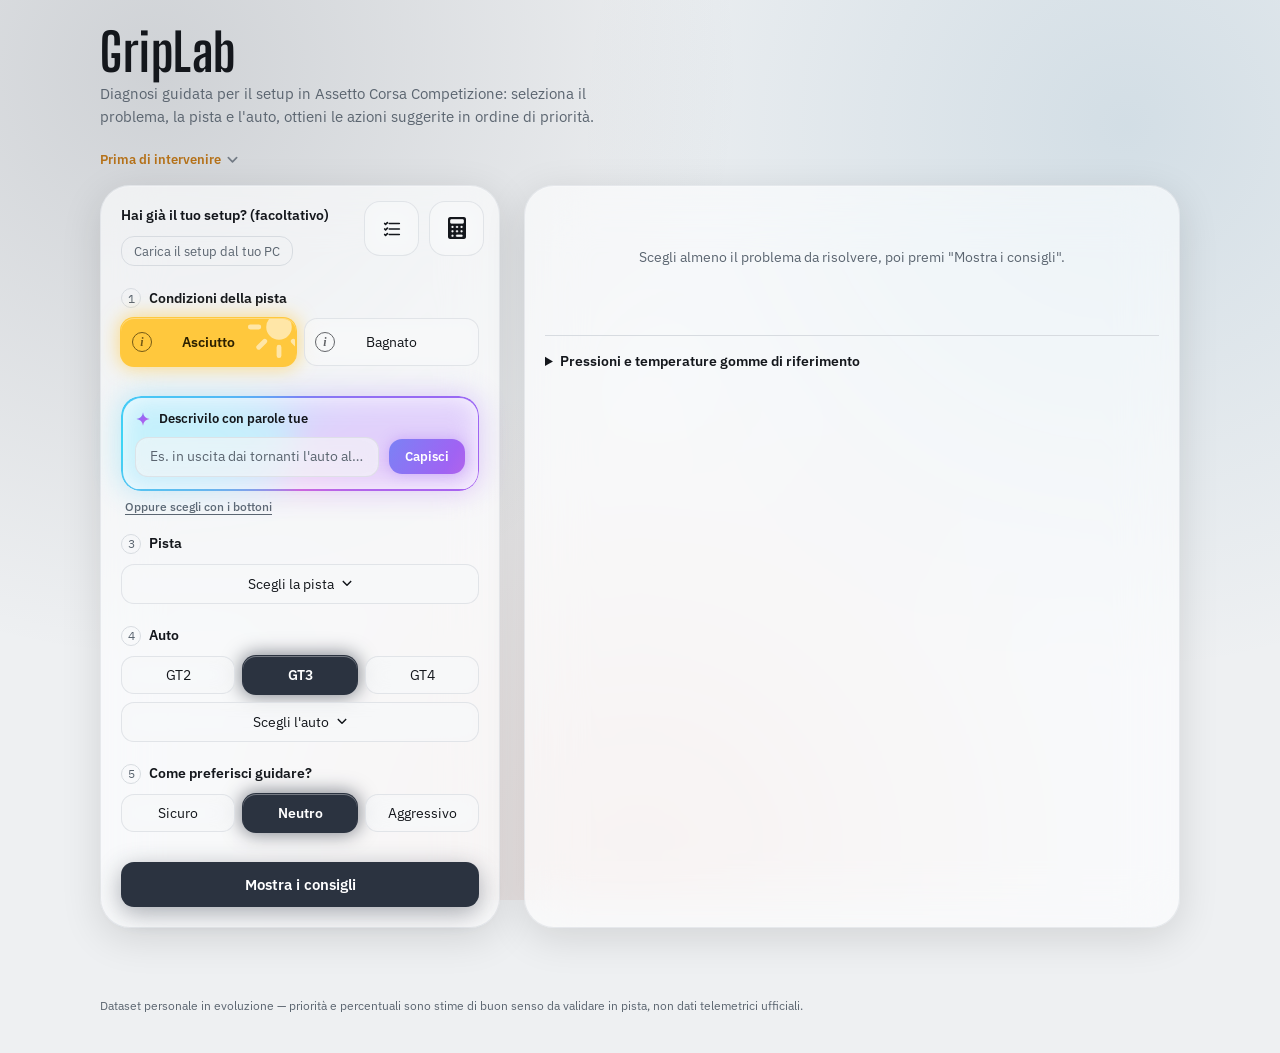
<file: index.html>
<!DOCTYPE html>
<html lang="it">
<head>
<meta charset="UTF-8">
<meta name="viewport" content="width=device-width, initial-scale=1, viewport-fit=cover">
<title>GripLab — Setup e guida per ACC</title>
<link rel="icon" href="data:image/svg+xml,<svg xmlns=%22http://www.w3.org/2000/svg%22 viewBox=%220 0 100 100%22><text y=%22.9em%22 font-size=%2290%22>🏁</text></svg>">
<link rel="preconnect" href="https://fonts.googleapis.com">
<link rel="preconnect" href="https://fonts.gstatic.com" crossorigin>
<link href="https://fonts.googleapis.com/css2?family=Big+Shoulders+Display:wght@600;700&family=IBM+Plex+Sans:wght@400;500;600&family=IBM+Plex+Mono:wght@400;500&family=Michroma&family=Sofia+Sans+Condensed:wght@500;600&display=swap" rel="stylesheet">
<link rel="stylesheet" href="style.css">
</head>
<body>

<header class="top">
  <h1>GripLab</h1>
  <p>Diagnosi guidata per il setup in Assetto Corsa Competizione: seleziona il problema, la pista e l'auto, ottieni le azioni suggerite in ordine di priorità.</p>
</header>

<div class="principio-banner" id="principio-banner"></div>

<main>
  <section class="panel" id="selectors">
    <button type="button" class="calc-btn" id="calc-btn" aria-label="Apri il calcolatore carburante" aria-expanded="false" aria-controls="fuel-overlay"><span class="calc-ico" aria-hidden="true"></span></button>
    <!-- TEMPORANEO: appunti di lavoro (togliere con #note-overlay, .note-* in style.css e initNote in script.js) -->
    <button type="button" class="calc-btn note-btn" id="note-btn" aria-label="Apri gli appunti di lavoro (temporaneo)" aria-expanded="false" aria-controls="note-overlay"><svg viewBox="0 0 24 24" width="22" height="22" fill="none" stroke="currentColor" stroke-width="1.8" stroke-linecap="round" stroke-linejoin="round" aria-hidden="true"><path d="M9 6h11M9 12h11M9 18h11"/><path d="M4 6l1 1 2-2M4 12l1 1 2-2M4 18l1 1 2-2"/></svg></button>

    <div class="step setup-file-step">
      <div class="step-label"><span class="txt">Hai già il tuo setup? (facoltativo)</span></div>
      <div class="setup-carica">
        <button type="button" class="setup-azzera" id="setup-file-btn">Carica il setup dal tuo PC</button>
        <input type="file" id="setup-file" accept=".json,application/json" hidden>
        <span class="setup-esito" id="setup-esito"></span>
      </div>
    </div>

    <div class="step">
      <div class="step-label"><span class="step-num">1</span><span class="txt">Condizioni della pista</span></div>
      <div class="choices" id="condizioni-choices"></div>
      <div class="collapse" id="condizioni-wrap">
        <div class="collapse-inner"><div class="info-box condizioni-info" id="condizioni-info"></div></div>
      </div>
    </div>

    <div class="step testo-step">
      <div class="testo-box testo-apri" id="testo-apri" role="button" tabindex="0" aria-haspopup="dialog" aria-expanded="false" aria-controls="chat-overlay" aria-label="Descrivilo con parole tue: apri la finestra per scrivere">
        <div class="testo-titolo"><svg class="testo-stella" viewBox="0 0 24 24" aria-hidden="true"><defs><linearGradient id="testo-grad" x1="0" y1="0" x2="1" y2="1"><stop offset="0" stop-color="#7b82f5"/><stop offset=".5" stop-color="#a063f3"/><stop offset="1" stop-color="#cc66de"/></linearGradient></defs><path fill="url(#testo-grad)" d="M12 2C12.8 8 16 11.2 22 12 16 12.8 12.8 16 12 22 11.2 16 8 12.8 2 12 8 11.2 11.2 8 12 2Z"/></svg><span>Descrivilo con parole tue</span></div>
        <div class="testo-form testo-form-finto" aria-hidden="true">
          <span class="field testo-finto">Es. in uscita dai tornanti l'auto allarga</span>
          <span class="testo-invia">Capisci</span>
        </div>
      </div>
      <div class="testo-esito testo-riepilogo" id="testo-riepilogo" aria-live="polite" hidden></div>
      <button type="button" class="testo-bottoni testo-bottoni-pagina" id="bottoni-apri">Oppure scegli con i bottoni</button>
    </div>

    <div class="step substep" id="problema-step">
      <div class="step-label"><span class="step-num">2</span><span class="txt">Cosa vuoi risolvere?</span></div>
      <div class="choices" id="problema-choices"></div>
    </div>
    <div class="info-box" id="carattere-naturale"></div>

    <div class="step substep" id="fase-step">
      <div class="step-label"><span class="txt">In che fase della curva?</span></div>
      <div class="choices" id="fase-choices"></div>
    </div>

    <div class="step substep" id="sottocaso-step">
      <div class="step-label"><span class="txt" id="sottocaso-domanda">Quando si manifesta?</span></div>
      <div class="choices" id="sottocaso-choices"></div>
    </div>

    <div class="step substep" id="velocita-step">
      <div class="step-label"><span class="txt">Che tipo di curva? (facoltativo)</span></div>
      <div class="choices" id="velocita-choices"></div>
    </div>

    <div class="step substep" id="gomme-step">
      <div class="step-label"><span class="txt" id="gomme-step-label">Quali gomme? (tocca per selezionare)</span></div>
      <div class="choices" id="gomme-modalita-choices" style="margin-bottom:12px;"></div>
      <div class="wheel-grid" id="wheel-grid"></div>
    </div>

    <div class="step">
      <div class="step-label"><span class="step-num">3</span><span class="txt">Pista</span></div>
      <select class="field sel-pill" id="pista-select" aria-label="Cambia pista"></select>
      <span class="cambia-label" aria-hidden="true"><span class="cambia-testo">Cambia</span><svg viewBox="0 0 12 8" width="12" height="8" fill="none" stroke="currentColor" stroke-width="1.8" stroke-linecap="round" stroke-linejoin="round"><path d="M1.5 1.5 6 6l4.5-4.5"/></svg></span>
      <div class="info-box" id="pista-info"></div>
      <div class="pista-hint" id="pista-hint"></div>
    </div>

    <div class="step">
      <div class="step-label"><span class="step-num">4</span><span class="txt">Auto</span></div>
      <div class="choices" id="categoria-choices"></div>
      <select class="field sel-pill" id="auto-select" aria-label="Cambia auto"></select>
      <span class="cambia-label" aria-hidden="true"><span class="cambia-testo">Cambia</span><svg viewBox="0 0 12 8" width="12" height="8" fill="none" stroke="currentColor" stroke-width="1.8" stroke-linecap="round" stroke-linejoin="round"><path d="M1.5 1.5 6 6l4.5-4.5"/></svg></span>
      <div class="info-box" id="car-info"></div>
    </div>

    <div class="step">
      <div class="step-label"><span class="step-num">5</span><span class="txt">Come preferisci guidare?</span></div>
      <div class="choices" id="preferenza-choices"></div>
    </div>

    <button class="cta" id="show-btn">Mostra i consigli</button>
  </section>

  <section class="panel" id="results">
    <div class="results-empty" id="results-empty">Scegli almeno il problema da risolvere, poi premi "Mostra i consigli".</div>
    <div id="results-content" style="display:none;"></div>
    <div id="setup-panel" class="setup-panel" style="display:none;"></div>

    <details class="tyres">
      <summary>Pressioni e temperature gomme di riferimento</summary>
      <div class="tyre-grid" id="tyre-grid"></div>
    </details>

  </section>
</main>

<footer class="foot">Dataset personale in evoluzione — priorità e percentuali sono stime di buon senso da validare in pista, non dati telemetrici ufficiali.</footer>

<div class="fuel-overlay" id="fuel-overlay" hidden>
  <div class="fuel-fondo" id="fuel-fondo"></div>
  <div class="fuel-modal" id="fuel-modal" role="dialog" aria-modal="true" aria-labelledby="fuel-titolo">
    <div class="fuel-testa">
      <h2 id="fuel-titolo">Calcolatore carburante</h2>
      <button type="button" class="fuel-chiudi" id="fuel-chiudi" aria-label="Chiudi il calcolatore">
        <svg viewBox="0 0 12 12" width="12" height="12" fill="none" stroke="currentColor" stroke-width="1.8" stroke-linecap="round" aria-hidden="true"><path d="M2 2l8 8M10 2l-8 8"/></svg>
      </button>
    </div>
      <div class="fuel-campo">
        <span class="fuel-etichetta">Durata gara o numero di giri</span>
        <div class="fuel-riga">
          <div class="fuel-tempo" data-campo="durata">
            <input class="field fuel-box" data-k="h" maxlength="1" inputmode="numeric" autocomplete="off" placeholder="0" aria-label="Ore"><span class="fuel-unita">h</span>
            <input class="field fuel-box" data-k="m" maxlength="2" inputmode="numeric" autocomplete="off" placeholder="00" aria-label="Minuti"><span class="fuel-unita">min</span>
          </div>
          <span class="fuel-o">o</span>
          <div class="fuel-tempo" data-campo="giri">
            <input class="field fuel-box fuel-box-lungo" data-k="n" maxlength="3" inputmode="numeric" autocomplete="off" placeholder="0" aria-label="Numero di giri"><span class="fuel-unita">giri</span>
          </div>
        </div>
      </div>
      <div class="fuel-campo" id="fuel-campo-giro">
        <span class="fuel-etichetta">Tempo sul giro</span>
        <div class="fuel-tempo" data-campo="giro">
          <input class="field fuel-box" data-k="m" maxlength="1" inputmode="numeric" autocomplete="off" placeholder="1" aria-label="Minuti"><span class="fuel-unita">:</span>
          <input class="field fuel-box" data-k="s" maxlength="2" inputmode="numeric" autocomplete="off" placeholder="48" aria-label="Secondi"><span class="fuel-unita">.</span>
          <input class="field fuel-box fuel-box-lungo" data-k="d" maxlength="3" inputmode="numeric" autocomplete="off" placeholder="500" aria-label="Decimali dei secondi">
        </div>
      </div>
      <label class="fuel-campo">
        <span class="fuel-etichetta">Consumo per giro (litri)</span>
        <input class="field fuel-consumo" id="fuel-consumo" type="text" inputmode="decimal" autocomplete="off" placeholder="3.2">
      </label>
      <div class="fuel-out" id="fuel-out" aria-live="polite"></div>
  </div>
</div>

<div class="fuel-overlay chat-overlay" id="chat-overlay" hidden>
  <div class="fuel-fondo" id="chat-fondo"></div>
  <div class="fuel-modal testo-box chat-modal" id="chat-modal" role="dialog" aria-modal="true" aria-labelledby="chat-titolo">
    <div class="fuel-testa">
      <h2 id="chat-titolo" class="testo-titolo"><svg class="testo-stella" viewBox="0 0 24 24" aria-hidden="true"><defs><linearGradient id="testo-grad2" x1="0" y1="0" x2="1" y2="1"><stop offset="0" stop-color="#7b82f5"/><stop offset=".5" stop-color="#a063f3"/><stop offset="1" stop-color="#cc66de"/></linearGradient></defs><path fill="url(#testo-grad2)" d="M12 2C12.8 8 16 11.2 22 12 16 12.8 12.8 16 12 22 11.2 16 8 12.8 2 12 8 11.2 11.2 8 12 2Z"/></svg><span>Descrivi il problema</span></h2>
      <button type="button" class="testo-bottoni" id="testo-bottoni" hidden>Usa i bottoni</button>
      <button type="button" class="fuel-chiudi" id="chat-chiudi" aria-label="Chiudi">
        <svg viewBox="0 0 12 12" width="12" height="12" fill="none" stroke="currentColor" stroke-width="1.8" stroke-linecap="round" aria-hidden="true"><path d="M2 2l8 8M10 2l-8 8"/></svg>
      </button>
    </div>
    <form class="testo-form" id="testo-form" autocomplete="off">
      <div class="testo-live" id="testo-live" aria-live="polite"></div>
      <textarea class="testo-input" id="testo-input" rows="3" maxlength="400" placeholder="Scrivi cosa fa l'auto e dove, per esempio: in uscita dai tornanti lenti l'auto allarga" aria-label="Descrivi il problema con parole tue"></textarea>
      <div class="testo-riga">
        <span class="testo-suggerimento">Invio per inviare · Maiusc+Invio per andare a capo</span>
        <button type="submit" class="testo-invia" id="testo-invia">Capisci</button>
      </div>
    </form>
    <div class="testo-esito" id="testo-esito" aria-live="polite" hidden></div>
  </div>
</div>

<!-- TEMPORANEO: appunti di lavoro, si apre dal bottone accanto alla calcolatrice -->
<div class="fuel-overlay" id="note-overlay" hidden>
  <div class="fuel-fondo" id="note-fondo"></div>
  <div class="fuel-modal note-modal" id="note-modal" role="dialog" aria-modal="true" aria-labelledby="note-titolo">
    <div class="fuel-testa">
      <h2 id="note-titolo">Appunti di lavoro <small>(temporaneo)</small></h2>
      <button type="button" class="fuel-chiudi" id="note-chiudi" aria-label="Chiudi gli appunti">
        <svg viewBox="0 0 12 12" width="12" height="12" fill="none" stroke="currentColor" stroke-width="1.8" stroke-linecap="round" aria-hidden="true"><path d="M2 2l8 8M10 2l-8 8"/></svg>
      </button>
    </div>

    <h3>Da decidere <small>(PDF «Edriver 101» contro il nostro JSON)</small></h3>
    <ol>
      <li><b>Toe posteriore in sovrasterzo (ingresso):</b> il PDF dice «riduci la convergenza», noi «aumenta il toe-in» (fonte Coach Dave). Il PDF non dice per quale sim è: per ora teniamo il nostro.</li>
      <li><b>Bump lento anteriore in frenata rettilinea:</b> il PDF dice di diminuirlo, noi lo aumentiamo. <i>Verificato:</i> Coach Dave scrive che con il bump lento anteriore troppo morbido l'auto fa più beccheggio e trasferisce il carico troppo in fretta (sovrasterzo in inserimento) e che irrigidirlo aiuta; conferma la nostra direzione. Il PDF non ha conferme indipendenti (la stessa tabella gira su alcuni forum). Nessuna fonte ACC parla del bump lento anteriore in frenata in modo esplicito.</li>
      <li><b>Precarico in uscita, sovrasterzo, senza tipo di curva:</b> noi diciamo «aumenta», in curva lenta «riduci» (come il PDF): incoerenza nostra.</li>
      <li><b>Molle anteriori in ingresso:</b> il PDF le dà a tutte le velocità, noi solo in curva veloce.</li>
    </ol>

    <h3>Mancano nell'app</h3>
    <ul>
      <li><b>Molle anteriori più rigide in frenata</b> (beccheggio eccessivo): lo dicono sia il PDF sia Coach Dave («Oversteer under braking: stiffen front springs»); in «instabilità in frenata, rettilinea» non c'è.</li>
      <li>Bloccaggio anteriore o dei freni (brake bias, potenza frenante).</li>
      <li>«Controlla le pressioni» nel sotto e sovrasterzo.</li>
      <li>Sovrasterzo in rilascio (più bloccaggio del differenziale); «coasting» non è una fase dell'app.</li>
    </ul>

    <h3>Da fare</h3>
    <ul>
      <li><b>Invertire l'ordine:</b> prima la fase (Frenata, Ingresso, Apex, Uscita, Altro), poi il sintomo. «Altro» = cordoli, cambio direzione, gomme (da confermare).</li>
      <li><b>Curve a velocità media:</b> fatte (lenta &lt;110, media 110-170, veloce &gt;170); le priorità della media sono una prima bozza (ala P2, splitter e caster P3): da sistemare usando l'app. <b>Chicane:</b> da aggiungere più avanti, serve capire come si comporta l'auto.</li>
      <li><b>Profilo pilota:</b> da analizzare con calma (cosa cambia tra gli stili: solo le quantità o anche i parametri? come si crea? hai regole concrete?).</li>
      <li><b>Curve delle piste:</b> correggere la bozza <code>data/acc-curve-piste.json</code> (Monza, Imola, Misano), poi farla leggere all'interprete del testo.</li>
      <li>Aggiungere o correggere il JSON con quello che serve del PDF: il JSON resta la fonte di verità.</li>
    </ul>
  </div>
</div>

<script src="script.js"></script>
</body>
</html>
</file>
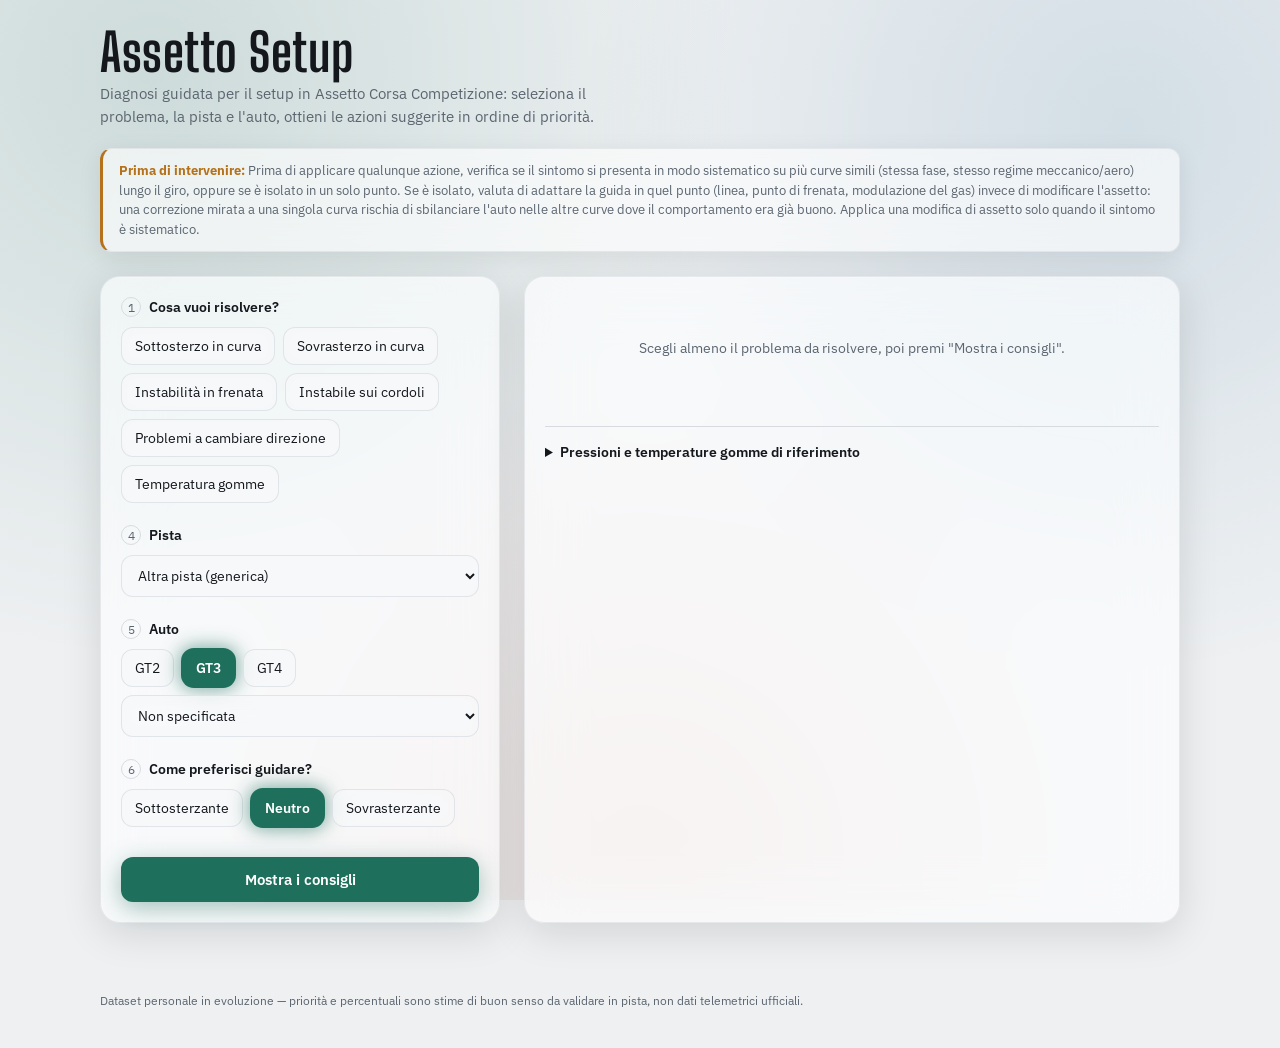
<file: acc-setup-wizard.html>
<!DOCTYPE html>
<html lang="it">
<head>
<meta charset="UTF-8">
<meta name="viewport" content="width=device-width, initial-scale=1, viewport-fit=cover">
<title>Assetto Setup — Assistente ACC</title>
<link rel="icon" href="data:image/svg+xml,<svg xmlns=%22http://www.w3.org/2000/svg%22 viewBox=%220 0 100 100%22><text y=%22.9em%22 font-size=%2290%22>🏁</text></svg>">
<link rel="preconnect" href="https://fonts.googleapis.com">
<link rel="preconnect" href="https://fonts.gstatic.com" crossorigin>
<link href="https://fonts.googleapis.com/css2?family=Big+Shoulders+Display:wght@600;700&family=IBM+Plex+Sans:wght@400;500;600&family=IBM+Plex+Mono:wght@400;500&display=swap" rel="stylesheet">
<style>
  :root{
    --bg:#EEF0F2; --text:#14171C; --surface:#FFFFFF; --surface-2:#F5F6F8; --border:#D7DBE0;
    --accent:#1E6F5C; --accent-text:#FFFFFF; --amber:#B5721A; --understeer:#2A6F97; --oversteer:#B14B32; --muted:#5B6570;
    --radius:20px; --radius-sm:12px;
    --font-display:'Big Shoulders Display','Arial Narrow',sans-serif;
    --font-body:'IBM Plex Sans',-apple-system,BlinkMacSystemFont,'Segoe UI',Roboto,sans-serif;
    --font-mono:'IBM Plex Mono','SFMono-Regular',Consolas,monospace;
    box-sizing:border-box;
    padding-top:env(safe-area-inset-top,0px);
    padding-bottom:env(safe-area-inset-bottom,0px);
  }
  @media (prefers-color-scheme: dark){
    :root:not([data-theme="light"]){
      --bg:#14171C; --text:#E8EAED; --surface:#1C2129; --surface-2:#20262E; --border:#2A3038;
      --accent:#35B58C; --accent-text:#0B0F0D; --amber:#E8A33D; --understeer:#6FB6E0; --oversteer:#E38560; --muted:#9AA3AD;
    }
  }
  :root[data-theme="dark"]{
    --bg:#14171C; --text:#E8EAED; --surface:#1C2129; --surface-2:#20262E; --border:#2A3038;
    --accent:#35B58C; --accent-text:#0B0F0D; --amber:#E8A33D; --understeer:#6FB6E0; --oversteer:#E38560; --muted:#9AA3AD;
  }
  *{box-sizing:border-box;}
  html{scroll-padding-top:env(safe-area-inset-top,0px);}
  html,body{height:100%;}
  body{
    margin:0; color:var(--text); font-family:var(--font-body);
    -webkit-font-smoothing:antialiased;
    background:
      radial-gradient(circle at 12% 8%, color-mix(in srgb, var(--accent) 16%, transparent), transparent 42%),
      radial-gradient(circle at 88% 14%, color-mix(in srgb, var(--understeer) 14%, transparent), transparent 40%),
      radial-gradient(circle at 50% 95%, color-mix(in srgb, var(--oversteer) 10%, transparent), transparent 45%),
      var(--bg);
    background-attachment:fixed;
  }
  a{color:var(--accent);}
  header.top{
    padding:28px 20px 20px; max-width:1120px; margin:0 auto;
  }
  header.top h1{
    font-family:var(--font-display); font-weight:700; font-size:clamp(32px,5vw,52px);
    letter-spacing:0.01em; margin:0 0 6px; line-height:0.95;
  }
  header.top p{
    margin:0; color:var(--muted); font-size:15px; max-width:60ch; line-height:1.5;
  }
  .principio-banner{
    max-width:1120px; margin:0 auto 24px; padding:0 20px;
  }
  .principio-banner .inner{
    background:color-mix(in srgb, var(--surface) 60%, transparent);
    -webkit-backdrop-filter:blur(20px); backdrop-filter:blur(20px);
    border:1px solid color-mix(in srgb, var(--border) 55%, transparent); border-left:3px solid var(--amber);
    border-radius:var(--radius-sm); padding:12px 16px; font-size:13px; line-height:1.5; color:var(--muted);
    box-shadow:0 6px 24px rgba(0,0,0,.08);
  }
  .principio-banner .inner b{ color:var(--amber); }
  main{
    max-width:1120px; margin:0 auto; padding:0 20px 60px;
    display:grid; grid-template-columns:400px 1fr; gap:24px;
  }
  @media (max-width:860px){
    main{grid-template-columns:1fr;}
  }
  section.panel{
    background:color-mix(in srgb, var(--surface) 62%, transparent);
    -webkit-backdrop-filter:blur(28px) saturate(160%); backdrop-filter:blur(28px) saturate(160%);
    border:1px solid color-mix(in srgb, var(--border) 55%, transparent); border-radius:var(--radius);
    box-shadow:0 10px 40px rgba(0,0,0,.12), inset 0 1px 0 color-mix(in srgb, white 20%, transparent);
    padding:20px;
  }
  .step{ margin-bottom:22px; }
  .step:last-of-type{ margin-bottom:0; }
  .step-label{
    display:flex; align-items:baseline; gap:8px; margin-bottom:10px;
  }
  .step-num{
    font-family:var(--font-mono); font-size:12px; color:var(--muted); border:1px solid var(--border);
    border-radius:50%; width:20px; height:20px; display:inline-flex; align-items:center; justify-content:center;
    flex:none;
  }
  .step-label span.txt{ font-size:14px; font-weight:600; }
  .choices{ display:flex; flex-wrap:wrap; gap:8px; margin-bottom:8px; }
  .choice-btn{
    font-family:var(--font-body); font-size:13.5px; padding:9px 13px; border-radius:var(--radius-sm);
    border:1px solid color-mix(in srgb, var(--border) 70%, transparent);
    background:color-mix(in srgb, var(--surface-2) 65%, transparent);
    -webkit-backdrop-filter:blur(10px); backdrop-filter:blur(10px);
    color:var(--text); cursor:pointer;
    transition:transform .12s ease, border-color .15s ease, background .15s ease, box-shadow .2s ease;
  }
  .choice-btn:hover{ border-color:var(--accent); }
  .choice-btn:active{ transform:scale(.95); }
  .choice-btn.active{
    background:var(--accent); color:var(--accent-text); border-color:var(--accent); font-weight:600;
    box-shadow:0 0 0 1px var(--accent), 0 0 18px 3px color-mix(in srgb, var(--accent) 55%, transparent);
  }
  select.field{
    width:100%; font-family:var(--font-body); font-size:14px; padding:10px 12px; border-radius:var(--radius-sm);
    border:1px solid color-mix(in srgb, var(--border) 70%, transparent);
    background:color-mix(in srgb, var(--surface-2) 65%, transparent);
    -webkit-backdrop-filter:blur(10px); backdrop-filter:blur(10px);
    color:var(--text);
  }
  .info-box{
    margin-top:10px; padding:10px 12px; border-radius:var(--radius-sm);
    background:color-mix(in srgb, var(--surface-2) 55%, transparent);
    -webkit-backdrop-filter:blur(14px); backdrop-filter:blur(14px);
    border:1px solid color-mix(in srgb, var(--border) 60%, transparent); font-size:12.5px; line-height:1.5; color:var(--muted); display:none;
  }
  .info-box.visible{ display:block; }
  .info-box .info-box-tags{ display:flex; gap:6px; margin-bottom:6px; flex-wrap:wrap; }
  .pista-hint{
    margin-top:10px; padding:10px 12px; border-radius:var(--radius-sm);
    background:color-mix(in srgb, var(--surface-2) 55%, transparent);
    -webkit-backdrop-filter:blur(14px); backdrop-filter:blur(14px);
    border:1px solid color-mix(in srgb, var(--border) 60%, transparent); border-left:3px solid var(--understeer);
    font-size:12.5px; line-height:1.5; color:var(--text); display:none;
  }
  .pista-hint.visible{ display:block; }
  .pista-hint b{ color:var(--understeer); }
  .substep{ display:none; }
  .substep.visible{ display:block; }
  .wheel-grid{
    display:grid; grid-template-columns:1fr 68px 1fr; grid-template-rows:auto auto;
    grid-template-areas:"lf car rf" "lr car rr";
    gap:10px; align-items:center;
  }
  .wheel-car{ grid-area:car; display:flex; align-items:center; justify-content:center; }
  .wheel-car svg{ width:52px; height:auto; filter:drop-shadow(0 4px 14px rgba(0,0,0,.18)); }
  .wheel-car .car-rail{ fill:color-mix(in srgb, var(--muted) 28%, transparent); stroke:var(--border); stroke-width:1.5; }
  .wheel-car .car-hub{ fill:var(--accent); }
  .wheel-car .car-wheel{ fill:var(--muted); opacity:.7; stroke:var(--border); stroke-width:1; }
  .wheel-card{
    background:color-mix(in srgb, var(--surface-2) 60%, transparent);
    -webkit-backdrop-filter:blur(10px); backdrop-filter:blur(10px);
    border:1px solid color-mix(in srgb, var(--border) 65%, transparent); border-radius:var(--radius-sm);
    padding:8px; text-align:center;
  }
  .wheel-card.lf{ grid-area:lf; } .wheel-card.rf{ grid-area:rf; }
  .wheel-card.lr{ grid-area:lr; } .wheel-card.rr{ grid-area:rr; }
  .wheel-card .wheel-label{ font-size:10.5px; color:var(--muted); margin-bottom:5px; font-family:var(--font-mono); }
  .wheel-buttons{ display:flex; gap:4px; }
  .wheel-btn{
    flex:1; font-size:11px; padding:6px 2px; border-radius:8px; border:1px solid color-mix(in srgb, var(--border) 70%, transparent);
    background:color-mix(in srgb, var(--surface) 70%, transparent); color:var(--text); cursor:pointer;
    transition:transform .12s ease, box-shadow .2s ease, background .15s ease;
  }
  .wheel-btn:active{ transform:scale(.92); }
  .wheel-btn.active-alta{
    background:var(--oversteer); border-color:var(--oversteer); color:#fff; font-weight:600;
    box-shadow:0 0 0 1px var(--oversteer), 0 0 14px 3px color-mix(in srgb, var(--oversteer) 60%, transparent);
  }
  .wheel-btn.active-bassa{
    background:var(--understeer); border-color:var(--understeer); color:#fff; font-weight:600;
    box-shadow:0 0 0 1px var(--understeer), 0 0 14px 3px color-mix(in srgb, var(--understeer) 60%, transparent);
  }
  .omi-inputs{ display:flex; gap:4px; margin:0 0 6px; }
  .wheel-card.lr .omi-inputs, .wheel-card.rr .omi-inputs{ margin:6px 0 0; }
  .omi-box{ flex:1; }
  .omi-letter{ font-family:var(--font-mono); font-size:9.5px; color:var(--muted); text-align:center; margin-bottom:2px; }
  .omi-input{
    width:100%; font-family:var(--font-mono); font-size:12px; text-align:center; padding:4px 0;
    border-radius:6px; border:1px solid color-mix(in srgb, var(--border) 70%, transparent);
    background:color-mix(in srgb, var(--surface) 70%, transparent); color:var(--text);
    -moz-appearance:textfield;
  }
  .omi-input::-webkit-outer-spin-button, .omi-input::-webkit-inner-spin-button{ -webkit-appearance:none; margin:0; }
  .gomma-av-riepilogo{ font-family:var(--font-mono); font-size:11.5px; color:var(--muted); margin-bottom:8px; }
  .gomma-av-distrib{ font-size:13px; font-weight:600; margin-bottom:6px; }
  .gomma-av-distrib.gomma-av-ottima{ color:var(--accent); }
  .gomma-av-distrib.gomma-av-accettabile{ color:var(--amber); }
  .gomma-av-distrib.gomma-av-non_uniforme{ color:var(--oversteer); }
  .gomma-av-problema{ font-size:13.5px; font-weight:600; margin:10px 0 4px; }
  .gomma-av-tendenza{ font-size:12.5px; line-height:1.5; color:var(--muted); margin:4px 0 8px; font-style:italic; }
  .gomma-av-consigli{ margin:0 0 10px; padding-left:20px; }
  .gomma-av-consigli li{ font-size:13px; line-height:1.5; color:var(--text); }
  .gomma-risultato{ margin-bottom:16px; padding-top:12px; border-top:1px solid var(--border); }
  .gomma-risultato:first-of-type{ border-top:none; padding-top:0; }
  .gomma-risultato-titolo{ font-family:var(--font-display); font-size:16px; font-weight:700; margin:0 0 6px; }
  .gomma-risultato-titolo .gomma-dir-alta{ color:var(--oversteer); }
  .gomma-risultato-titolo .gomma-dir-bassa{ color:var(--understeer); }
  .gomma-azioni{ margin:0; padding-left:18px; font-size:13.5px; line-height:1.5; }
  .gomma-azioni li{ margin-bottom:3px; }
  button.cta{
    width:100%; margin-top:22px; padding:13px 16px; border:none; border-radius:var(--radius-sm);
    background:var(--accent); color:var(--accent-text); font-family:var(--font-body); font-weight:600;
    font-size:15px; cursor:pointer;
    box-shadow:0 6px 24px color-mix(in srgb, var(--accent) 40%, transparent);
    transition:transform .12s ease, box-shadow .2s ease;
  }
  button.cta:hover{ box-shadow:0 8px 30px color-mix(in srgb, var(--accent) 55%, transparent); }
  button.cta:active{ transform:scale(.97); }
  button.cta:focus-visible, .choice-btn:focus-visible, select.field:focus-visible{
    outline:2px solid var(--accent); outline-offset:2px;
  }
  .results-empty{
    color:var(--muted); font-size:14px; padding:40px 10px; text-align:center; line-height:1.6;
  }
  .principio{
    background:color-mix(in srgb, var(--surface-2) 55%, transparent);
    -webkit-backdrop-filter:blur(14px); backdrop-filter:blur(14px);
    border-left:3px solid var(--amber); border-radius:var(--radius-sm);
    padding:14px 16px; font-size:13.5px; line-height:1.55; margin-bottom:20px; color:var(--text);
  }
  .principio b{ color:var(--amber); }
  .tecnica-guida{
    background:color-mix(in srgb, var(--accent) 12%, var(--surface-2) 88%);
    border-left:3px solid var(--accent); border-radius:var(--radius-sm);
    padding:14px 16px 12px; margin-bottom:20px;
  }
  .tecnica-guida-title{ font-family:var(--font-display); font-size:18px; font-weight:700; margin:0 0 8px; color:var(--accent); }
  .tecnica-guida ul{ margin:0; padding-left:20px; }
  .tecnica-guida li{ font-size:13.5px; line-height:1.55; color:var(--text); margin-bottom:4px; }
  .redirect-btn{ margin-top:4px; }
  .context-chips{ display:flex; flex-wrap:wrap; gap:8px; margin-bottom:18px; }
  .chip{
    font-family:var(--font-mono); font-size:12px; padding:5px 11px; border-radius:999px;
    background:color-mix(in srgb, var(--surface-2) 60%, transparent);
    border:1px solid color-mix(in srgb, var(--border) 65%, transparent); color:var(--muted);
  }
  .chip.sym-sottosterzo{ border-color:var(--understeer); color:var(--understeer); }
  .chip.sym-sovrasterzo{ border-color:var(--oversteer); color:var(--oversteer); }
  .chip.chip-consigliato{ border-color:var(--accent); color:var(--accent); font-family:var(--font-body); }
  :root{ --prio1:#E5484D; --prio2:#F08A24; --prio3:#E2B400; }
  @media (prefers-color-scheme: dark){
    :root:not([data-theme="light"]){ --prio1:#FF6B70; --prio2:#FFA25A; --prio3:#FFD84D; }
  }
  :root[data-theme="dark"]{ --prio1:#FF6B70; --prio2:#FFA25A; --prio3:#FFD84D; }
  .azione-testo.con-prio{ position:relative; padding-left:24px; }
  .prio{ position:absolute; left:0; top:2px; width:17px; height:17px; display:block; }
  .prio svg{ width:100%; height:100%; display:block; fill:currentColor; }
  .prio-1{ color:var(--prio1); }
  .prio-2{ color:var(--prio2); }
  .prio-3{ color:var(--prio3); }
  .tier{ margin-bottom:22px; }
  .tier-title{
    font-family:var(--font-display); font-size:20px; font-weight:700; margin:0 0 4px;
  }
  .tier-desc{ font-size:12.5px; color:var(--muted); margin:0 0 10px; }
  .tier-note{ font-size:12.5px; color:var(--amber); font-weight:500; margin:-2px 0 10px; }
  .tier-note-pista{ font-size:12.5px; color:var(--understeer); font-weight:500; margin:-2px 0 10px; }
  .azione{
    display:flex; justify-content:space-between; gap:14px; padding:12px 0;
    border-top:1px solid var(--border);
  }
  .azione:first-of-type{ border-top:none; }
  .azione-main{ flex:1; min-width:0; }
  .azione-testo{ font-size:14.5px; line-height:1.4; }
  .azione-meta{ display:flex; flex-wrap:wrap; gap:6px; margin-top:6px; }
  .tag{
    font-family:var(--font-mono); font-size:11px; padding:2px 8px; border-radius:999px; border:1px solid var(--border); color:var(--muted);
  }
  .tag.sym-sottosterzo{ border-color:var(--understeer); color:var(--understeer); }
  .tag.sym-sovrasterzo{ border-color:var(--oversteer); color:var(--oversteer); }
  .azione-note{ font-size:12px; color:var(--amber); margin-top:4px; }
  .azione-note-pista{ font-size:12px; color:var(--understeer); margin-top:4px; }
  .azione-perc{
    flex:none; text-align:right; font-family:var(--font-mono); font-size:13px; white-space:nowrap; padding-top:1px;
  }
  .perc-lieve{ color:var(--muted); }
  .perc-media{ color:var(--text); font-weight:500; }
  .perc-decisa{ color:var(--oversteer); font-weight:600; }
  .perc-old{ text-decoration:line-through; color:var(--muted); font-size:11px; margin-right:4px; }
  .facoltativa{ opacity:0.55; }
  .facoltativa .azione-testo::after{
    content:" — facoltativo"; color:var(--muted); font-style:italic; font-weight:400;
  }
  .avviso-auto{ border-left-color:var(--understeer); }
  .avviso-auto b{ color:var(--understeer); }
  .sconsigliata{ background:color-mix(in srgb, var(--oversteer) 8%, transparent); border-radius:var(--radius-sm); padding-left:8px; padding-right:8px; margin:0 -8px; }
  .azione-warn{ font-size:12px; color:var(--oversteer); margin-top:5px; font-weight:500; line-height:1.4; }
  details.tyres{ margin-top:26px; border-top:1px solid var(--border); padding-top:16px; }
  details.tyres summary{ cursor:pointer; font-weight:600; font-size:14px; }
  .tyre-grid{ display:grid; grid-template-columns:repeat(auto-fit,minmax(200px,1fr)); gap:10px; margin-top:14px; }
  .tyre-card{
    background:color-mix(in srgb, var(--surface-2) 55%, transparent);
    -webkit-backdrop-filter:blur(14px); backdrop-filter:blur(14px);
    border:1px solid color-mix(in srgb, var(--border) 60%, transparent); border-radius:var(--radius-sm); padding:12px 14px;
  }
  .tyre-card h4{ margin:0 0 6px; font-size:13.5px; }
  .tyre-card .val{ font-family:var(--font-mono); font-size:13px; color:var(--muted); line-height:1.6; }
  footer.foot{ max-width:1120px; margin:0 auto; padding:10px 20px 40px; color:var(--muted); font-size:12px; }
</style>
</head>
<body>

<header class="top">
  <h1>Assetto Setup</h1>
  <p>Diagnosi guidata per il setup in Assetto Corsa Competizione: seleziona il problema, la pista e l'auto, ottieni le azioni suggerite in ordine di priorità.</p>
</header>

<div class="principio-banner" id="principio-banner"></div>

<main>
  <section class="panel" id="selectors">

    <div class="step">
      <div class="step-label"><span class="step-num">1</span><span class="txt">Cosa vuoi risolvere?</span></div>
      <div class="choices" id="problema-choices"></div>
      <div class="info-box" id="carattere-naturale"></div>
    </div>

    <div class="step substep" id="fase-step">
      <div class="step-label"><span class="step-num">2</span><span class="txt">In che fase della curva?</span></div>
      <div class="choices" id="fase-choices"></div>
    </div>

    <div class="step substep" id="sottocaso-step">
      <div class="step-label"><span class="step-num">2</span><span class="txt" id="sottocaso-domanda">Quando si manifesta?</span></div>
      <div class="choices" id="sottocaso-choices"></div>
    </div>

    <div class="step substep" id="velocita-step">
      <div class="step-label"><span class="step-num">3</span><span class="txt">Che tipo di curva? (facoltativo)</span></div>
      <div class="choices" id="velocita-choices"></div>
    </div>

    <div class="step substep" id="gomme-step">
      <div class="step-label"><span class="step-num">2</span><span class="txt" id="gomme-step-label">Quali gomme? (tocca per selezionare)</span></div>
      <div class="choices" id="gomme-modalita-choices" style="margin-bottom:12px;"></div>
      <div class="choices" id="gomme-tipo-choices" style="margin-bottom:12px;"></div>
      <div class="wheel-grid" id="wheel-grid"></div>
    </div>

    <div class="step">
      <div class="step-label"><span class="step-num">4</span><span class="txt">Pista</span></div>
      <select class="field" id="pista-select"></select>
      <div class="info-box" id="pista-info"></div>
      <div class="pista-hint" id="pista-hint"></div>
    </div>

    <div class="step">
      <div class="step-label"><span class="step-num">5</span><span class="txt">Auto</span></div>
      <div class="choices" id="categoria-choices"></div>
      <select class="field" id="auto-select"></select>
      <div class="info-box" id="car-info"></div>
    </div>

    <div class="step">
      <div class="step-label"><span class="step-num">6</span><span class="txt">Come preferisci guidare?</span></div>
      <div class="choices" id="preferenza-choices"></div>
    </div>

    <button class="cta" id="show-btn">Mostra i consigli</button>
  </section>

  <section class="panel" id="results">
    <div class="results-empty" id="results-empty">Scegli almeno il problema da risolvere, poi premi "Mostra i consigli".</div>
    <div id="results-content" style="display:none;"></div>

    <details class="tyres">
      <summary>Pressioni e temperature gomme di riferimento</summary>
      <div class="tyre-grid" id="tyre-grid"></div>
    </details>
  </section>
</main>

<footer class="foot">Dataset personale in evoluzione — priorità e percentuali sono stime di buon senso da validare in pista, non dati telemetrici ufficiali.</footer>

<script>
const DATA = {
  "meta": {
    "simulatore": "Assetto Corsa Competizione",
    "versione_schema": "0.58",
    "descrizione": "Knowledge base per la diagnosi del setup: sintomo + fase/condizione -> azioni consigliate, pesate da priorità, regime, pista e auto",
    "convenzioni": "direzione 'aumenta'/'riduci' si riferisce al valore del parametro nel menu setup di ACC. Per ARB/Bump/Rebound: 'aumenta' = più rigido, 'riduci' = più morbido. Da verificare parametro per parametro con la UI reale del gioco.",
    "principio_diagnosi": "Prima di applicare qualunque azione, verifica se il sintomo si presenta in modo sistematico su più curve simili (stessa fase, stesso regime meccanico/aero) lungo il giro, oppure se è isolato in un solo punto. Se è isolato, valuta di adattare la guida in quel punto (linea, punto di frenata, modulazione del gas) invece di modificare l'assetto: una correzione mirata a una singola curva rischia di sbilanciare l'auto nelle altre curve dove il comportamento era già buono. Applica una modifica di assetto solo quando il sintomo è sistematico.",
    "livelli_percentuale": {
      "lieve": "circa 5% del range regolabile del parametro - per parametri molto sensibili o per affinare quando si è vicini al bilanciamento",
      "media": "circa 10% del range regolabile del parametro - punto di partenza standard per correggere un problema netto",
      "decisa": "circa 15-18% del range regolabile del parametro - per parametri con effetto poco percepibile a piccole variazioni (es. bump stop)"
    },
    "priorita": {
      "1": "Bilanciamento meccanico (ARB, molle, rake, dampers) - domina curve lente/medie, prima cosa da sistemare dopo le pressioni gomme",
      "2": "Bilanciamento aerodinamico (ala, altezza da terra) - domina curve veloci, si regola dopo il meccanico",
      "3": "Frenata, differenziale ed elettronica (brake bias, precarico, ABS, TC) - effetto rapido e molto percepibile, trasversale alle fasi",
      "4": "Rifinitura (camber, toe) - regolazioni sottili, da usare per l'ultimo affinamento"
    },
    "regime": {
      "meccanico": "il parametro domina il comportamento nelle curve lente/medie",
      "aero": "il parametro domina il comportamento nelle curve veloci (indicativamente oltre ~145 km/h)",
      "trasversale": "il parametro è rilevante indipendentemente dalla velocità di curva"
    },
    "nota_affidabilita": "Percentuali, priorità e regime sono stime di buon senso basate su principi generali di setup ACC (bilanciamento meccanico prima dell'aero, dampers poco percepibili, brake bias molto sensibile), da validare e affinare con test reali in pista.",
    "campi_da_espandere_in_futuro": [
      "avvertenze per altre auto quando servono davvero (non tutto il roster)",
      "FAQ generata da combinazioni fase+sintomo+pista+auto invece di elenco statico",
      "valori numerici assoluti per parametro/auto"
    ],
    "note_piste": "Il campo usura_gomme è quello con meno riscontri diretti trovati finora: 'elevata' sul Nordschleife è ben supportato da fonti reali, mentre per le altre piste è un valore di default prudente ('normale') più che una verifica puntuale — da affinare con l'esperienza.",
    "note_curve_direzione": "Il campo curve_direzione è verificato con fonti esterne solo per Monza, Silverstone, Zandvoort, Misano e Nordschleife; le altre piste sono impostate su 'equilibrato' come default prudente in assenza di un conteggio affidabile trovato.",
    "priorita_problema": {
      "descrizione": "Per i problemi che hanno 'priorita_parametri', i consigli sono raggruppati per livello di priorità (indipendente da auto e pista) invece che per categoria. L'ordine dei parametri dentro a un livello è quello della lista; i parametri non elencati vanno a livello 4, in fondo.",
      "simboli": {
        "1": "attenzione rosso",
        "2": "attenzione arancione",
        "3": "attenzione giallo",
        "4": "nessun simbolo"
      }
    },
    "priorita_velocita_curva": {
      "sottosterzo": {
        "ingresso": {
          "bassa": [
            {
              "livello": 1,
              "parametri": [
                {
                  "parametro": "brake_bias"
                },
                {
                  "parametro": "arb_ant"
                },
                {
                  "parametro": "arb_post"
                }
              ]
            },
            {
              "livello": 2,
              "parametri": [
                {
                  "parametro": "bump_stop_range_ant"
                },
                {
                  "parametro": "bump_stop_range_post"
                },
                {
                  "parametro": "rake"
                }
              ]
            },
            {
              "livello": 3,
              "parametri": [
                {
                  "parametro": "bump_stop_ant"
                },
                {
                  "parametro": "bump_stop_post"
                },
                {
                  "parametro": "molle_ant"
                },
                {
                  "parametro": "molle_post"
                }
              ]
            },
            {
              "livello": 4,
              "parametri": [
                {
                  "parametro": "bump_lento_ant"
                },
                {
                  "parametro": "bump_lento_post"
                },
                {
                  "parametro": "bump_veloce"
                },
                {
                  "parametro": "rebound_lento_ant"
                },
                {
                  "parametro": "rebound_lento_post"
                },
                {
                  "parametro": "rebound_post"
                }
              ]
            }
          ],
          "alta": [
            {
              "livello": 1,
              "parametri": [
                {
                  "parametro": "rake",
                  "percentuale": "media"
                },
                {
                  "parametro": "ala_post",
                  "percentuale": "media"
                },
                {
                  "parametro": "splitter_ant",
                  "percentuale": "media"
                }
              ]
            },
            {
              "livello": 2,
              "parametri": [
                {
                  "parametro": "bump_stop_range_ant",
                  "percentuale": "media"
                },
                {
                  "parametro": "arb_ant",
                  "percentuale": "lieve"
                },
                {
                  "parametro": "arb_post",
                  "percentuale": "lieve"
                }
              ]
            },
            {
              "livello": 3,
              "parametri": [
                {
                  "parametro": "bump_stop_ant",
                  "percentuale": "media"
                },
                {
                  "parametro": "molle_ant",
                  "percentuale": "lieve"
                },
                {
                  "parametro": "molle_post",
                  "percentuale": "lieve"
                }
              ]
            },
            {
              "livello": 4,
              "parametri": [
                {
                  "parametro": "rebound_lento_ant",
                  "percentuale": "lieve"
                },
                {
                  "parametro": "rebound_lento_post",
                  "percentuale": "lieve"
                },
                {
                  "parametro": "caster_ant",
                  "percentuale": "lieve"
                }
              ]
            }
          ]
        },
        "apex": {
          "bassa": [
            {
              "livello": 1,
              "parametri": [
                {
                  "parametro": "arb_ant",
                  "percentuale": "media"
                },
                {
                  "parametro": "arb_post",
                  "percentuale": "media"
                },
                {
                  "parametro": "molle_ant",
                  "percentuale": "lieve"
                }
              ]
            },
            {
              "livello": 2,
              "parametri": [
                {
                  "parametro": "molle_post",
                  "percentuale": "lieve"
                },
                {
                  "parametro": "precarico_differenziale",
                  "percentuale": "lieve"
                },
                {
                  "parametro": "camber_ant",
                  "percentuale": "lieve"
                }
              ]
            },
            {
              "livello": 3,
              "parametri": [
                {
                  "parametro": "rake",
                  "percentuale": "lieve"
                },
                {
                  "parametro": "bump_stop_range_ant",
                  "percentuale": "lieve"
                },
                {
                  "parametro": "bump_stop_ant",
                  "percentuale": "lieve"
                }
              ]
            },
            {
              "livello": 4,
              "parametri": [
                {
                  "parametro": "ala_post",
                  "percentuale": "lieve"
                },
                {
                  "parametro": "bump_lento_ant",
                  "percentuale": "lieve"
                },
                {
                  "parametro": "rebound_lento_ant",
                  "percentuale": "lieve"
                },
                {
                  "parametro": "bump_lento_post",
                  "percentuale": "lieve"
                },
                {
                  "parametro": "rebound_lento_post",
                  "percentuale": "lieve"
                }
              ]
            }
          ],
          "alta": [
            {
              "livello": 1,
              "parametri": [
                {
                  "parametro": "rake",
                  "percentuale": "media"
                },
                {
                  "parametro": "ala_post",
                  "percentuale": "lieve"
                },
                {
                  "parametro": "splitter_ant",
                  "percentuale": "media"
                }
              ]
            },
            {
              "livello": 2,
              "parametri": [
                {
                  "parametro": "arb_post",
                  "percentuale": "lieve"
                },
                {
                  "parametro": "molle_post",
                  "percentuale": "lieve"
                },
                {
                  "parametro": "arb_ant",
                  "percentuale": "lieve"
                }
              ]
            },
            {
              "livello": 3,
              "parametri": [
                {
                  "parametro": "molle_ant",
                  "percentuale": "lieve"
                },
                {
                  "parametro": "bump_stop_range_ant",
                  "percentuale": "lieve"
                },
                {
                  "parametro": "bump_stop_ant",
                  "percentuale": "lieve"
                },
                {
                  "parametro": "camber_ant",
                  "percentuale": "lieve"
                }
              ]
            },
            {
              "livello": 4,
              "parametri": [
                {
                  "parametro": "precarico_differenziale",
                  "percentuale": "lieve"
                },
                {
                  "parametro": "bump_lento_ant",
                  "percentuale": "lieve"
                },
                {
                  "parametro": "rebound_lento_ant",
                  "percentuale": "lieve"
                },
                {
                  "parametro": "bump_lento_post",
                  "percentuale": "lieve"
                },
                {
                  "parametro": "rebound_lento_post",
                  "percentuale": "lieve"
                },
                {
                  "parametro": "caster_ant",
                  "percentuale": "lieve"
                }
              ]
            }
          ]
        },
        "uscita": {
          "bassa": [
            {
              "livello": 1,
              "parametri": [
                {
                  "parametro": "arb_ant",
                  "percentuale": "media"
                },
                {
                  "parametro": "arb_post",
                  "percentuale": "lieve"
                },
                {
                  "parametro": "precarico_differenziale",
                  "percentuale": "lieve"
                }
              ]
            },
            {
              "livello": 2,
              "parametri": [
                {
                  "parametro": "molle_ant",
                  "percentuale": "lieve"
                },
                {
                  "parametro": "molle_post",
                  "percentuale": "lieve"
                },
                {
                  "parametro": "bump_stop_range_post",
                  "percentuale": "lieve"
                }
              ]
            },
            {
              "livello": 3,
              "parametri": [
                {
                  "parametro": "bump_stop_post",
                  "percentuale": "lieve"
                },
                {
                  "parametro": "rake",
                  "percentuale": "lieve"
                }
              ]
            },
            {
              "livello": 4,
              "parametri": [
                {
                  "parametro": "bump_lento_post",
                  "percentuale": "lieve"
                }
              ]
            }
          ],
          "alta": [
            {
              "livello": 1,
              "parametri": [
                {
                  "parametro": "rake",
                  "percentuale": "media"
                },
                {
                  "parametro": "ala_post",
                  "percentuale": "lieve"
                },
                {
                  "parametro": "bump_stop_range_post",
                  "percentuale": "lieve"
                },
                {
                  "parametro": "splitter_ant",
                  "percentuale": "media"
                }
              ]
            },
            {
              "livello": 2,
              "parametri": [
                {
                  "parametro": "arb_post",
                  "percentuale": "lieve"
                },
                {
                  "parametro": "molle_post",
                  "percentuale": "lieve"
                },
                {
                  "parametro": "arb_ant",
                  "percentuale": "lieve"
                },
                {
                  "parametro": "precarico_differenziale",
                  "percentuale": "lieve"
                }
              ]
            },
            {
              "livello": 3,
              "parametri": [
                {
                  "parametro": "bump_stop_post",
                  "percentuale": "lieve"
                },
                {
                  "parametro": "molle_ant",
                  "percentuale": "lieve"
                }
              ]
            },
            {
              "livello": 4,
              "parametri": [
                {
                  "parametro": "bump_lento_post",
                  "percentuale": "lieve"
                },
                {
                  "parametro": "caster_ant",
                  "percentuale": "lieve"
                }
              ]
            }
          ]
        }
      },
      "sovrasterzo": {
        "ingresso": {
          "bassa": [
            {
              "livello": 1,
              "parametri": [
                {
                  "parametro": "brake_bias"
                },
                {
                  "parametro": "arb_ant"
                },
                {
                  "parametro": "arb_post"
                }
              ]
            },
            {
              "livello": 2,
              "parametri": [
                {
                  "parametro": "bump_stop_range_ant"
                },
                {
                  "parametro": "bump_stop_range_post"
                },
                {
                  "parametro": "rake"
                },
                {
                  "parametro": "precarico_differenziale",
                  "percentuale": "lieve"
                }
              ]
            },
            {
              "livello": 3,
              "parametri": [
                {
                  "parametro": "molle_ant"
                },
                {
                  "parametro": "molle_post"
                }
              ]
            },
            {
              "livello": 4,
              "parametri": [
                {
                  "parametro": "bump_lento_ant",
                  "percentuale": "lieve"
                },
                {
                  "parametro": "rebound_lento_post",
                  "percentuale": "lieve"
                }
              ]
            }
          ],
          "alta": [
            {
              "livello": 1,
              "parametri": [
                {
                  "parametro": "rake",
                  "percentuale": "media"
                },
                {
                  "parametro": "ala_post",
                  "percentuale": "media"
                },
                {
                  "parametro": "splitter_ant",
                  "percentuale": "media"
                }
              ]
            },
            {
              "livello": 2,
              "parametri": [
                {
                  "parametro": "bump_stop_range_ant",
                  "percentuale": "media"
                },
                {
                  "parametro": "arb_ant",
                  "percentuale": "lieve"
                },
                {
                  "parametro": "arb_post",
                  "percentuale": "lieve"
                },
                {
                  "parametro": "precarico_differenziale",
                  "percentuale": "lieve"
                }
              ]
            },
            {
              "livello": 3,
              "parametri": [
                {
                  "parametro": "molle_ant",
                  "percentuale": "lieve"
                },
                {
                  "parametro": "molle_post",
                  "percentuale": "lieve"
                }
              ]
            },
            {
              "livello": 4,
              "parametri": [
                {
                  "parametro": "bump_lento_ant",
                  "percentuale": "lieve"
                },
                {
                  "parametro": "rebound_lento_post",
                  "percentuale": "lieve"
                },
                {
                  "parametro": "caster_ant",
                  "percentuale": "lieve"
                }
              ]
            }
          ]
        },
        "apex": {
          "bassa": [
            {
              "livello": 1,
              "parametri": [
                {
                  "parametro": "arb_ant",
                  "percentuale": "media"
                },
                {
                  "parametro": "arb_post",
                  "percentuale": "media"
                },
                {
                  "parametro": "molle_ant",
                  "percentuale": "lieve"
                }
              ]
            },
            {
              "livello": 2,
              "parametri": [
                {
                  "parametro": "molle_post",
                  "percentuale": "lieve"
                },
                {
                  "parametro": "camber_ant",
                  "percentuale": "lieve"
                },
                {
                  "parametro": "precarico_differenziale",
                  "percentuale": "lieve"
                }
              ]
            },
            {
              "livello": 3,
              "parametri": [
                {
                  "parametro": "rake",
                  "percentuale": "lieve"
                },
                {
                  "parametro": "bump_stop_range_ant",
                  "percentuale": "lieve"
                }
              ]
            },
            {
              "livello": 4,
              "parametri": [
                {
                  "parametro": "ala_post",
                  "percentuale": "lieve"
                },
                {
                  "parametro": "bump_lento_ant",
                  "percentuale": "lieve"
                },
                {
                  "parametro": "rebound_lento_post",
                  "percentuale": "lieve"
                }
              ]
            }
          ],
          "alta": [
            {
              "livello": 1,
              "parametri": [
                {
                  "parametro": "rake",
                  "percentuale": "media"
                },
                {
                  "parametro": "ala_post",
                  "percentuale": "lieve"
                },
                {
                  "parametro": "splitter_ant",
                  "percentuale": "media"
                }
              ]
            },
            {
              "livello": 2,
              "parametri": [
                {
                  "parametro": "arb_post",
                  "percentuale": "lieve"
                },
                {
                  "parametro": "molle_post",
                  "percentuale": "lieve"
                },
                {
                  "parametro": "arb_ant",
                  "percentuale": "lieve"
                },
                {
                  "parametro": "precarico_differenziale",
                  "percentuale": "lieve"
                }
              ]
            },
            {
              "livello": 3,
              "parametri": [
                {
                  "parametro": "molle_ant",
                  "percentuale": "lieve"
                },
                {
                  "parametro": "bump_stop_range_ant",
                  "percentuale": "lieve"
                },
                {
                  "parametro": "camber_ant",
                  "percentuale": "lieve"
                }
              ]
            },
            {
              "livello": 4,
              "parametri": [
                {
                  "parametro": "bump_lento_ant",
                  "percentuale": "lieve"
                },
                {
                  "parametro": "rebound_lento_post",
                  "percentuale": "lieve"
                },
                {
                  "parametro": "caster_ant",
                  "percentuale": "lieve"
                }
              ]
            }
          ]
        },
        "uscita": {
          "bassa": [
            {
              "livello": 1,
              "parametri": [
                {
                  "parametro": "arb_ant",
                  "percentuale": "media"
                },
                {
                  "parametro": "arb_post",
                  "percentuale": "lieve"
                }
              ]
            },
            {
              "livello": 2,
              "parametri": [
                {
                  "parametro": "molle_ant",
                  "percentuale": "lieve"
                },
                {
                  "parametro": "molle_post",
                  "percentuale": "lieve"
                },
                {
                  "parametro": "bump_stop_range_post",
                  "percentuale": "lieve"
                },
                {
                  "parametro": "precarico_differenziale",
                  "percentuale": "lieve"
                }
              ]
            },
            {
              "livello": 3,
              "parametri": [
                {
                  "parametro": "rake",
                  "percentuale": "lieve"
                }
              ]
            },
            {
              "livello": 4,
              "parametri": [
                {
                  "parametro": "bump_lento_post",
                  "percentuale": "lieve"
                }
              ]
            }
          ],
          "alta": [
            {
              "livello": 1,
              "parametri": [
                {
                  "parametro": "rake",
                  "percentuale": "media"
                },
                {
                  "parametro": "ala_post",
                  "percentuale": "lieve"
                },
                {
                  "parametro": "bump_stop_range_post",
                  "percentuale": "lieve"
                },
                {
                  "parametro": "splitter_ant",
                  "percentuale": "media"
                }
              ]
            },
            {
              "livello": 2,
              "parametri": [
                {
                  "parametro": "arb_post",
                  "percentuale": "lieve"
                },
                {
                  "parametro": "molle_post",
                  "percentuale": "lieve"
                },
                {
                  "parametro": "arb_ant",
                  "percentuale": "lieve"
                }
              ]
            },
            {
              "livello": 3,
              "parametri": [
                {
                  "parametro": "molle_ant",
                  "percentuale": "lieve"
                }
              ]
            },
            {
              "livello": 4,
              "parametri": [
                {
                  "parametro": "rebound_lento_ant",
                  "percentuale": "lieve"
                },
                {
                  "parametro": "caster_ant",
                  "percentuale": "lieve"
                }
              ]
            }
          ]
        }
      }
    }
  },
  "fasi_curva": [
    {
      "fase": "ingresso",
      "contesto": [
        "trail_braking",
        "coasting"
      ],
      "problemi": [
        {
          "sintomo": "sottosterzo",
          "azioni": [
            {
              "id": "ing_sot_01",
              "parametro": "brake_bias",
              "direzione": "riduci",
              "testo": "Sposta il Brake Bias indietro",
              "regime": "trasversale",
              "priorita": 3,
              "percentuale_regolazione": "lieve"
            },
            {
              "id": "ing_sot_02",
              "parametro": "precarico_differenziale",
              "direzione": "riduci",
              "testo": "Riduci il Precarico",
              "regime": "trasversale",
              "priorita": 3,
              "percentuale_regolazione": "media"
            },
            {
              "id": "ing_sot_03",
              "parametro": "rake",
              "direzione": "aumenta",
              "testo": "Aumenta il Rake",
              "regime": "meccanico",
              "priorita": 1,
              "percentuale_regolazione": "lieve"
            },
            {
              "id": "ing_sot_04",
              "parametro": "bump_lento_ant",
              "direzione": "riduci",
              "testo": "Ammorbidisci Bump Lento anteriore",
              "regime": "meccanico",
              "priorita": 1,
              "percentuale_regolazione": "media"
            },
            {
              "id": "ing_sot_05",
              "parametro": "bump_stop_range_ant",
              "direzione": "aumenta",
              "testo": "Aumenta bumpstop range anteriore",
              "regime": "meccanico",
              "priorita": 1,
              "percentuale_regolazione": "lieve",
              "quantita_fissa": true
            },
            {
              "id": "ing_sot_06",
              "parametro": "bump_stop_ant",
              "direzione": "riduci",
              "testo": "Riduci durezza bump stop anteriore",
              "regime": "meccanico",
              "priorita": 1,
              "percentuale_regolazione": "decisa"
            },
            {
              "id": "ing_sot_07",
              "parametro": "abs",
              "direzione": "riduci",
              "testo": "Situazionale: riduci ABS",
              "regime": "trasversale",
              "priorita": 3,
              "percentuale_regolazione": "lieve"
            },
            {
              "id": "ing_sot_08",
              "parametro": "arb_ant",
              "direzione": "riduci",
              "testo": "Ammorbidisci ARB anteriore",
              "regime": "meccanico",
              "priorita": 1,
              "percentuale_regolazione": "lieve"
            },
            {
              "id": "ing_sot_09",
              "parametro": "arb_post",
              "direzione": "aumenta",
              "testo": "Irrigidisci ARB posteriore",
              "regime": "meccanico",
              "priorita": 1,
              "percentuale_regolazione": "lieve"
            }
          ],
          "priorita_parametri": [
            {
              "livello": 1,
              "parametri": [
                "brake_bias",
                "rake"
              ]
            },
            {
              "livello": 2,
              "parametri": [
                "bump_stop_range_ant",
                "bump_stop_range_post",
                "arb_ant"
              ]
            },
            {
              "livello": 3,
              "parametri": [
                "arb_post",
                "bump_stop_ant",
                "bump_stop_post"
              ]
            },
            {
              "livello": 4,
              "parametri": [
                "precarico_differenziale",
                "abs",
                "bump_lento_ant",
                "bump_lento_post",
                "bump_veloce",
                "rebound_lento_ant",
                "rebound_lento_post",
                "rebound_post"
              ]
            }
          ],
          "azioni_extra_velocita": {
            "alta": [
              {
                "id": "ing_sot_vel_01",
                "parametro": "ala_post",
                "direzione": "riduci",
                "testo": "Riduci ala posteriore",
                "regime": "aero",
                "priorita": 2,
                "percentuale_regolazione": "media"
              },
              {
                "id": "ing_sot_vel_02",
                "parametro": "molle_ant",
                "direzione": "riduci",
                "testo": "Ammorbidisci molla anteriore",
                "regime": "meccanico",
                "priorita": 1,
                "percentuale_regolazione": "lieve"
              },
              {
                "id": "ing_sot_vel_03",
                "parametro": "molle_post",
                "direzione": "aumenta",
                "testo": "Irrigidisci molla posteriore",
                "regime": "meccanico",
                "priorita": 1,
                "percentuale_regolazione": "lieve"
              },
              {
                "id": "ing_sot_vel_04",
                "parametro": "rebound_lento_ant",
                "direzione": "riduci",
                "testo": "Ammorbidisci Rebound Lento anteriore",
                "regime": "meccanico",
                "priorita": 1,
                "percentuale_regolazione": "lieve"
              },
              {
                "id": "ing_sot_vel_05",
                "parametro": "rebound_lento_post",
                "direzione": "riduci",
                "testo": "Ammorbidisci Rebound Lento posteriore",
                "regime": "meccanico",
                "priorita": 1,
                "percentuale_regolazione": "lieve"
              },
              {
                "id": "ing_sot_caster",
                "parametro": "caster_ant",
                "direzione": "aumenta",
                "testo": "Aumenta il caster",
                "regime": "trasversale",
                "priorita": 4,
                "percentuale_regolazione": "lieve"
              },
              {
                "id": "ing_sot_splitter",
                "parametro": "splitter_ant",
                "direzione": "aumenta",
                "testo": "Aumenta lo splitter anteriore",
                "regime": "aero",
                "priorita": 2,
                "percentuale_regolazione": "media"
              }
            ]
          }
        },
        {
          "sintomo": "sovrasterzo",
          "azioni": [
            {
              "id": "ing_sov_01",
              "parametro": "brake_bias",
              "direzione": "aumenta",
              "testo": "Sposta il Brake Bias avanti",
              "regime": "trasversale",
              "priorita": 3,
              "percentuale_regolazione": "lieve"
            },
            {
              "id": "ing_sov_03",
              "parametro": "rake",
              "direzione": "riduci",
              "testo": "Riduci il Rake",
              "regime": "meccanico",
              "priorita": 1,
              "percentuale_regolazione": "lieve"
            },
            {
              "id": "ing_sov_05",
              "parametro": "bump_stop_range_ant",
              "direzione": "riduci",
              "testo": "Riduci bumpstop range anteriore (solo se il bumpstop irrigidisce il muso)",
              "regime": "meccanico",
              "priorita": 1,
              "percentuale_regolazione": "lieve",
              "quantita_fissa": true
            },
            {
              "id": "ing_sov_07",
              "parametro": "abs",
              "direzione": "aumenta",
              "testo": "Situazionale: aumenta ABS",
              "regime": "trasversale",
              "priorita": 3,
              "percentuale_regolazione": "lieve"
            },
            {
              "id": "ing_sov_08",
              "parametro": "arb_ant",
              "direzione": "aumenta",
              "testo": "Irrigidisci ARB anteriore",
              "regime": "meccanico",
              "priorita": 1,
              "percentuale_regolazione": "lieve"
            },
            {
              "id": "ing_sov_09",
              "parametro": "arb_post",
              "direzione": "riduci",
              "testo": "Ammorbidisci ARB posteriore",
              "regime": "meccanico",
              "priorita": 1,
              "percentuale_regolazione": "lieve"
            },
            {
              "id": "ing_sov_precarico",
              "parametro": "precarico_differenziale",
              "direzione": "aumenta",
              "testo": "Aumenta il Precarico",
              "regime": "trasversale",
              "priorita": 3,
              "percentuale_regolazione": "lieve"
            },
            {
              "id": "ing_sov_bump_lento_ant",
              "parametro": "bump_lento_ant",
              "direzione": "aumenta",
              "testo": "Irrigidisci Bump Lento anteriore",
              "regime": "meccanico",
              "priorita": 1,
              "percentuale_regolazione": "lieve",
              "facoltativa_default": true,
              "facoltativa_nota": "Ha effetto visibile solo se l'auto è ancora in fase di transitorio in quel punto della curva, non a regime."
            },
            {
              "id": "ing_sov_rebound_lento_post",
              "parametro": "rebound_lento_post",
              "direzione": "riduci",
              "testo": "Ammorbidisci Rebound Lento posteriore",
              "regime": "meccanico",
              "priorita": 1,
              "percentuale_regolazione": "lieve",
              "facoltativa_default": true,
              "facoltativa_nota": "Ha effetto visibile solo se l'auto è ancora in fase di transitorio in quel punto della curva, non a regime."
            }
          ],
          "priorita_parametri": [
            {
              "livello": 1,
              "parametri": [
                "brake_bias",
                "rake"
              ]
            },
            {
              "livello": 2,
              "parametri": [
                "bump_stop_range_ant",
                "bump_stop_range_post",
                "arb_ant",
                "precarico_differenziale"
              ]
            },
            {
              "livello": 3,
              "parametri": [
                "arb_post"
              ]
            },
            {
              "livello": 4,
              "parametri": [
                "abs",
                "bump_lento_ant",
                "rebound_lento_post"
              ]
            }
          ],
          "azioni_extra_velocita": {
            "alta": [
              {
                "id": "ing_sov_vel_01",
                "parametro": "ala_post",
                "direzione": "aumenta",
                "testo": "Aumenta ala posteriore",
                "regime": "aero",
                "priorita": 2,
                "percentuale_regolazione": "media"
              },
              {
                "id": "ing_sov_vel_02",
                "parametro": "molle_ant",
                "direzione": "aumenta",
                "testo": "Irrigidisci molla anteriore",
                "regime": "meccanico",
                "priorita": 1,
                "percentuale_regolazione": "lieve"
              },
              {
                "id": "ing_sov_vel_03",
                "parametro": "molle_post",
                "direzione": "riduci",
                "testo": "Ammorbidisci molla posteriore",
                "regime": "meccanico",
                "priorita": 1,
                "percentuale_regolazione": "lieve"
              },
              {
                "id": "ing_sov_caster",
                "parametro": "caster_ant",
                "direzione": "riduci",
                "testo": "Riduci il caster",
                "regime": "trasversale",
                "priorita": 4,
                "percentuale_regolazione": "lieve"
              },
              {
                "id": "ing_sov_splitter",
                "parametro": "splitter_ant",
                "direzione": "riduci",
                "testo": "Riduci lo splitter anteriore",
                "regime": "aero",
                "priorita": 2,
                "percentuale_regolazione": "media"
              }
            ]
          }
        }
      ]
    },
    {
      "fase": "apex",
      "contesto": [],
      "problemi": [
        {
          "sintomo": "sottosterzo",
          "azioni": [
            {
              "id": "apex_sot_01",
              "parametro": "arb_ant",
              "direzione": "riduci",
              "testo": "Ammorbidisci ARB anteriore",
              "regime": "meccanico",
              "priorita": 1,
              "percentuale_regolazione": "media"
            },
            {
              "id": "apex_sot_02",
              "parametro": "arb_post",
              "direzione": "aumenta",
              "testo": "Irrigidisci ARB posteriore",
              "regime": "meccanico",
              "priorita": 1,
              "percentuale_regolazione": "lieve"
            },
            {
              "id": "apex_sot_03",
              "parametro": "molle_ant",
              "direzione": "riduci",
              "testo": "Ammorbidisci molla anteriore",
              "regime": "meccanico",
              "priorita": 1,
              "percentuale_regolazione": "lieve"
            },
            {
              "id": "apex_sot_04",
              "parametro": "molle_post",
              "direzione": "aumenta",
              "testo": "Irrigidisci molla posteriore",
              "regime": "meccanico",
              "priorita": 1,
              "percentuale_regolazione": "lieve"
            },
            {
              "id": "apex_sot_05",
              "parametro": "precarico_differenziale",
              "direzione": "riduci",
              "testo": "Riduci il Precarico (solo a gas chiuso/neutro)",
              "regime": "trasversale",
              "priorita": 3,
              "percentuale_regolazione": "lieve"
            },
            {
              "id": "apex_sot_06",
              "parametro": "rake",
              "direzione": "aumenta",
              "testo": "Aumenta il Rake",
              "regime": "meccanico",
              "priorita": 1,
              "percentuale_regolazione": "lieve"
            },
            {
              "id": "apex_sot_09",
              "parametro": "bump_stop_range_ant",
              "direzione": "aumenta",
              "testo": "Aumenta bumpstop range anteriore (solo se il bumpstop irrigidisce il muso)",
              "regime": "meccanico",
              "priorita": 1,
              "percentuale_regolazione": "lieve"
            },
            {
              "id": "apex_sot_10",
              "parametro": "bump_stop_ant",
              "direzione": "riduci",
              "testo": "Riduci durezza bumpstop anteriore (solo se attivo)",
              "regime": "meccanico",
              "priorita": 1,
              "percentuale_regolazione": "lieve"
            },
            {
              "id": "apex_sot_11",
              "parametro": "bump_lento_ant",
              "direzione": "riduci",
              "testo": "Ammorbidisci Bump Lento anteriore",
              "regime": "meccanico",
              "priorita": 1,
              "percentuale_regolazione": "lieve",
              "facoltativa_default": true,
              "facoltativa_nota": "Ha effetto visibile solo se l'auto è ancora in fase di transitorio in quel punto della curva, non a regime."
            }
          ],
          "priorita_parametri": [
            {
              "livello": 1,
              "parametri": [
                "arb_ant",
                "arb_post"
              ]
            },
            {
              "livello": 2,
              "parametri": [
                "molle_ant",
                "molle_post",
                "precarico_differenziale"
              ]
            },
            {
              "livello": 3,
              "parametri": [
                "rake",
                "bump_stop_range_ant"
              ]
            },
            {
              "livello": 4,
              "parametri": [
                "bump_stop_ant",
                "bump_lento_ant"
              ]
            }
          ],
          "azioni_extra_velocita": {
            "bassa": [
              {
                "id": "apex_sot_07",
                "parametro": "ala_post",
                "direzione": "riduci",
                "testo": "Riduci ala posteriore",
                "regime": "aero",
                "priorita": 2,
                "percentuale_regolazione": "lieve"
              },
              {
                "id": "apex_sot_08",
                "parametro": "camber_ant",
                "direzione": "aumenta",
                "testo": "Aumenta Camber anteriore",
                "regime": "trasversale",
                "priorita": 4,
                "percentuale_regolazione": "lieve"
              },
              {
                "id": "apex_sot_12",
                "parametro": "rebound_lento_ant",
                "direzione": "aumenta",
                "testo": "Aumenta Rebound Lento anteriore",
                "regime": "meccanico",
                "priorita": 1,
                "percentuale_regolazione": "lieve",
                "facoltativa_default": true,
                "facoltativa_nota": "Ha effetto visibile solo se l'auto è ancora in fase di transitorio in quel punto della curva, non a regime."
              },
              {
                "id": "apex_sot_13",
                "parametro": "bump_lento_post",
                "direzione": "aumenta",
                "testo": "Irrigidisci Bump Lento posteriore",
                "regime": "meccanico",
                "priorita": 1,
                "percentuale_regolazione": "lieve",
                "facoltativa_default": true,
                "facoltativa_nota": "Ha effetto visibile solo se l'auto è ancora in fase di transitorio in quel punto della curva, non a regime."
              },
              {
                "id": "apex_sot_14",
                "parametro": "rebound_lento_post",
                "direzione": "riduci",
                "testo": "Ammorbidisci Rebound Lento posteriore",
                "regime": "meccanico",
                "priorita": 1,
                "percentuale_regolazione": "lieve",
                "facoltativa_default": true,
                "facoltativa_nota": "Ha effetto visibile solo se l'auto è ancora in fase di transitorio in quel punto della curva, non a regime."
              }
            ],
            "alta": [
              {
                "id": "apex_sot_07",
                "parametro": "ala_post",
                "direzione": "riduci",
                "testo": "Riduci ala posteriore",
                "regime": "aero",
                "priorita": 2,
                "percentuale_regolazione": "lieve"
              },
              {
                "id": "apex_sot_08",
                "parametro": "camber_ant",
                "direzione": "aumenta",
                "testo": "Aumenta Camber anteriore",
                "regime": "trasversale",
                "priorita": 4,
                "percentuale_regolazione": "lieve"
              },
              {
                "id": "apex_sot_12",
                "parametro": "rebound_lento_ant",
                "direzione": "aumenta",
                "testo": "Aumenta Rebound Lento anteriore",
                "regime": "meccanico",
                "priorita": 1,
                "percentuale_regolazione": "lieve",
                "facoltativa_default": true,
                "facoltativa_nota": "Ha effetto visibile solo se l'auto è ancora in fase di transitorio in quel punto della curva, non a regime."
              },
              {
                "id": "apex_sot_13",
                "parametro": "bump_lento_post",
                "direzione": "aumenta",
                "testo": "Irrigidisci Bump Lento posteriore",
                "regime": "meccanico",
                "priorita": 1,
                "percentuale_regolazione": "lieve",
                "facoltativa_default": true,
                "facoltativa_nota": "Ha effetto visibile solo se l'auto è ancora in fase di transitorio in quel punto della curva, non a regime."
              },
              {
                "id": "apex_sot_14",
                "parametro": "rebound_lento_post",
                "direzione": "riduci",
                "testo": "Ammorbidisci Rebound Lento posteriore",
                "regime": "meccanico",
                "priorita": 1,
                "percentuale_regolazione": "lieve",
                "facoltativa_default": true,
                "facoltativa_nota": "Ha effetto visibile solo se l'auto è ancora in fase di transitorio in quel punto della curva, non a regime."
              },
              {
                "id": "ape_sot_caster",
                "parametro": "caster_ant",
                "direzione": "aumenta",
                "testo": "Aumenta il caster",
                "regime": "trasversale",
                "priorita": 4,
                "percentuale_regolazione": "lieve"
              },
              {
                "id": "ape_sot_splitter",
                "parametro": "splitter_ant",
                "direzione": "aumenta",
                "testo": "Aumenta lo splitter anteriore",
                "regime": "aero",
                "priorita": 2,
                "percentuale_regolazione": "media"
              }
            ]
          }
        },
        {
          "sintomo": "sovrasterzo",
          "azioni": [
            {
              "id": "apex_sov_01",
              "parametro": "arb_ant",
              "direzione": "aumenta",
              "testo": "Irrigidisci ARB anteriore",
              "regime": "meccanico",
              "priorita": 1,
              "percentuale_regolazione": "media"
            },
            {
              "id": "apex_sov_02",
              "parametro": "arb_post",
              "direzione": "riduci",
              "testo": "Ammorbidisci ARB posteriore",
              "regime": "meccanico",
              "priorita": 1,
              "percentuale_regolazione": "lieve"
            },
            {
              "id": "apex_sov_03",
              "parametro": "molle_ant",
              "direzione": "aumenta",
              "testo": "Irrigidisci molla anteriore",
              "regime": "meccanico",
              "priorita": 1,
              "percentuale_regolazione": "lieve"
            },
            {
              "id": "apex_sov_04",
              "parametro": "molle_post",
              "direzione": "riduci",
              "testo": "Ammorbidisci molla posteriore",
              "regime": "meccanico",
              "priorita": 1,
              "percentuale_regolazione": "lieve"
            },
            {
              "id": "apex_sov_06",
              "parametro": "rake",
              "direzione": "riduci",
              "testo": "Riduci il Rake",
              "regime": "meccanico",
              "priorita": 1,
              "percentuale_regolazione": "lieve"
            },
            {
              "id": "apex_sov_09",
              "parametro": "bump_stop_range_ant",
              "direzione": "riduci",
              "testo": "Riduci bumpstop range anteriore (solo se il bumpstop irrigidisce il muso)",
              "regime": "meccanico",
              "priorita": 1,
              "percentuale_regolazione": "lieve"
            },
            {
              "id": "apex_sov_precarico",
              "parametro": "precarico_differenziale",
              "direzione": "aumenta",
              "testo": "Aumenta il Precarico",
              "regime": "trasversale",
              "priorita": 3,
              "percentuale_regolazione": "lieve"
            },
            {
              "id": "apex_sov_bump_lento_ant",
              "parametro": "bump_lento_ant",
              "direzione": "aumenta",
              "testo": "Irrigidisci Bump Lento anteriore",
              "regime": "meccanico",
              "priorita": 1,
              "percentuale_regolazione": "lieve",
              "facoltativa_default": true,
              "facoltativa_nota": "Ha effetto visibile solo se l'auto è ancora in fase di transitorio in quel punto della curva, non a regime."
            },
            {
              "id": "apex_sov_rebound_lento_post",
              "parametro": "rebound_lento_post",
              "direzione": "riduci",
              "testo": "Ammorbidisci Rebound Lento posteriore",
              "regime": "meccanico",
              "priorita": 1,
              "percentuale_regolazione": "lieve",
              "facoltativa_default": true,
              "facoltativa_nota": "Ha effetto visibile solo se l'auto è ancora in fase di transitorio in quel punto della curva, non a regime."
            }
          ],
          "priorita_parametri": [
            {
              "livello": 1,
              "parametri": [
                "arb_ant",
                "arb_post"
              ]
            },
            {
              "livello": 2,
              "parametri": [
                "molle_ant",
                "molle_post",
                "precarico_differenziale"
              ]
            },
            {
              "livello": 3,
              "parametri": [
                "rake",
                "bump_stop_range_ant"
              ]
            },
            {
              "livello": 4,
              "parametri": [
                "bump_lento_ant",
                "rebound_lento_post"
              ]
            }
          ],
          "azioni_extra_velocita": {
            "bassa": [
              {
                "id": "apex_sov_07",
                "parametro": "ala_post",
                "direzione": "aumenta",
                "testo": "Aumenta ala posteriore",
                "regime": "aero",
                "priorita": 2,
                "percentuale_regolazione": "lieve"
              },
              {
                "id": "apex_sov_08",
                "parametro": "camber_ant",
                "direzione": "riduci",
                "testo": "Riduci Camber anteriore",
                "regime": "trasversale",
                "priorita": 4,
                "percentuale_regolazione": "lieve"
              }
            ],
            "alta": [
              {
                "id": "apex_sov_07",
                "parametro": "ala_post",
                "direzione": "aumenta",
                "testo": "Aumenta ala posteriore",
                "regime": "aero",
                "priorita": 2,
                "percentuale_regolazione": "lieve"
              },
              {
                "id": "apex_sov_08",
                "parametro": "camber_ant",
                "direzione": "riduci",
                "testo": "Riduci Camber anteriore",
                "regime": "trasversale",
                "priorita": 4,
                "percentuale_regolazione": "lieve"
              },
              {
                "id": "ape_sov_caster",
                "parametro": "caster_ant",
                "direzione": "riduci",
                "testo": "Riduci il caster",
                "regime": "trasversale",
                "priorita": 4,
                "percentuale_regolazione": "lieve"
              },
              {
                "id": "ape_sov_splitter",
                "parametro": "splitter_ant",
                "direzione": "riduci",
                "testo": "Riduci lo splitter anteriore",
                "regime": "aero",
                "priorita": 2,
                "percentuale_regolazione": "media"
              }
            ]
          }
        }
      ]
    },
    {
      "fase": "uscita",
      "contesto": [
        "gas"
      ],
      "problemi": [
        {
          "sintomo": "sottosterzo",
          "azioni": [
            {
              "id": "usc_sot_01",
              "parametro": "arb_ant",
              "direzione": "riduci",
              "testo": "Ammorbidisci ARB anteriore",
              "regime": "meccanico",
              "priorita": 1,
              "percentuale_regolazione": "media"
            },
            {
              "id": "usc_sot_02",
              "parametro": "bump_stop_range_post",
              "direzione": "riduci",
              "testo": "Riduci bumpstop range posteriore",
              "regime": "meccanico",
              "priorita": 1,
              "percentuale_regolazione": "media"
            },
            {
              "id": "usc_sot_03",
              "parametro": "arb_post",
              "direzione": "aumenta",
              "testo": "Irrigidisci ARB posteriore",
              "regime": "meccanico",
              "priorita": 1,
              "percentuale_regolazione": "lieve"
            },
            {
              "id": "usc_sot_04",
              "parametro": "rake",
              "direzione": "aumenta",
              "testo": "Aumenta il Rake",
              "regime": "meccanico",
              "priorita": 1,
              "percentuale_regolazione": "lieve"
            },
            {
              "id": "usc_sot_05",
              "parametro": "molle_post",
              "direzione": "aumenta",
              "testo": "Irrigidisci molla posteriore",
              "regime": "meccanico",
              "priorita": 1,
              "percentuale_regolazione": "lieve"
            },
            {
              "id": "usc_sot_06",
              "parametro": "molle_ant",
              "direzione": "riduci",
              "testo": "Ammorbidisci molla anteriore",
              "regime": "meccanico",
              "priorita": 1,
              "percentuale_regolazione": "lieve"
            },
            {
              "id": "usc_sot_07",
              "parametro": "bump_stop_post",
              "direzione": "aumenta",
              "testo": "Aumenta durezza bumpstop posteriore",
              "regime": "meccanico",
              "priorita": 1,
              "percentuale_regolazione": "lieve"
            },
            {
              "id": "usc_sot_09",
              "parametro": "bump_lento_post",
              "direzione": "aumenta",
              "testo": "Irrigidisci Bump Lento posteriore",
              "regime": "meccanico",
              "priorita": 1,
              "percentuale_regolazione": "lieve",
              "facoltativa_default": true,
              "facoltativa_nota": "Ha effetto visibile solo se l'auto è ancora in fase di transitorio in quel punto della curva, non a regime."
            }
          ],
          "priorita_parametri": [
            {
              "livello": 1,
              "parametri": [
                "arb_ant",
                "bump_stop_range_post",
                "arb_post"
              ]
            },
            {
              "livello": 2,
              "parametri": [
                "rake",
                "molle_post",
                "molle_ant"
              ]
            },
            {
              "livello": 3,
              "parametri": [
                "bump_stop_post"
              ]
            },
            {
              "livello": 4,
              "parametri": [
                "rebound_lento_ant",
                "bump_lento_post"
              ]
            }
          ],
          "azioni_extra_velocita": {
            "bassa": [
              {
                "id": "usc_sot_vel_01",
                "parametro": "precarico_differenziale",
                "direzione": "aumenta",
                "testo": "Aumenta il Precarico (marce basse)",
                "regime": "trasversale",
                "priorita": 3,
                "percentuale_regolazione": "lieve",
                "nota_informativa": "Il verso dipende dalla marcia/velocità della curva: in curva veloce va invece ridotto."
              }
            ],
            "alta": [
              {
                "id": "usc_sot_vel_02",
                "parametro": "ala_post",
                "direzione": "riduci",
                "testo": "Riduci ala posteriore",
                "regime": "aero",
                "priorita": 2,
                "percentuale_regolazione": "lieve"
              },
              {
                "id": "usc_sot_vel_03",
                "parametro": "precarico_differenziale",
                "direzione": "riduci",
                "testo": "Riduci il Precarico (marce alte)",
                "regime": "trasversale",
                "priorita": 3,
                "percentuale_regolazione": "lieve",
                "nota_informativa": "Il verso dipende dalla marcia/velocità della curva: in curva lenta va invece aumentato. Può anche liberare il differenziale e ridurre il push sotto coppia."
              },
              {
                "id": "usc_sot_caster",
                "parametro": "caster_ant",
                "direzione": "aumenta",
                "testo": "Aumenta il caster",
                "regime": "trasversale",
                "priorita": 4,
                "percentuale_regolazione": "lieve"
              },
              {
                "id": "usc_sot_splitter",
                "parametro": "splitter_ant",
                "direzione": "aumenta",
                "testo": "Aumenta lo splitter anteriore",
                "regime": "aero",
                "priorita": 2,
                "percentuale_regolazione": "media"
              }
            ],
            "": [
              {
                "id": "usc_sot_08",
                "parametro": "rebound_lento_ant",
                "direzione": "aumenta",
                "testo": "Aumenta Rebound Lento anteriore",
                "regime": "meccanico",
                "priorita": 1,
                "percentuale_regolazione": "lieve",
                "facoltativa_default": true,
                "facoltativa_nota": "Ha effetto visibile solo se l'auto è ancora in fase di transitorio in quel punto della curva, non a regime."
              }
            ]
          }
        },
        {
          "sintomo": "sovrasterzo",
          "azioni": [
            {
              "id": "usc_sov_01",
              "parametro": "arb_ant",
              "direzione": "aumenta",
              "testo": "Irrigidisci ARB anteriore",
              "regime": "meccanico",
              "priorita": 1,
              "percentuale_regolazione": "media"
            },
            {
              "id": "usc_sov_02",
              "parametro": "bump_stop_range_post",
              "direzione": "aumenta",
              "testo": "Aumenta bumpstop range posteriore",
              "regime": "meccanico",
              "priorita": 1,
              "percentuale_regolazione": "media"
            },
            {
              "id": "usc_sov_03",
              "parametro": "arb_post",
              "direzione": "riduci",
              "testo": "Ammorbidisci ARB posteriore",
              "regime": "meccanico",
              "priorita": 1,
              "percentuale_regolazione": "lieve"
            },
            {
              "id": "usc_sov_04",
              "parametro": "rake",
              "direzione": "riduci",
              "testo": "Riduci il Rake",
              "regime": "meccanico",
              "priorita": 1,
              "percentuale_regolazione": "lieve"
            },
            {
              "id": "usc_sov_05",
              "parametro": "molle_post",
              "direzione": "riduci",
              "testo": "Ammorbidisci molla posteriore",
              "regime": "meccanico",
              "priorita": 1,
              "percentuale_regolazione": "lieve"
            },
            {
              "id": "usc_sov_06",
              "parametro": "molle_ant",
              "direzione": "aumenta",
              "testo": "Irrigidisci molla anteriore",
              "regime": "meccanico",
              "priorita": 1,
              "percentuale_regolazione": "lieve"
            }
          ],
          "priorita_parametri": [
            {
              "livello": 1,
              "parametri": [
                "arb_ant",
                "bump_stop_range_post",
                "arb_post"
              ]
            },
            {
              "livello": 2,
              "parametri": [
                "rake",
                "molle_post",
                "molle_ant",
                "precarico_differenziale"
              ]
            },
            {
              "livello": 4,
              "parametri": [
                "rebound_lento_ant",
                "bump_lento_post"
              ]
            }
          ],
          "azioni_extra_velocita": {
            "bassa": [
              {
                "id": "usc_sov_precarico_lenta",
                "parametro": "precarico_differenziale",
                "direzione": "riduci",
                "testo": "Riduci il Precarico (solo in 1ª-2ª marcia)",
                "regime": "trasversale",
                "priorita": 3,
                "percentuale_regolazione": "lieve"
              },
              {
                "id": "usc_sov_bump_lento_post_lenta",
                "parametro": "bump_lento_post",
                "direzione": "riduci",
                "testo": "Ammorbidisci Bump Lento posteriore",
                "regime": "meccanico",
                "priorita": 1,
                "percentuale_regolazione": "lieve",
                "facoltativa_default": true,
                "facoltativa_nota": "Ha effetto visibile solo se l'auto è ancora in fase di transitorio in quel punto della curva, non a regime."
              }
            ],
            "alta": [
              {
                "id": "usc_sov_vel_02",
                "parametro": "ala_post",
                "direzione": "aumenta",
                "testo": "Aumenta ala posteriore",
                "regime": "aero",
                "priorita": 2,
                "percentuale_regolazione": "lieve"
              },
              {
                "id": "usc_sov_rebound_lento_ant_veloce",
                "parametro": "rebound_lento_ant",
                "direzione": "aumenta",
                "testo": "Aumenta Rebound Lento anteriore",
                "regime": "meccanico",
                "priorita": 1,
                "percentuale_regolazione": "lieve",
                "facoltativa_default": true,
                "facoltativa_nota": "Ha effetto visibile solo se l'auto è ancora in fase di transitorio in quel punto della curva, non a regime."
              },
              {
                "id": "usc_sov_caster",
                "parametro": "caster_ant",
                "direzione": "riduci",
                "testo": "Riduci il caster",
                "regime": "trasversale",
                "priorita": 4,
                "percentuale_regolazione": "lieve"
              },
              {
                "id": "usc_sov_splitter",
                "parametro": "splitter_ant",
                "direzione": "riduci",
                "testo": "Riduci lo splitter anteriore",
                "regime": "aero",
                "priorita": 2,
                "percentuale_regolazione": "media"
              }
            ],
            "": [
              {
                "id": "usc_sov_precarico_gen",
                "parametro": "precarico_differenziale",
                "direzione": "aumenta",
                "testo": "Aumenta il Precarico",
                "regime": "trasversale",
                "priorita": 3,
                "percentuale_regolazione": "media"
              },
              {
                "id": "usc_sov_rebound_lento_ant_gen",
                "parametro": "rebound_lento_ant",
                "direzione": "aumenta",
                "testo": "Aumenta Rebound Lento anteriore",
                "regime": "meccanico",
                "priorita": 1,
                "percentuale_regolazione": "lieve",
                "facoltativa_default": true,
                "facoltativa_nota": "Ha effetto visibile solo se l'auto è ancora in fase di transitorio in quel punto della curva, non a regime."
              },
              {
                "id": "usc_sov_bump_lento_post_gen",
                "parametro": "bump_lento_post",
                "direzione": "riduci",
                "testo": "Ammorbidisci Bump Lento posteriore",
                "regime": "meccanico",
                "priorita": 1,
                "percentuale_regolazione": "lieve",
                "facoltativa_default": true,
                "facoltativa_nota": "Ha effetto visibile solo se l'auto è ancora in fase di transitorio in quel punto della curva, non a regime."
              }
            ]
          }
        }
      ]
    }
  ],
  "curve_lente": {},
  "piste": [
    {
      "nome": "Monza",
      "profilo_aero": "basso",
      "superficie": "cordoli_aggressivi",
      "mix_curve_dominante": "veloci",
      "note": "Carico aerodinamico bassissimo, per privilegiare la velocità in rettilineo. Cordoli molto aggressivi nelle chicane.",
      "usura_gomme": "normale",
      "curve_direzione": "prevalenza_destra",
      "consigli_base": [
        {
          "parametro": "molle",
          "valore": "più morbide"
        }
      ]
    },
    {
      "nome": "Spa-Francorchamps",
      "profilo_aero": "alto",
      "superficie": "media",
      "mix_curve_dominante": "veloci",
      "note": "Serve carico aerodinamico per affrontare Eau Rouge/Radillon e Blanchimont in sicurezza, nonostante il rettilineo del Kemmel spinga verso un compromesso di bassa resistenza.",
      "usura_gomme": "normale",
      "curve_direzione": "equilibrato",
      "consigli_base": []
    },
    {
      "nome": "Silverstone",
      "profilo_aero": "alto",
      "superficie": "media",
      "mix_curve_dominante": "veloci",
      "note": "Le sequenze veloci e i cambi di direzione (Maggotts-Becketts, Copse) richiedono carico aerodinamico elevato per restare stabili.",
      "usura_gomme": "normale",
      "curve_direzione": "prevalenza_destra",
      "consigli_base": []
    },
    {
      "nome": "Zandvoort",
      "profilo_aero": "medio",
      "superficie": "cordoli_aggressivi",
      "mix_curve_dominante": "lente_medie",
      "note": "Pista tecnica con molti cambi di direzione lenti/medi, sopraelevazioni e dislivelli marcati (spesso impostata partendo dalla baseline del Nürburgring): qui la sospensione conta quanto o più dell'aerodinamica.",
      "usura_gomme": "normale",
      "curve_direzione": "prevalenza_destra",
      "consigli_base": [
        {
          "parametro": "molle",
          "valore": "più morbide"
        }
      ]
    },
    {
      "nome": "Nürburgring GP",
      "profilo_aero": "medio",
      "superficie": "cordoli_aggressivi",
      "mix_curve_dominante": "miste",
      "usura_gomme": "normale",
      "note": "Primo settore tecnico, secondo settore veloce e in discesa, ultimo settore con chicane e tornante: un layout davvero misto. Cordoli specifici da rispettare (Schumacher Esses, chicane finale) richiedono attenzione a bump stop e altezza da terra.",
      "curve_direzione": "equilibrato",
      "consigli_base": [
        {
          "parametro": "molle",
          "valore": "più morbide"
        }
      ]
    },
    {
      "nome": "Nürburgring 24h (Nordschleife)",
      "profilo_aero": "medio",
      "superficie": "cordoli_aggressivi",
      "mix_curve_dominante": "miste",
      "usura_gomme": "elevata",
      "note": "25 km, oltre 170 curve e dislivelli enormi: la guidabilità e la sospensione contano più della ricerca del massimo carico aerodinamico nei tratti stretti del Nordschleife, ma servono comunque downforce e stabilità nei tratti veloci. L'altezza da terra varia moltissimo per via di compressioni e salti, quindi la sospensione va tenuta più conservativa che altrove. Usura gomme elevata per la combinazione di lunghezza del giro e varietà di carichi.",
      "curve_direzione": "equilibrato",
      "consigli_base": [
        {
          "parametro": "molle",
          "valore": "più morbide"
        }
      ]
    },
    {
      "nome": "Barcelona-Catalunya",
      "profilo_aero": "medio",
      "superficie": "liscia",
      "mix_curve_dominante": "miste",
      "usura_gomme": "elevata",
      "note": "Mix di curve veloci, tornanti tecnici e cambi di pendenza su una superficie generalmente liscia. Le curve quasi ininterrotte con carico aerodinamico costante tendono a consumare le gomme posteriori più del solito.",
      "curve_direzione": "equilibrato",
      "consigli_base": []
    },
    {
      "nome": "Brands Hatch",
      "profilo_aero": "medio",
      "superficie": "cordoli_aggressivi",
      "mix_curve_dominante": "lente_medie",
      "usura_gomme": "elevata",
      "note": "Ingressi in appoggio (coasting), cambi di pendenza e uscite strette dove l'auto tende a sottosterzare. Dossi e cordoli da rispettare per non toccare terra, e le gomme tendono a surriscaldarsi facilmente qui.",
      "curve_direzione": "prevalenza_destra",
      "consigli_base": [
        {
          "parametro": "molle",
          "valore": "più morbide"
        }
      ]
    },
    {
      "nome": "Hungaroring",
      "profilo_aero": "medio",
      "superficie": "cordoli_aggressivi",
      "mix_curve_dominante": "miste",
      "usura_gomme": "normale",
      "note": "Tracciato stretto e molto tecnico, con un mix di curve lente, medie e veloci. I cordoli vanno usati con decisione per ruotare l'auto (soprattutto nel secondo settore), ma sono tra i più aggressivi del calendario se presi male.",
      "curve_direzione": "equilibrato",
      "consigli_base": [
        {
          "parametro": "molle",
          "valore": "più morbide"
        }
      ]
    },
    {
      "nome": "Misano",
      "profilo_aero": "alto",
      "superficie": "liscia",
      "mix_curve_dominante": "veloci",
      "usura_gomme": "normale",
      "note": "Pista piatta con diversi rettilinei e curve veloci: nonostante questo, serve comunque carico aerodinamico alto per la stabilità in fondo al rettilineo più lungo. Cordoli generalmente regolari, con un paio di punti più insidiosi (uscita primo settore, tornante a inizio secondo).",
      "curve_direzione": "prevalenza_destra",
      "consigli_base": []
    },
    {
      "nome": "Paul Ricard",
      "profilo_aero": "medio",
      "superficie": "liscia",
      "mix_curve_dominante": "miste",
      "usura_gomme": "normale",
      "note": "Tracciato moderno e versatile con pochi cordoli da temere. Il mix di curve veloci (Signes, Double Droite) e tratti più tecnici permette filosofie di setup diverse, dal carico aerodinamico basso a quello alto.",
      "curve_direzione": "equilibrato",
      "consigli_base": []
    },
    {
      "nome": "Zolder",
      "profilo_aero": "medio",
      "superficie": "media",
      "mix_curve_dominante": "lente_medie",
      "usura_gomme": "normale",
      "note": "Circuito corto e tecnico, spesso accostato a Paul Ricard per il tipo di trazione richiesta nei tratti lenti. Ho trovato meno riscontri diretti su questa pista rispetto alle altre: valori prudenti, da affinare con l'uso.",
      "curve_direzione": "equilibrato",
      "consigli_base": []
    },
    {
      "nome": "Imola",
      "profilo_aero": "alto",
      "superficie": "cordoli_aggressivi",
      "mix_curve_dominante": "lente_medie",
      "usura_gomme": "normale",
      "curve_direzione": "equilibrato",
      "note": "Nonostante i rettilinei non lunghissimi, serve carico aerodinamico alto per affrontare bene le curve medie che compongono la maggior parte del giro. Cordoli molto aggressivi, soprattutto alle chicane: la sospensione va curata quanto l'aerodinamica.",
      "consigli_base": [
        {
          "parametro": "molle",
          "valore": "più morbide"
        }
      ]
    }
  ],
  "auto": {
    "layout_motore": {
      "anteriore": {
        "tendenza": "possibile sottosterzo in ingresso/percorrenza, possibile sovrasterzo in uscita se si è aggressivi sull'acceleratore Come base di partenza, una molla anteriore leggermente più morbida della posteriore compensa il peso extra sull'avantreno.",
        "pregi": "molto stabile sui cordoli e sulle sconnessioni, piattaforma prevedibile",
        "difetti": "meno agile nei cambi di direzione stretti",
        "esempi": [
          "BMW M4 GT3",
          "Mercedes-AMG GT3 EVO",
          "Aston Martin V8 Vantage GT3",
          "Bentley Continental GT3",
          "Lexus RC F GT3",
          "Nissan GT-R Nismo GT3",
          "Bentley Continental GT3 '18"
        ],
        "priorita_azioni": [
          {
            "quando": [
              {
                "fase": "uscita",
                "sintomo": "sottosterzo"
              }
            ],
            "parametro": "bump_stop_range_post",
            "percentuale": "media"
          },
          {
            "quando": [
              {
                "fase": "apex",
                "sintomo": "sovrasterzo"
              },
              {
                "fase": "uscita",
                "sintomo": "sovrasterzo"
              }
            ],
            "parametro": "bump_stop_range_post",
            "percentuale": "media"
          }
        ]
      },
      "centrale": {
        "tendenza": "bilanciamento vicino al 50:50, comportamento tendenzialmente neutro ma delicato da gestire Con un bilanciamento pesi vicino al 50:50, di solito non serve una grande differenza di rigidità tra molla anteriore e posteriore come punto di partenza.",
        "pregi": "buona trazione in uscita, agilità nei cambi di direzione",
        "difetti": "meno stabile su cordoli/sconnessioni rispetto a un'auto a motore anteriore",
        "esempi": [
          "Ferrari 296 GT3",
          "Ferrari 488 GT3 EVO",
          "Lamborghini Huracán GT3 EVO2",
          "Audi R8 LMS EVO II",
          "McLaren 720S GT3 EVO",
          "Honda NSX GT3 EVO",
          "McLaren 650S GT3"
        ],
        "priorita_azioni": [
          {
            "quando": [
              {
                "fase": "uscita",
                "sintomo": "sottosterzo"
              }
            ],
            "parametro": "bump_stop_range_post",
            "percentuale": "lieve"
          },
          {
            "quando": [
              {
                "fase": "apex",
                "sintomo": "sovrasterzo"
              },
              {
                "fase": "uscita",
                "sintomo": "sovrasterzo"
              }
            ],
            "parametro": "bump_stop_range_post",
            "percentuale": "lieve"
          }
        ]
      },
      "posteriore": {
        "tendenza": "possibile sovrasterzo in ingresso o al rilascio del gas (lift-off oversteer), leggero sottosterzo in uscita Come base di partenza, una molla posteriore leggermente più morbida dell'anteriore compensa il peso extra sul retrotreno.",
        "pregi": "trazione eccezionale in uscita dalle curve lente, bilanciamento a centro curva molto particolare se guidata con dolcezza",
        "difetti": "meno stabile in ingresso, richiede trail braking preciso e progressivo",
        "esempi": [
          "Porsche 992 GT3 R",
          "Porsche 991 II GT3 R"
        ],
        "priorita_azioni": [
          {
            "quando": [
              {
                "fase": "uscita",
                "sintomo": "sottosterzo"
              }
            ],
            "parametro": "bump_stop_range_post",
            "percentuale": "lieve"
          },
          {
            "quando": [
              {
                "fase": "apex",
                "sintomo": "sovrasterzo"
              },
              {
                "fase": "uscita",
                "sintomo": "sovrasterzo"
              }
            ],
            "parametro": "bump_stop_range_post",
            "percentuale": "lieve"
          }
        ]
      }
    },
    "note_specifiche": [
      {
        "auto": "Porsche 911 GT3 R (991/992)",
        "layout": "posteriore",
        "aspirazione": "aspirato (flat-6)",
        "nota": "Premia piste tecniche a media velocità; tende al sovrasterzo in staccata/rilascio se guidata in modo aggressivo, ma offre una trazione fuori dal comune in uscita dalle curve lente.",
        "avvertenze": [
          {
            "quando": [
              {
                "fase": "ingresso",
                "sintomo": "sovrasterzo"
              },
              {
                "fase": "ingresso",
                "sintomo": "instabilita_frenata"
              }
            ],
            "tipo": "evita",
            "parametri": [
              "ala_post",
              "rake",
              "arb_post"
            ],
            "testo": "Con l'auto già instabile in ingresso o in frenata, ridurre l'ala posteriore, aumentare il rake o irrigidire l'ARB posteriore toglie stabilità proprio dove ne hai più bisogno: valuta prima brake bias e differenziale."
          },
          {
            "quando": [
              {
                "fase": "uscita",
                "sintomo": "sottosterzo"
              }
            ],
            "tipo": "verifica_prima",
            "testo": "Prima di rincorrere la trazione, ricontrolla applicazione del gas, ARB e precarico differenziale: questa Porsche ha già una trazione fuori dal comune, quindi un sottosterzo in uscita spesso non è davvero un problema di trazione mancante."
          },
          {
            "quando": [
              {
                "fase": "ingresso",
                "sintomo": "sottosterzo"
              },
              {
                "fase": "ingresso",
                "sintomo": "sovrasterzo"
              },
              {
                "fase": "ingresso",
                "sintomo": "instabilita_frenata"
              }
            ],
            "tipo": "enfatizza",
            "parametri": [
              "brake_bias"
            ],
            "testo": "Il bilanciamento in frenata è particolarmente sensibile su quest'auto per via del peso posteriore: il brake bias è spesso la leva più efficace qui."
          },
          {
            "quando": [
              {
                "fase": "uscita",
                "sintomo": "sottosterzo"
              },
              {
                "fase": "uscita",
                "sintomo": "sovrasterzo"
              }
            ],
            "tipo": "enfatizza",
            "parametri": [
              "precarico_differenziale"
            ],
            "testo": "La trazione di questa Porsche è eccezionale ma molto sensibile al differenziale: il precarico è spesso la prima leva da provare in uscita."
          }
        ],
        "categoria": "GT3",
        "parametri_non_disponibili": [
          "splitter_ant"
        ]
      },
      {
        "auto": "BMW M4 GT3",
        "layout": "anteriore",
        "aspirazione": "turbo (6 cilindri in linea)",
        "nota": "Nonostante il layout anteriore, ha una distribuzione dei pesi quasi 50:50 — rara per un'auto a motore anteriore — che le dà uno dei bilanciamenti aerodinamici più equilibrati del roster, frenata molto efficace e uno dei migliori sistemi di controllo di trazione del gioco.",
        "avvertenze": [
          {
            "quando": [
              {
                "fase": "ingresso",
                "sintomo": "sottosterzo"
              },
              {
                "fase": "apex",
                "sintomo": "sottosterzo"
              }
            ],
            "tipo": "verifica_prima",
            "testo": "Come la Mustang, anche questa BMW rompe lo schema tipico delle auto a motore anteriore: la distribuzione pesi è quasi 50:50, quindi il sottosterzo non è il suo tratto naturale. Se lo trovi, controlla prima pressioni/temperature gomme prima di stravolgere l'assetto."
          }
        ],
        "categoria": "GT3",
        "parametri_non_disponibili": [
          "splitter_ant"
        ]
      },
      {
        "auto": "Mercedes-AMG GT3 EVO",
        "layout": "anteriore",
        "aspirazione": "aspirato V8",
        "nota": "Piattaforma molto stabile sui cordoli, buon punto di partenza per chi predilige un'auto prevedibile. Il sottosterzo è in parte strutturale: l'asse anteriore è spesso il fattore limitante di questa vettura.",
        "avvertenze": [
          {
            "quando": [
              {
                "fase": "ingresso",
                "sintomo": "sottosterzo"
              },
              {
                "fase": "apex",
                "sintomo": "sottosterzo"
              }
            ],
            "tipo": "verifica_prima",
            "testo": "Il sottosterzo è in parte strutturale su quest'auto: prima di continuare ad ammorbidire l'anteriore, prova ad ammorbidire il bump stop posteriore per indurre più rotazione — spesso è la leva più efficace qui."
          },
          {
            "quando": [
              {
                "fase": "ingresso",
                "sintomo": "sovrasterzo"
              },
              {
                "fase": "apex",
                "sintomo": "sovrasterzo"
              }
            ],
            "tipo": "verifica_prima",
            "testo": "Il sovrasterzo non è il comportamento naturale di questa macchina: se lo trovi, verifica di non aver già esagerato con le correzioni per il sottosterzo (rake, camber, ARB) prima di aggiungere altre modifiche."
          }
        ],
        "categoria": "GT3"
      },
      {
        "auto": "Ferrari 488 GT3 EVO",
        "layout": "centrale",
        "aspirazione": "turbo V8",
        "nota": "Il frontale è stato riprogettato apposta (rispetto al modello precedente) per girare più rapidamente e sottosterzare meno: ha quindi un anteriore insolitamente forte per un'auto a motore centrale, ma può risentire di sottosterzo sotto potenza in uscita e richiede attenzione alla stabilità posteriore su alcune piste.",
        "avvertenze": [
          {
            "quando": [
              {
                "fase": "uscita",
                "sintomo": "sottosterzo"
              }
            ],
            "tipo": "verifica_prima",
            "testo": "Il frontale di questa Ferrari è stato riprogettato apposta per sottosterzare meno: se lo senti soprattutto sul gas in uscita, spesso è trasferimento di carico sotto potenza più che grip anteriore mancante — controlla differenziale e mappa motore prima di aggiungere grip davanti."
          },
          {
            "quando": [
              {
                "fase": "apex",
                "sintomo": "sovrasterzo"
              },
              {
                "fase": "uscita",
                "sintomo": "sovrasterzo"
              }
            ],
            "tipo": "verifica_prima",
            "testo": "Su questa Ferrari la stabilità posteriore si gestisce spesso meglio con elettronica (TC) e meccanica che riducendo l'ala: prima di togliere carico posteriore, prova ad alzare leggermente il TC o rivedere ARB/differenziale."
          },
          {
            "quando": [
              {
                "problema": "instabile_sui_cordoli"
              }
            ],
            "tipo": "verifica_prima",
            "testo": "Sui tratti pieni di cordoli e dossi (es. Nürburgring) questa Ferrari può 'rimbalzare' se i bump stop posteriori non sono impostati con attenzione: prima di stravolgere il resto dell'assetto, verifica altezza da terra e range dei bump stop."
          }
        ],
        "categoria": "GT3",
        "parametri_non_disponibili": [
          "splitter_ant"
        ]
      },
      {
        "auto": "Lamborghini Huracán GT3 EVO2",
        "layout": "centrale",
        "aspirazione": "aspirato V10",
        "nota": "Piattaforma centrale bilanciata e prevedibile, generalmente considerata 'sicura' da guidare. Il V10 aspirato dà una trazione naturale forte in uscita, ma può manifestare una leggera tendenza al sovrasterzo/nervosismo in accelerazione uscendo dalle curve lente. Sensibile sui cordoli più alti, anche se le patch recenti hanno attenuato il problema.",
        "avvertenze": [
          {
            "quando": [
              {
                "fase": "uscita",
                "sintomo": "sovrasterzo",
                "velocita": "bassa"
              }
            ],
            "tipo": "verifica_prima",
            "testo": "Nonostante l'ottima trazione del V10, in uscita dalle curve lente può manifestare un leggero nervosismo/sovrasterzo: dosare il gas con gradualità aiuta più che intervenire subito e pesantemente sull'assetto."
          }
        ],
        "categoria": "GT3",
        "parametri_non_disponibili": [
          "splitter_ant"
        ]
      },
      {
        "auto": "McLaren 720S GT3 EVO",
        "layout": "centrale",
        "aspirazione": "turbo V8",
        "nota": "Motore centrale turbo V8, molto competitiva su quasi ogni tracciato. Delicata sulle gomme e ben bilanciata in accelerazione/velocità massima. Più sensibile della media delle centrali sui cordoli alti e aggressivi (es. prima chicane di Zolder) — meglio evitarli con la traiettoria che assorbirli con l'assetto. Tende a un po' di nervosismo/sovrasterzo nelle curve lente, specialmente su ingressi tardivi o aggressivi.",
        "avvertenze": [
          {
            "quando": [
              {
                "problema": "instabile_sui_cordoli"
              }
            ],
            "tipo": "verifica_prima",
            "testo": "Più sensibile della media delle auto a motore centrale sui cordoli alti/aggressivi (può rimbalzare in modo imprevedibile): meglio evitarli con la linea di guida piuttosto che contare solo sull'assetto per assorbirli."
          },
          {
            "quando": [
              {
                "fase": "apex",
                "sintomo": "sovrasterzo",
                "velocita": "bassa"
              },
              {
                "fase": "uscita",
                "sintomo": "sovrasterzo",
                "velocita": "bassa"
              }
            ],
            "tipo": "verifica_prima",
            "testo": "Questa McLaren tende a un po' di nervosismo/sovrasterzo nelle curve lente, specialmente su ingressi tardivi o aggressivi: prova prima ad ammorbidire l'ingresso in curva prima di intervenire pesantemente sull'assetto."
          }
        ],
        "categoria": "GT3",
        "parametri_non_disponibili": [
          "splitter_ant"
        ]
      },
      {
        "auto": "Ford Mustang GT3",
        "layout": "anteriore",
        "aspirazione": "aspirato V8 5.4L (Coyote)",
        "nota": "Nonostante il motore basso e arretrato con cambio transaxle al posteriore (pensato per bilanciare i pesi), in pista si comporta come una tipica auto a motore anteriore: sottosterzo in ingresso e rotazione a centro curva piuttosto scarsa, ma ottima sui cordoli. Tende inoltre a un sovrasterzo improvviso in uscita dalle curve lente sotto potenza.",
        "avvertenze": [
          {
            "quando": [
              {
                "fase": "uscita",
                "sintomo": "sovrasterzo",
                "velocita": "bassa"
              }
            ],
            "tipo": "verifica_prima",
            "testo": "Questa Mustang è nota per un sovrasterzo improvviso in uscita dalle curve lente sotto potenza, più marcato che su altre anteriori: oltre alle azioni qui sotto, vale la pena alzare il TC anche se non è tra i parametri elencati in questa fase."
          },
          {
            "quando": [
              {
                "fase": "apex",
                "sintomo": "sottosterzo"
              },
              {
                "fase": "uscita",
                "sintomo": "sottosterzo"
              }
            ],
            "tipo": "facoltativa",
            "parametri": [
              "bump_stop_range_post"
            ],
            "percentuale": "lieve",
            "testo": "Su questa auto il valore di partenza è già basso: ridurlo ancora è rischioso."
          }
        ],
        "categoria": "GT3",
        "parametri_non_disponibili": [
          "splitter_ant"
        ]
      },
      {
        "auto": "Ferrari 296 GT3",
        "layout": "centrale",
        "aspirazione": "turbo V6",
        "nota": "Motore centrale turbo V6 compatto, baricentro basso: bilanciamento naturale con poco sottosterzo/sovrasterzo se guidata con dolcezza. Molto sensibile anche a piccole modifiche di setup, meglio procedere con incrementi ridotti. Freno motore molto efficace e ottima precisione in staccata/inserimento; digerisce i cordoli meglio della media delle auto a motore centrale, ma soffre in particolare sui cordoli alti e aggressivi (tipo 'sausage kerb'). Piattaforma aerodinamica molto flessibile, adatta sia a basso carico (Monza) che alto carico (Barcellona).",
        "avvertenze": [
          {
            "quando": [
              {
                "fase": "ingresso",
                "sintomo": "sottosterzo"
              },
              {
                "fase": "apex",
                "sintomo": "sottosterzo"
              },
              {
                "fase": "uscita",
                "sintomo": "sottosterzo"
              },
              {
                "fase": "ingresso",
                "sintomo": "sovrasterzo"
              },
              {
                "fase": "apex",
                "sintomo": "sovrasterzo"
              },
              {
                "fase": "uscita",
                "sintomo": "sovrasterzo"
              }
            ],
            "tipo": "verifica_prima",
            "testo": "Questa Ferrari risponde in modo marcato anche a piccole modifiche di setup: applica un solo cambiamento alla volta e verifica in pista prima di aggiungerne altri, invece di accumulare più correzioni insieme."
          },
          {
            "quando": [
              {
                "problema": "instabile_sui_cordoli"
              }
            ],
            "tipo": "verifica_prima",
            "testo": "Rispetto alla media delle auto a motore centrale se la cava bene sui cordoli normali, ma è nota per soffrire in particolare sui cordoli alti e aggressivi ('sausage kerb'): su quelli, meglio evitarli del tutto con la linea piuttosto che cercare di assorbirli con l'assetto."
          }
        ],
        "categoria": "GT3",
        "parametri_non_disponibili": [
          "splitter_ant"
        ]
      },
      {
        "auto": "Aston Martin V8 Vantage GT3",
        "layout": "anteriore",
        "aspirazione": "turbo V8",
        "nota": "Molto stabile e con un'ottima frenata; competitiva su ogni pista senza eccellere in un punto solo, e tra le più forti sul bagnato. La base è piuttosto pigra e richiede lavoro di setup per tirare fuori il potenziale.",
        "avvertenze": [
          {
            "quando": [
              {
                "fase": "ingresso",
                "sintomo": "instabilita_frenata"
              }
            ],
            "tipo": "verifica_prima",
            "testo": "Questa Aston è nota per essere delicata nel rilascio del freno in trail braking: prova prima a modulare più gradualmente il rilascio del pedale piuttosto che stravolgere subito brake bias o rebound."
          },
          {
            "quando": [
              {
                "fase": "ingresso",
                "sintomo": "sottosterzo"
              },
              {
                "fase": "apex",
                "sintomo": "sottosterzo"
              }
            ],
            "tipo": "verifica_prima",
            "testo": "Questa Aston tende al sottosterzo di base: il trail braking (mantenere pressione sul freno in ingresso) è spesso lo strumento più efficace per farla ruotare, più che modifiche di assetto."
          }
        ],
        "categoria": "GT3",
        "parametri_non_disponibili": [
          "splitter_ant"
        ]
      },
      {
        "auto": "Audi R8 LMS EVO II",
        "layout": "centrale",
        "aspirazione": "aspirato V10",
        "nota": "Handling molto diretto e ottima frenata, con un buon top speed anche a massimo carico posteriore grazie al V10 aspirato. Ha però una rotazione naturale superiore alla media delle centrali: può risultare nervosa se non guidata con dolcezza, con tendenza a un ingresso rapido seguito da sottosterzo se il rilascio del freno o l'applicazione del gas non sono progressivi. Il punto debole resta il TC, tra i più deboli del roster.",
        "avvertenze": [
          {
            "quando": [
              {
                "fase": "ingresso",
                "sintomo": "sottosterzo"
              },
              {
                "fase": "apex",
                "sintomo": "sottosterzo"
              }
            ],
            "tipo": "verifica_prima",
            "testo": "Questa Audi ruota molto naturalmente: se sottostera spesso non è un problema di grip anteriore ma di rilascio freno o applicazione gas poco progressivi. Prova prima ad ammorbidire gli input prima di modificare l'assetto."
          }
        ],
        "categoria": "GT3",
        "parametri_non_disponibili": [
          "splitter_ant"
        ]
      },
      {
        "auto": "Honda NSX GT3 EVO",
        "layout": "centrale",
        "aspirazione": "turbo V6",
        "nota": "Distribuzione di massa piuttosto uniforme: a differenza delle anteriori non tollera ingressi aggressivi di sterzo, che tendono a generare sovrasterzo invece di aiutare la rotazione. Rende meglio con ingressi larghi (linea a U), soprattutto nei tornanti.",
        "avvertenze": [
          {
            "quando": [
              {
                "fase": "ingresso",
                "sintomo": "sovrasterzo"
              },
              {
                "fase": "apex",
                "sintomo": "sovrasterzo"
              }
            ],
            "tipo": "verifica_prima",
            "testo": "Input di sterzo aggressivi su questa Honda generano sovrasterzo invece di aiutare la rotazione: prima di intervenire sull'assetto, prova un ingresso più largo (linea a U invece che a V), soprattutto nei tornanti."
          },
          {
            "quando": [
              {
                "fase": "apex",
                "sintomo": "sovrasterzo",
                "velocita": "alta"
              },
              {
                "fase": "ingresso",
                "sintomo": "sovrasterzo",
                "velocita": "alta"
              }
            ],
            "tipo": "verifica_prima",
            "testo": "Questa Honda è nota per essere particolarmente nervosa e instabile nelle curve veloci (es. Eau Rouge a Spa): qui la stabilità va curata più che altrove, con attenzione soprattutto ai bump stop per evitare che tocchi terra senza diventare troppo rigida."
          },
          {
            "quando": [
              {
                "problema": "instabile_sui_cordoli"
              }
            ],
            "tipo": "verifica_prima",
            "testo": "Anche questa Honda digerisce male i cordoli, in linea con la tendenza generale delle centrali: meglio evitarli con la linea che cercare di assorbirli con l'assetto."
          }
        ],
        "categoria": "GT3",
        "parametri_non_disponibili": [
          "splitter_ant"
        ]
      },
      {
        "auto": "Nissan GT-R Nismo GT3",
        "layout": "anteriore",
        "aspirazione": "turbo V6",
        "nota": "Motore anteriore ma con cambio transaxle al posteriore (come la Mustang), pensato per un bilanciamento più equilibrato; NISMO l'ha progettata esplicitamente per essere 'driveable', con un assetto facilmente regolabile. Reattiva e agile nei cambi di direzione (non 'pesante' come Mercedes/Bentley), ma particolarmente sensibile all'altezza da terra — una volta trovata quella corretta risulta molto sicura. Una delle auto più grandi e pesanti del roster.",
        "categoria": "GT3",
        "parametri_non_disponibili": [
          "splitter_ant"
        ]
      },
      {
        "auto": "Bentley Continental GT3 '18",
        "layout": "anteriore",
        "aspirazione": "turbo V8",
        "nota": "Nonostante il motore sia posizionato dietro l'asse anteriore, secondo gli sviluppatori Kunos mantiene comunque un bilanciamento pesi spostato in avanti. Una delle vetture più grandi e pesanti del roster, più a suo agio su piste veloci/di potenza che su tracciati stretti e tecnici. Ha inoltre la guida a destra (RHD), che richiede un periodo di adattamento ai riferimenti visivi in pista.",
        "avvertenze": [
          {
            "quando": [
              {
                "fase": "ingresso",
                "sintomo": "sottosterzo"
              },
              {
                "fase": "apex",
                "sintomo": "sottosterzo"
              }
            ],
            "tipo": "verifica_prima",
            "testo": "Nonostante il motore sia arretrato rispetto al frontale, questa Bentley mantiene comunque un bilanciamento pesi spostato in avanti (fonte: sviluppatori Kunos): il sottosterzo è in parte strutturale, come sulla Mercedes. Controlla le basi prima di stravolgere l'assetto."
          }
        ],
        "categoria": "GT3",
        "parametri_non_disponibili": [
          "splitter_ant"
        ]
      },
      {
        "auto": "McLaren 650S GT3",
        "layout": "centrale",
        "aspirazione": "turbo V8 3.8L",
        "nota": "Modello più datato del roster (introdotto nel 2015-2016, prima della generazione 'Evo' delle altre auto): grip e bilanciamento pesi storicamente lodati, specialmente su tracciati tortuosi/tecnici.",
        "categoria": "GT3",
        "parametri_non_disponibili": [
          "splitter_ant"
        ]
      },
      {
        "auto": "KTM X-Bow GT2",
        "categoria": "GT2",
        "layout": "centrale",
        "aspirazione": "turbo",
        "nota": "La più leggera e agile del roster GT2, pensata come 'l'auto di tutti': eccelle nelle staccate profonde restando molto stabile, sterzo preciso e diretto. Accelerazione e velocità di punta nella media della classe.",
        "parametri_non_disponibili": [
          "mappa_motore",
          "bump_veloce",
          "splitter_ant"
        ]
      },
      {
        "auto": "Audi R8 LMS GT2",
        "categoria": "GT2",
        "layout": "centrale",
        "aspirazione": "turbo V10",
        "nota": "Velocità di punta molto alta, complessivamente stabile, ma richiede di anticipare le staccate rispetto a una GT3 e risulta un po' pigra nel riprendere velocità in uscita dalle curve lente, soprattutto a gomme fredde.",
        "parametri_non_disponibili": [
          "bump_stop_range_ant",
          "bump_stop_range_post",
          "arb_post",
          "bump_veloce",
          "splitter_ant"
        ],
        "avvertenze": []
      },
      {
        "auto": "Porsche 991 GT2 RS CS",
        "categoria": "GT2",
        "layout": "posteriore",
        "aspirazione": "turbo",
        "nota": "Comportamento dinamico descritto come leggermente 'fluttuante' (floaty); tende al sottosterzo quando si ridà gas in uscita di curva.",
        "parametri_non_disponibili": [
          "bump_stop_ant",
          "bump_stop_post",
          "precarico_differenziale",
          "bump_veloce",
          "splitter_ant"
        ],
        "avvertenze": [
          {
            "quando": [
              {
                "fase": "uscita",
                "sintomo": "sottosterzo"
              }
            ],
            "tipo": "verifica_prima",
            "testo": "Questa Porsche tende al sottosterzo proprio nel momento in cui si ridà gas in uscita di curva: verifica prima la progressività con cui applichi il gas, non solo l'assetto."
          }
        ]
      },
      {
        "auto": "Mercedes-AMG GT2",
        "categoria": "GT2",
        "layout": "anteriore",
        "aspirazione": "turbo V8",
        "nota": "La più potente del roster GT2 (oltre 700 CV) con aerodinamica molto semplificata rispetto alla GT3: velocità di punta impressionante ma richiede più impegno per essere portata al limite in modo costante.",
        "parametri_non_disponibili": [
          "bump_stop_ant",
          "bump_stop_post",
          "bump_stop_range_ant",
          "bump_stop_range_post",
          "arb_post",
          "bump_veloce",
          "splitter_ant"
        ]
      },
      {
        "auto": "Maserati GT2",
        "categoria": "GT2",
        "layout": "anteriore",
        "aspirazione": "turbo",
        "nota": "Meno aerodinamica delle GT3, richiede di dosare il gas nelle curve veloci per non perdere il posteriore. Vettura pesante, con tendenza a ruotare o sovrasterzare in modo inaspettato se non gestita con attenzione su freno e acceleratore.",
        "parametri_non_disponibili": [
          "bump_veloce",
          "splitter_ant"
        ]
      },
      {
        "auto": "Lamborghini Huracán Super Trofeo EVO2",
        "categoria": "GT2",
        "layout": "centrale",
        "aspirazione": "aspirato V10",
        "nota": "Staccata eccezionale e inserimento in curva molto preciso, con una maneggevolezza affilata. Non essendo una GT2 pura (nasce dal monomarca Super Trofeo), difetta leggermente in velocità di punta rispetto alle altre auto della classe.",
        "parametri_non_disponibili": [
          "splitter_ant"
        ]
      },
      {
        "auto": "Porsche 935",
        "categoria": "GT2",
        "layout": "posteriore",
        "aspirazione": "turbo",
        "nota": "Comportamento morbido/sconnesso ('fluttuante'), richiede concentrazione costante per essere domata. Soffre in particolare nei tracciati stretti e molto guidati.",
        "parametri_non_disponibili": [
          "bump_stop_ant",
          "bump_stop_post",
          "precarico_differenziale",
          "bump_veloce",
          "splitter_ant"
        ]
      },
      {
        "auto": "Alpine A110 GT4",
        "categoria": "GT4",
        "layout": "centrale",
        "aspirazione": "turbo",
        "nota": "Molto piantata e costante, prevedibile e senza comportamenti anomali: un'ottima scelta per chi cerca affidabilità.",
        "parametri_non_disponibili": [
          "splitter_ant"
        ]
      },
      {
        "auto": "Aston Martin Vantage GT4",
        "categoria": "GT4",
        "layout": "anteriore",
        "aspirazione": "aspirato V8",
        "nota": "Molto simile all'Alpine per piantaggio e stabilità, ma più veloce. Facile da recuperare se inizia a scivolare: ideale per chi inizia.",
        "parametri_non_disponibili": [
          "splitter_ant"
        ]
      },
      {
        "auto": "Chevrolet Camaro GT4.R",
        "categoria": "GT4",
        "layout": "anteriore",
        "aspirazione": "aspirato V8",
        "nota": "Tipica muscle car: imponente e un po' rigida nell'inserimento, meno piantata di Alpine e Aston Martin. Comunque molto stabile e versatile una volta impostata la curva.",
        "parametri_non_disponibili": [
          "splitter_ant"
        ]
      },
      {
        "auto": "Ginetta G55 GT4",
        "categoria": "GT4",
        "layout": "anteriore",
        "aspirazione": "aspirato V6",
        "nota": "Estremamente agile e reattiva, risponde esattamente agli impulsi del pilota. Più affilata di Aston o Alpine: non scivola facilmente ed è molto divertente.",
        "parametri_non_disponibili": [
          "splitter_ant"
        ]
      },
      {
        "auto": "Mercedes-AMG GT4",
        "categoria": "GT4",
        "layout": "anteriore",
        "aspirazione": "aspirato V8",
        "nota": "Equilibrata, stabile e veloce in percorrenza. Non riserva sorprese ed è molto prevedibile.",
        "parametri_non_disponibili": [
          "splitter_ant"
        ]
      },
      {
        "auto": "BMW M4 GT4",
        "categoria": "GT4",
        "layout": "anteriore",
        "aspirazione": "turbo 6 cilindri in linea",
        "nota": "Robusta, digerisce benissimo i cordoli. Presenta una leggera tendenza al traversamento/sovrasterzo che la rende divertente e un po' imprevedibile.",
        "parametri_non_disponibili": [
          "splitter_ant"
        ],
        "avvertenze": [
          {
            "quando": [
              {
                "fase": "ingresso",
                "sintomo": "sovrasterzo"
              },
              {
                "fase": "apex",
                "sintomo": "sovrasterzo"
              }
            ],
            "tipo": "verifica_prima",
            "testo": "Questa BMW ha di suo una leggera tendenza al traversamento: prima di intervenire sull'assetto verifica se il sovrasterzo che senti non sia semplicemente il carattere dell'auto."
          }
        ]
      },
      {
        "auto": "Audi R8 LMS GT4",
        "categoria": "GT4",
        "layout": "centrale",
        "aspirazione": "aspirato V10",
        "nota": "A motore centrale, molto agile e rapida nell'inserimento, ma incline al sovrasterzo. Se trattata con rispetto senza sbilanciarla, permette di percorrere le curve molto velocemente.",
        "parametri_non_disponibili": [
          "splitter_ant"
        ],
        "avvertenze": [
          {
            "quando": [
              {
                "problema": "sovrasterzo_curva"
              }
            ],
            "tipo": "verifica_prima",
            "testo": "Questa Audi è naturalmente incline al sovrasterzo: guidala con dolcezza prima di cercare la causa nell'assetto."
          }
        ]
      },
      {
        "auto": "KTM X-Bow GT4",
        "categoria": "GT4",
        "layout": "centrale",
        "aspirazione": "turbo 4 cilindri",
        "nota": "Sensazione di guida simile a un kart, con un carico aerodinamico elevato rispetto alle altre GT4 (sottoscocca piatto e diffusore efficiente). Il retrotreno tende ad alleggerirsi facilmente, ma se tenuto sotto controllo è molto fluida.",
        "parametri_non_disponibili": [
          "splitter_ant"
        ]
      },
      {
        "auto": "McLaren 570S GT4",
        "categoria": "GT4",
        "layout": "centrale",
        "aspirazione": "turbo V8",
        "nota": "Tra le auto più veloci della classe GT4. Molto agile e facile da gestire anche quando la si forza in curva.",
        "parametri_non_disponibili": [
          "splitter_ant"
        ]
      },
      {
        "auto": "Porsche 718 Cayman GT4",
        "categoria": "GT4",
        "layout": "centrale",
        "aspirazione": "aspirato 6 cilindri",
        "nota": "Motore centrale, agile e reattiva. Il sovrasterzo si percepisce ma è ben gestibile grazie alla potenza bilanciata.",
        "parametri_non_disponibili": [
          "splitter_ant"
        ]
      },
      {
        "auto": "Maserati GranTurismo MC GT4",
        "categoria": "GT4",
        "layout": "anteriore",
        "aspirazione": "aspirato V8",
        "nota": "La più emozionante ma anche la più impegnativa della classe: non dispone né di ABS né di controllo di trazione. Richiede massima attenzione per evitare il bloccaggio delle ruote in staccata e i testacoda in accelerazione.",
        "parametri_non_disponibili": [
          "abs",
          "tc",
          "splitter_ant"
        ]
      }
    ],
    "nota_affidabilita": "Le tendenze generali per layout motore sono un pattern noto e ricorrente nella community ACC; le note e le avvertenze sulle singole auto sono generalizzazioni tratte da guide pubbliche (non da dati telemetrici propri) per le auto che l'utente usa più spesso: da verificare e affinare con l'uso reale.",
    "non_disponibili_categoria": {
      "GT2": [
        "abs"
      ]
    }
  },
  "pressioni_temperature_gomme": [
    {
      "condizione": "asciutto_caldo",
      "pressione_psi": {
        "min": 26,
        "max": 27
      },
      "temperatura_c": {
        "min": 70,
        "max": 100
      },
      "nota": "Differenza interno-medio-esterno max 15°"
    },
    {
      "condizione": "asciutto_freddo",
      "pressione_psi": {
        "min": 26,
        "max": 27
      },
      "temperatura_c": {
        "min": 70,
        "max": 100
      },
      "nota": "Mantenere differenza contenuta tra le gomme"
    },
    {
      "condizione": "wet",
      "pressione_psi": {
        "min": 30,
        "max": 30
      },
      "temperatura_c": {
        "min": 30,
        "max": 50
      },
      "nota": "Mantenere differenza contenuta tra le gomme"
    },
    {
      "condizione": "umido",
      "pressione_psi": {
        "min": 27,
        "max": 29
      },
      "temperatura_c": {
        "min": 40,
        "max": 70
      },
      "nota": "Privilegiare l'uniformità tra le gomme"
    }
  ],
  "temperatura_gomme": {
    "nota_bilanciamento": "Questi parametri incidono anche sul bilanciamento generale (sottosterzo/sovrasterzo), non solo sulla temperatura: modifica con cautela e controlla l'effetto sul resto dell'assetto, non solo sul termometro.",
    "troppo_alta": {
      "azioni": [
        {
          "id": "temp_alta_pressione",
          "parametro": "pressione",
          "testo": "Aumenta leggermente la pressione di partenza: una gomma più gonfia flette meno e genera meno calore per attrito interno, aiutandola a rientrare nel range."
        },
        {
          "id": "temp_alta_toe",
          "parametro": "toe",
          "testo": "Riduci l'angolo di toe verso lo zero: meno la gomma \"striscia\" lateralmente mentre rotola, meno attrito e calore genera durante il giro."
        },
        {
          "id": "temp_alta_brake_duct",
          "parametro": "brake_duct",
          "testo": "Apri (aumenta) i brake duct dell'asse corrispondente per far passare più aria e raffreddare la gomma: tieni presente che raffreddano anche i freni, quindi verifica di non portarli sotto la loro temperatura di lavoro ideale."
        },
        {
          "id": "temp_alta_camber",
          "parametro": "camber",
          "testo": "Guarda dove scalda di più tra interno ed esterno: se è il bordo esterno riduci il camber negativo, se è l'interno aumentalo. Così distribuisci meglio il carico invece di limitarti alla temperatura media."
        }
      ]
    },
    "troppo_bassa": {
      "azioni": [
        {
          "id": "temp_bassa_pressione",
          "parametro": "pressione",
          "testo": "Riduci leggermente la pressione di partenza: una gomma meno gonfia flette di più e genera più calore per attrito interno, aiutandola a raggiungere temperatura più in fretta."
        },
        {
          "id": "temp_bassa_toe",
          "parametro": "toe",
          "testo": "Aumenta leggermente l'angolo di toe: più la gomma \"striscia\" lateralmente mentre rotola, più attrito e calore genera durante il giro."
        },
        {
          "id": "temp_bassa_brake_duct",
          "parametro": "brake_duct",
          "testo": "Chiudi (riduci) i brake duct dell'asse corrispondente per trattenere più calore sulla gomma: attenzione però, riducono anche il raffreddamento dei freni, quindi verifica che non finiscano per surriscaldarsi."
        },
        {
          "id": "temp_bassa_camber",
          "parametro": "camber",
          "testo": "Guarda dove resta più fredda tra interno ed esterno: se è il bordo interno aumenta il camber negativo, se è l'esterno riducilo. Così distribuisci meglio il carico invece di limitarti alla temperatura media."
        }
      ]
    }
  },
  "sottocasi": {
    "instabilita_frenata": {
      "rettilinea": {
        "label": "Durante la frenata rettilinea",
        "azioni": [
          {
            "id": "if_rett_01",
            "parametro": "brake_bias",
            "direzione": "aumenta",
            "testo": "Sposta il Brake Bias avanti",
            "regime": "meccanico",
            "priorita": 1,
            "percentuale_regolazione": "lieve"
          },
          {
            "id": "if_rett_02",
            "parametro": "abs",
            "direzione": "aumenta",
            "testo": "Aumenta ABS",
            "regime": "meccanico",
            "priorita": 1,
            "percentuale_regolazione": "lieve"
          },
          {
            "id": "if_rett_03",
            "parametro": "toe_post",
            "direzione": "aumenta",
            "testo": "Aumenta il toe-in posteriore",
            "regime": "meccanico",
            "priorita": 1,
            "percentuale_regolazione": "lieve"
          },
          {
            "id": "if_rett_04",
            "parametro": "arb_post",
            "direzione": "riduci",
            "testo": "Ammorbidisci ARB posteriore",
            "regime": "meccanico",
            "priorita": 1,
            "percentuale_regolazione": "lieve"
          },
          {
            "id": "if_rett_05",
            "parametro": "molle_post",
            "direzione": "riduci",
            "testo": "Ammorbidisci molla posteriore",
            "regime": "meccanico",
            "priorita": 1,
            "percentuale_regolazione": "lieve"
          },
          {
            "id": "if_rett_06",
            "parametro": "rake",
            "direzione": "riduci",
            "testo": "Riduci il Rake",
            "regime": "meccanico",
            "priorita": 1,
            "percentuale_regolazione": "lieve"
          },
          {
            "id": "if_rett_07",
            "parametro": "rebound_lento_post",
            "direzione": "riduci",
            "testo": "Ammorbidisci Rebound Lento posteriore",
            "regime": "meccanico",
            "priorita": 1,
            "percentuale_regolazione": "lieve"
          },
          {
            "id": "if_rett_08",
            "parametro": "bump_lento_ant",
            "direzione": "aumenta",
            "testo": "Irrigidisci Bump Lento anteriore",
            "regime": "meccanico",
            "priorita": 1,
            "percentuale_regolazione": "lieve"
          },
          {
            "id": "if_rett_caster",
            "parametro": "caster_ant",
            "direzione": "aumenta",
            "testo": "Aumenta il caster",
            "regime": "meccanico",
            "priorita": 1,
            "percentuale_regolazione": "lieve"
          }
        ],
        "priorita_parametri": [
          {
            "livello": 1,
            "parametri": [
              "brake_bias",
              "abs"
            ]
          },
          {
            "livello": 2,
            "parametri": [
              "toe_post",
              "arb_post",
              "caster_ant"
            ]
          },
          {
            "livello": 3,
            "parametri": [
              "molle_post",
              "rake"
            ]
          },
          {
            "livello": 4,
            "parametri": [
              "rebound_lento_post",
              "bump_lento_ant"
            ]
          }
        ]
      },
      "scalate": {
        "label": "Durante le scalate",
        "tecnica_guida": [
          "Esegui le scalate più tardi e progressivamente",
          "Evita di inserire più marce inferiori troppo rapidamente"
        ],
        "azioni": [
          {
            "id": "if_scal_01",
            "parametro": "__tecnica_if_scal_1",
            "direzione": "situazionale",
            "testo": "Migliora la tecnica di scalata seguendo i consigli precedenti",
            "regime": "meccanico",
            "priorita": 1,
            "percentuale_regolazione": "lieve",
            "senza_percentuale": true
          },
          {
            "id": "if_scal_02",
            "parametro": "precarico_differenziale",
            "direzione": "aumenta",
            "testo": "Aumenta il Precarico",
            "regime": "meccanico",
            "priorita": 1,
            "percentuale_regolazione": "lieve"
          },
          {
            "id": "if_scal_03",
            "parametro": "brake_bias",
            "direzione": "aumenta",
            "testo": "Sposta il Brake Bias avanti",
            "regime": "meccanico",
            "priorita": 1,
            "percentuale_regolazione": "lieve"
          },
          {
            "id": "if_scal_04",
            "parametro": "toe_post",
            "direzione": "aumenta",
            "testo": "Aumenta il toe-in posteriore",
            "regime": "meccanico",
            "priorita": 1,
            "percentuale_regolazione": "lieve"
          },
          {
            "id": "if_scal_05",
            "parametro": "arb_post",
            "direzione": "riduci",
            "testo": "Ammorbidisci ARB posteriore",
            "regime": "meccanico",
            "priorita": 1,
            "percentuale_regolazione": "lieve"
          },
          {
            "id": "if_scal_06",
            "parametro": "rebound_lento_post",
            "direzione": "riduci",
            "testo": "Ammorbidisci Rebound Lento posteriore",
            "regime": "meccanico",
            "priorita": 1,
            "percentuale_regolazione": "lieve"
          }
        ],
        "priorita_parametri": [
          {
            "livello": 1,
            "parametri": [
              "__tecnica_if_scal_1"
            ]
          },
          {
            "livello": 2,
            "parametri": [
              "precarico_differenziale",
              "brake_bias"
            ]
          },
          {
            "livello": 3,
            "parametri": [
              "toe_post",
              "arb_post"
            ]
          },
          {
            "livello": 4,
            "parametri": [
              "rebound_lento_post"
            ]
          }
        ]
      },
      "dossi": {
        "label": "Frenando su dossi o asfalto sconnesso",
        "azioni": [
          {
            "id": "if_dossi_01",
            "parametro": "ride_height_ant",
            "direzione": "aumenta",
            "testo": "Aumenta altezza anteriore",
            "regime": "meccanico",
            "priorita": 1,
            "percentuale_regolazione": "media"
          },
          {
            "id": "if_dossi_02",
            "parametro": "abs",
            "direzione": "aumenta",
            "testo": "Aumenta ABS",
            "regime": "meccanico",
            "priorita": 1,
            "percentuale_regolazione": "lieve"
          },
          {
            "id": "if_dossi_03",
            "parametro": "bump_veloce_ant",
            "direzione": "riduci",
            "testo": "Ammorbidisci Bump Veloce anteriore",
            "regime": "meccanico",
            "priorita": 1,
            "percentuale_regolazione": "lieve"
          },
          {
            "id": "if_dossi_04",
            "parametro": "rebound_veloce_post",
            "direzione": "riduci",
            "testo": "Ammorbidisci Rebound Veloce posteriore",
            "regime": "meccanico",
            "priorita": 1,
            "percentuale_regolazione": "lieve"
          },
          {
            "id": "if_dossi_05",
            "parametro": "arb_post",
            "direzione": "riduci",
            "testo": "Ammorbidisci ARB posteriore",
            "regime": "meccanico",
            "priorita": 1,
            "percentuale_regolazione": "lieve"
          },
          {
            "id": "if_dossi_06",
            "parametro": "bump_stop_range_ant",
            "direzione": "aumenta",
            "testo": "Aumenta bumpstop range anteriore",
            "regime": "meccanico",
            "priorita": 1,
            "percentuale_regolazione": "lieve"
          },
          {
            "id": "if_dossi_07",
            "parametro": "bump_stop_ant",
            "direzione": "riduci",
            "testo": "Ammorbidisci durezza bumpstop anteriore",
            "regime": "meccanico",
            "priorita": 1,
            "percentuale_regolazione": "lieve"
          },
          {
            "id": "if_dossi_08",
            "parametro": "rebound_lento_post",
            "direzione": "riduci",
            "testo": "Ammorbidisci Rebound Lento posteriore",
            "regime": "meccanico",
            "priorita": 1,
            "percentuale_regolazione": "lieve"
          }
        ],
        "priorita_parametri": [
          {
            "livello": 1,
            "parametri": [
              "ride_height_ant",
              "abs"
            ]
          },
          {
            "livello": 2,
            "parametri": [
              "bump_veloce_ant",
              "rebound_veloce_post"
            ]
          },
          {
            "livello": 3,
            "parametri": [
              "arb_post",
              "bump_stop_range_ant",
              "bump_stop_ant"
            ]
          },
          {
            "livello": 4,
            "parametri": [
              "rebound_lento_post"
            ]
          }
        ]
      },
      "sterzo": {
        "label": "Quando inizio a sterzare",
        "redirect": {
          "testo": "Se la vettura è stabile durante la frenata rettilinea ma il posteriore perde aderenza quando inizi a sterzare, il problema corrisponde a un sovrasterzo in ingresso curva.",
          "pulsante": "Vai a Sovrasterzo in curva → Ingresso",
          "problema": "sovrasterzo_curva",
          "fase": "ingresso"
        }
      }
    },
    "instabile_sui_cordoli": {
      "impatto": {
        "label": "Salta al primo impatto",
        "azioni": [
          {
            "id": "cd_imp_01",
            "parametro": "bump_veloce_ant",
            "direzione": "riduci",
            "testo": "Ammorbidisci Bump Veloce anteriore",
            "regime": "meccanico",
            "priorita": 1,
            "percentuale_regolazione": "media"
          },
          {
            "id": "cd_imp_02",
            "parametro": "bump_veloce_post",
            "direzione": "riduci",
            "testo": "Ammorbidisci Bump Veloce posteriore",
            "regime": "meccanico",
            "priorita": 1,
            "percentuale_regolazione": "media"
          },
          {
            "id": "cd_imp_03",
            "parametro": "bump_stop_range_ant",
            "direzione": "aumenta",
            "testo": "Aumenta bumpstop range anteriore",
            "regime": "meccanico",
            "priorita": 1,
            "percentuale_regolazione": "lieve"
          },
          {
            "id": "cd_imp_04",
            "parametro": "bump_stop_range_post",
            "direzione": "aumenta",
            "testo": "Aumenta bumpstop range posteriore",
            "regime": "meccanico",
            "priorita": 1,
            "percentuale_regolazione": "lieve"
          },
          {
            "id": "cd_imp_05",
            "parametro": "bump_stop_ant",
            "direzione": "riduci",
            "testo": "Ammorbidisci durezza bumpstop anteriore",
            "regime": "meccanico",
            "priorita": 1,
            "percentuale_regolazione": "lieve"
          },
          {
            "id": "cd_imp_06",
            "parametro": "bump_stop_post",
            "direzione": "riduci",
            "testo": "Ammorbidisci durezza bumpstop posteriore",
            "regime": "meccanico",
            "priorita": 1,
            "percentuale_regolazione": "lieve"
          },
          {
            "id": "cd_imp_07",
            "parametro": "molle_ant",
            "direzione": "riduci",
            "testo": "Ammorbidisci molla anteriore",
            "regime": "meccanico",
            "priorita": 1,
            "percentuale_regolazione": "lieve"
          },
          {
            "id": "cd_imp_08",
            "parametro": "molle_post",
            "direzione": "riduci",
            "testo": "Ammorbidisci molla posteriore",
            "regime": "meccanico",
            "priorita": 1,
            "percentuale_regolazione": "lieve"
          }
        ],
        "priorita_parametri": [
          {
            "livello": 1,
            "parametri": [
              "bump_veloce_ant",
              "bump_veloce_post"
            ]
          },
          {
            "livello": 2,
            "parametri": [
              "bump_stop_range_ant",
              "bump_stop_range_post"
            ]
          },
          {
            "livello": 3,
            "parametri": [
              "bump_stop_ant",
              "bump_stop_post"
            ]
          },
          {
            "livello": 4,
            "parametri": [
              "molle_ant",
              "molle_post"
            ]
          }
        ]
      },
      "rimbalzo": {
        "label": "Assorbe ma poi rimbalza",
        "azioni": [
          {
            "id": "cd_rim_01",
            "parametro": "rebound_veloce_ant",
            "direzione": "aumenta",
            "testo": "Irrigidisci Rebound Veloce anteriore",
            "regime": "meccanico",
            "priorita": 1,
            "percentuale_regolazione": "lieve"
          },
          {
            "id": "cd_rim_02",
            "parametro": "rebound_veloce_post",
            "direzione": "aumenta",
            "testo": "Irrigidisci Rebound Veloce posteriore",
            "regime": "meccanico",
            "priorita": 1,
            "percentuale_regolazione": "lieve"
          },
          {
            "id": "cd_rim_03",
            "parametro": "rebound_lento_ant",
            "direzione": "aumenta",
            "testo": "Irrigidisci Rebound Lento anteriore",
            "regime": "meccanico",
            "priorita": 1,
            "percentuale_regolazione": "lieve"
          },
          {
            "id": "cd_rim_04",
            "parametro": "rebound_lento_post",
            "direzione": "aumenta",
            "testo": "Irrigidisci Rebound Lento posteriore",
            "regime": "meccanico",
            "priorita": 1,
            "percentuale_regolazione": "lieve"
          },
          {
            "id": "cd_rim_05",
            "parametro": "molle_ant",
            "direzione": "aumenta",
            "testo": "Irrigidisci leggermente molla anteriore",
            "regime": "meccanico",
            "priorita": 1,
            "percentuale_regolazione": "lieve"
          },
          {
            "id": "cd_rim_06",
            "parametro": "molle_post",
            "direzione": "aumenta",
            "testo": "Irrigidisci leggermente molla posteriore",
            "regime": "meccanico",
            "priorita": 1,
            "percentuale_regolazione": "lieve"
          },
          {
            "id": "cd_rim_07",
            "parametro": "bump_stop",
            "direzione": "aumenta",
            "testo": "Irrigidisci durezza bumpstop sull'asse che rimbalza",
            "regime": "meccanico",
            "priorita": 1,
            "percentuale_regolazione": "lieve"
          }
        ],
        "priorita_parametri": [
          {
            "livello": 1,
            "parametri": [
              "rebound_veloce_ant",
              "rebound_veloce_post"
            ]
          },
          {
            "livello": 2,
            "parametri": [
              "rebound_lento_ant",
              "rebound_lento_post"
            ]
          },
          {
            "livello": 3,
            "parametri": [
              "molle_ant",
              "molle_post"
            ]
          },
          {
            "livello": 4,
            "parametri": [
              "bump_stop"
            ]
          }
        ]
      },
      "anteriore": {
        "label": "Perde aderenza con l'anteriore",
        "azioni": [
          {
            "id": "cd_ant_01",
            "parametro": "bump_veloce_ant",
            "direzione": "riduci",
            "testo": "Ammorbidisci Bump Veloce anteriore",
            "regime": "meccanico",
            "priorita": 1,
            "percentuale_regolazione": "media"
          },
          {
            "id": "cd_ant_02",
            "parametro": "rebound_veloce_ant",
            "direzione": "riduci",
            "testo": "Ammorbidisci Rebound Veloce anteriore",
            "regime": "meccanico",
            "priorita": 1,
            "percentuale_regolazione": "lieve"
          },
          {
            "id": "cd_ant_03",
            "parametro": "bump_stop_range_ant",
            "direzione": "aumenta",
            "testo": "Aumenta bumpstop range anteriore",
            "regime": "meccanico",
            "priorita": 1,
            "percentuale_regolazione": "lieve"
          },
          {
            "id": "cd_ant_04",
            "parametro": "bump_stop_ant",
            "direzione": "riduci",
            "testo": "Ammorbidisci durezza bumpstop anteriore",
            "regime": "meccanico",
            "priorita": 1,
            "percentuale_regolazione": "lieve"
          },
          {
            "id": "cd_ant_05",
            "parametro": "arb_ant",
            "direzione": "riduci",
            "testo": "Ammorbidisci ARB anteriore",
            "regime": "meccanico",
            "priorita": 1,
            "percentuale_regolazione": "lieve"
          },
          {
            "id": "cd_ant_06",
            "parametro": "molle_ant",
            "direzione": "riduci",
            "testo": "Ammorbidisci molla anteriore",
            "regime": "meccanico",
            "priorita": 1,
            "percentuale_regolazione": "lieve"
          },
          {
            "id": "cd_ant_07",
            "parametro": "ride_height_ant",
            "direzione": "aumenta",
            "testo": "Aumenta altezza anteriore",
            "regime": "meccanico",
            "priorita": 1,
            "percentuale_regolazione": "lieve"
          }
        ],
        "priorita_parametri": [
          {
            "livello": 1,
            "parametri": [
              "bump_veloce_ant",
              "rebound_veloce_ant"
            ]
          },
          {
            "livello": 2,
            "parametri": [
              "bump_stop_range_ant",
              "bump_stop_ant"
            ]
          },
          {
            "livello": 3,
            "parametri": [
              "arb_ant",
              "molle_ant"
            ]
          },
          {
            "livello": 4,
            "parametri": [
              "ride_height_ant"
            ]
          }
        ]
      },
      "posteriore": {
        "label": "Perde aderenza con il posteriore",
        "azioni": [
          {
            "id": "cd_post_01",
            "parametro": "bump_veloce_post",
            "direzione": "riduci",
            "testo": "Ammorbidisci Bump Veloce posteriore",
            "regime": "meccanico",
            "priorita": 1,
            "percentuale_regolazione": "media"
          },
          {
            "id": "cd_post_02",
            "parametro": "rebound_veloce_post",
            "direzione": "riduci",
            "testo": "Ammorbidisci Rebound Veloce posteriore",
            "regime": "meccanico",
            "priorita": 1,
            "percentuale_regolazione": "lieve"
          },
          {
            "id": "cd_post_03",
            "parametro": "bump_stop_range_post",
            "direzione": "aumenta",
            "testo": "Aumenta bumpstop range posteriore",
            "regime": "meccanico",
            "priorita": 1,
            "percentuale_regolazione": "media"
          },
          {
            "id": "cd_post_04",
            "parametro": "bump_stop_post",
            "direzione": "riduci",
            "testo": "Ammorbidisci durezza bumpstop posteriore",
            "regime": "meccanico",
            "priorita": 1,
            "percentuale_regolazione": "lieve"
          },
          {
            "id": "cd_post_05",
            "parametro": "arb_post",
            "direzione": "riduci",
            "testo": "Ammorbidisci ARB posteriore",
            "regime": "meccanico",
            "priorita": 1,
            "percentuale_regolazione": "lieve"
          },
          {
            "id": "cd_post_06",
            "parametro": "molle_post",
            "direzione": "riduci",
            "testo": "Ammorbidisci molla posteriore",
            "regime": "meccanico",
            "priorita": 1,
            "percentuale_regolazione": "lieve"
          },
          {
            "id": "cd_post_07",
            "parametro": "toe_post",
            "direzione": "aumenta",
            "testo": "Aumenta il toe-in posteriore",
            "regime": "meccanico",
            "priorita": 1,
            "percentuale_regolazione": "lieve"
          }
        ],
        "priorita_parametri": [
          {
            "livello": 1,
            "parametri": [
              "bump_veloce_post",
              "rebound_veloce_post"
            ]
          },
          {
            "livello": 2,
            "parametri": [
              "bump_stop_range_post",
              "bump_stop_post"
            ]
          },
          {
            "livello": 3,
            "parametri": [
              "arb_post",
              "molle_post"
            ]
          },
          {
            "livello": 4,
            "parametri": [
              "toe_post"
            ]
          }
        ]
      },
      "fondo": {
        "label": "Tocca il fondo",
        "tecnica_guida": [
          "Evita i cordoli più alti quando non producono un vantaggio",
          "Riduci l'aggressività con cui sali sul cordolo"
        ],
        "azioni": [
          {
            "id": "cd_fon_01",
            "parametro": "ride_height",
            "direzione": "aumenta",
            "testo": "Aumenta altezza da terra sull'asse che tocca",
            "regime": "meccanico",
            "priorita": 1,
            "percentuale_regolazione": "media"
          },
          {
            "id": "cd_fon_02",
            "parametro": "__tecnica_cd_fon_2",
            "direzione": "situazionale",
            "testo": "Migliora la tecnica di guida seguendo i consigli precedenti",
            "regime": "meccanico",
            "priorita": 1,
            "percentuale_regolazione": "lieve",
            "senza_percentuale": true
          },
          {
            "id": "cd_fon_03",
            "parametro": "bump_stop_range",
            "direzione": "riduci",
            "testo": "Riduci bumpstop range sull'asse che tocca",
            "regime": "meccanico",
            "priorita": 1,
            "percentuale_regolazione": "lieve"
          },
          {
            "id": "cd_fon_04",
            "parametro": "bump_stop",
            "direzione": "aumenta",
            "testo": "Irrigidisci durezza bumpstop sull'asse che tocca",
            "regime": "meccanico",
            "priorita": 1,
            "percentuale_regolazione": "lieve"
          },
          {
            "id": "cd_fon_05",
            "parametro": "molle",
            "direzione": "aumenta",
            "testo": "Irrigidisci molla sull'asse che tocca",
            "regime": "meccanico",
            "priorita": 1,
            "percentuale_regolazione": "lieve"
          },
          {
            "id": "cd_fon_06",
            "parametro": "bump_veloce",
            "direzione": "aumenta",
            "testo": "Irrigidisci Bump Veloce sull'asse che tocca",
            "regime": "meccanico",
            "priorita": 1,
            "percentuale_regolazione": "lieve"
          }
        ],
        "priorita_parametri": [
          {
            "livello": 1,
            "parametri": [
              "ride_height",
              "__tecnica_cd_fon_2"
            ]
          },
          {
            "livello": 2,
            "parametri": [
              "bump_stop_range",
              "bump_stop"
            ]
          },
          {
            "livello": 3,
            "parametri": [
              "molle"
            ]
          },
          {
            "livello": 4,
            "parametri": [
              "bump_veloce"
            ]
          }
        ]
      }
    },
    "cambio_direzione": {
      "lenta": {
        "label": "È lenta e poco reattiva",
        "azioni": [
          {
            "id": "cdir_lenta_01",
            "parametro": "arb_ant",
            "direzione": "aumenta",
            "testo": "Irrigidisci ARB anteriore",
            "regime": "meccanico",
            "priorita": 1,
            "percentuale_regolazione": "lieve"
          },
          {
            "id": "cdir_lenta_02",
            "parametro": "rake",
            "direzione": "aumenta",
            "testo": "Aumenta il Rake",
            "regime": "meccanico",
            "priorita": 1,
            "percentuale_regolazione": "lieve"
          },
          {
            "id": "cdir_lenta_03",
            "parametro": "molle_ant",
            "direzione": "aumenta",
            "testo": "Irrigidisci molla anteriore",
            "regime": "meccanico",
            "priorita": 1,
            "percentuale_regolazione": "lieve"
          },
          {
            "id": "cdir_lenta_04",
            "parametro": "ride_height_ant",
            "direzione": "riduci",
            "testo": "Riduci altezza anteriore",
            "regime": "meccanico",
            "priorita": 1,
            "percentuale_regolazione": "lieve"
          },
          {
            "id": "cdir_lenta_05",
            "parametro": "precarico_differenziale",
            "direzione": "riduci",
            "testo": "Riduci il Precarico",
            "regime": "meccanico",
            "priorita": 1,
            "percentuale_regolazione": "lieve"
          },
          {
            "id": "cdir_lenta_06",
            "parametro": "bump_lento_ant",
            "direzione": "aumenta",
            "testo": "Irrigidisci Bump Lento anteriore",
            "regime": "meccanico",
            "priorita": 1,
            "percentuale_regolazione": "lieve"
          },
          {
            "id": "cdir_lenta_caster",
            "parametro": "caster_ant",
            "direzione": "riduci",
            "testo": "Riduci il caster",
            "regime": "meccanico",
            "priorita": 1,
            "percentuale_regolazione": "lieve"
          }
        ],
        "priorita_parametri": [
          {
            "livello": 1,
            "parametri": [
              "arb_ant",
              "rake"
            ]
          },
          {
            "livello": 2,
            "parametri": [
              "molle_ant",
              "ride_height_ant"
            ]
          },
          {
            "livello": 3,
            "parametri": [
              "precarico_differenziale",
              "caster_ant"
            ]
          },
          {
            "livello": 4,
            "parametri": [
              "bump_lento_ant"
            ]
          }
        ]
      },
      "oscilla": {
        "label": "Oscilla dopo il cambio di direzione",
        "spiegazione": "La vettura continua a muoversi anche dopo il comando di sterzo. In questo caso l'obiettivo è controllare meglio il trasferimento di carico e smorzare le oscillazioni della piattaforma.",
        "azioni": [
          {
            "id": "cdir_osc_01",
            "parametro": "rebound_lento_ant",
            "direzione": "aumenta",
            "testo": "Irrigidisci Rebound Lento anteriore",
            "regime": "meccanico",
            "priorita": 1,
            "percentuale_regolazione": "lieve"
          },
          {
            "id": "cdir_osc_02",
            "parametro": "rebound_lento_post",
            "direzione": "aumenta",
            "testo": "Irrigidisci Rebound Lento posteriore",
            "regime": "meccanico",
            "priorita": 1,
            "percentuale_regolazione": "lieve"
          },
          {
            "id": "cdir_osc_03",
            "parametro": "bump_lento_ant",
            "direzione": "aumenta",
            "testo": "Irrigidisci Bump Lento anteriore",
            "regime": "meccanico",
            "priorita": 1,
            "percentuale_regolazione": "lieve"
          },
          {
            "id": "cdir_osc_04",
            "parametro": "bump_lento_post",
            "direzione": "aumenta",
            "testo": "Irrigidisci Bump Lento posteriore",
            "regime": "meccanico",
            "priorita": 1,
            "percentuale_regolazione": "lieve"
          },
          {
            "id": "cdir_osc_05",
            "parametro": "arb_ant",
            "direzione": "aumenta",
            "testo": "Irrigidisci ARB anteriore",
            "regime": "meccanico",
            "priorita": 1,
            "percentuale_regolazione": "lieve"
          },
          {
            "id": "cdir_osc_06",
            "parametro": "arb_post",
            "direzione": "aumenta",
            "testo": "Irrigidisci ARB posteriore",
            "regime": "meccanico",
            "priorita": 1,
            "percentuale_regolazione": "lieve"
          },
          {
            "id": "cdir_osc_07",
            "parametro": "molle_ant",
            "direzione": "aumenta",
            "testo": "Irrigidisci molla anteriore",
            "regime": "meccanico",
            "priorita": 1,
            "percentuale_regolazione": "lieve"
          },
          {
            "id": "cdir_osc_08",
            "parametro": "molle_post",
            "direzione": "aumenta",
            "testo": "Irrigidisci molla posteriore",
            "regime": "meccanico",
            "priorita": 1,
            "percentuale_regolazione": "lieve"
          },
          {
            "id": "cdir_osc_caster",
            "parametro": "caster_ant",
            "direzione": "aumenta",
            "testo": "Aumenta il caster",
            "regime": "meccanico",
            "priorita": 1,
            "percentuale_regolazione": "lieve"
          }
        ],
        "priorita_parametri": [
          {
            "livello": 1,
            "parametri": [
              "rebound_lento_ant",
              "rebound_lento_post"
            ]
          },
          {
            "livello": 2,
            "parametri": [
              "bump_lento_ant",
              "bump_lento_post"
            ]
          },
          {
            "livello": 3,
            "parametri": [
              "arb_ant",
              "arb_post",
              "caster_ant"
            ]
          },
          {
            "livello": 4,
            "parametri": [
              "molle_ant",
              "molle_post"
            ]
          }
        ]
      },
      "nervoso": {
        "label": "Il posteriore diventa nervoso",
        "spiegazione": "La vettura cambia direzione rapidamente ma il retrotreno diventa troppo aggressivo o instabile. L'obiettivo è aumentare la stabilità del posteriore senza rendere l'auto lenta nei trasferimenti.",
        "azioni": [
          {
            "id": "cdir_nerv_01",
            "parametro": "arb_post",
            "direzione": "riduci",
            "testo": "Ammorbidisci ARB posteriore",
            "regime": "meccanico",
            "priorita": 1,
            "percentuale_regolazione": "lieve"
          },
          {
            "id": "cdir_nerv_02",
            "parametro": "toe_post",
            "direzione": "aumenta",
            "testo": "Aumenta il toe-in posteriore",
            "regime": "meccanico",
            "priorita": 1,
            "percentuale_regolazione": "lieve"
          },
          {
            "id": "cdir_nerv_03",
            "parametro": "molle_post",
            "direzione": "riduci",
            "testo": "Ammorbidisci molla posteriore",
            "regime": "meccanico",
            "priorita": 1,
            "percentuale_regolazione": "lieve"
          },
          {
            "id": "cdir_nerv_04",
            "parametro": "precarico_differenziale",
            "direzione": "aumenta",
            "testo": "Aumenta il Precarico",
            "regime": "meccanico",
            "priorita": 1,
            "percentuale_regolazione": "lieve"
          },
          {
            "id": "cdir_nerv_05",
            "parametro": "rebound_lento_post",
            "direzione": "riduci",
            "testo": "Ammorbidisci Rebound Lento posteriore",
            "regime": "meccanico",
            "priorita": 1,
            "percentuale_regolazione": "lieve"
          }
        ],
        "priorita_parametri": [
          {
            "livello": 1,
            "parametri": [
              "arb_post",
              "toe_post"
            ]
          },
          {
            "livello": 2,
            "parametri": [
              "molle_post"
            ]
          },
          {
            "livello": 3,
            "parametri": [
              "precarico_differenziale"
            ]
          },
          {
            "livello": 4,
            "parametri": [
              "rebound_lento_post"
            ]
          }
        ]
      }
    }
  },
  "temperatura_gomme_avanzata": {
    "soglie": {
      "gradiente_ottima": 10,
      "gradiente_accettabile": 15,
      "zona_dominante": 8,
      "range_min": 70,
      "range_max": 100,
      "tendenza_ottima": 4
    },
    "distribuzione": {
      "ottima": "Distribuzione ottima.",
      "accettabile": "Distribuzione accettabile.",
      "non_uniforme": "Distribuzione temperatura non uniforme.",
      "casi": {
        "interna": {
          "problema": "La parte interna della gomma lavora molto più della parte esterna.",
          "consigli": [
            "Riduci il camber negativo",
            "Riduci leggermente il toe"
          ]
        },
        "esterna": {
          "problema": "La parte esterna della gomma lavora molto più della parte interna.",
          "consigli": [
            "Aumenta il camber negativo",
            "Controlla che la pressione non sia eccessivamente alta"
          ]
        },
        "centro": {
          "problema": "La parte centrale della gomma lavora molto più delle spalle.",
          "consigli": [
            "Riduci la pressione della gomma"
          ]
        }
      },
      "tendenze": {
        "esterna": "Esterna leggermente più calda dell'interna. Possibili cause da valutare: poco camber negativo, sottosterzo marcato in quel tratto, pressione non ideale, stile di guida aggressivo.",
        "centro": "Centro leggermente più caldo delle spalle. Valuta di ridurre leggermente la pressione."
      }
    },
    "assoluta": {
      "troppo_bassa": {
        "problema": "Gomma troppo fredda.",
        "consigli": [
          {
            "livello": 1,
            "testo": "Riduci la pressione",
            "percentuale": "lieve"
          },
          {
            "livello": 2,
            "testo": "Aumenta il toe",
            "percentuale": "lieve"
          },
          {
            "livello": 1,
            "testo": "Riduci il brake duct dell'asse corrispondente",
            "percentuale": "lieve",
            "asse": true
          }
        ],
        "asse_testo": "Riduci il brake duct {asse}"
      },
      "troppo_alta": {
        "problema": "Gomma troppo calda.",
        "consigli": [
          {
            "livello": 1,
            "testo": "Aumenta la pressione",
            "percentuale": "lieve"
          },
          {
            "livello": 2,
            "testo": "Riduci il toe",
            "percentuale": "lieve"
          },
          {
            "livello": 1,
            "testo": "Aumenta l'apertura del brake duct dell'asse corrispondente",
            "percentuale": "lieve",
            "asse": true
          }
        ],
        "asse_testo": "Aumenta l'apertura dei brake duct {asse}"
      }
    }
  }
};

const PROBLEMI = [
  { id:'sottosterzo_curva', label:'Sottosterzo in curva', needsFase:true, sintomo:'sottosterzo' },
  { id:'sovrasterzo_curva', label:'Sovrasterzo in curva', needsFase:true, sintomo:'sovrasterzo' },
  { id:'instabilita_frenata', label:'Instabilità in frenata', needsFase:false, sottocasi:'instabilita_frenata', domandaSottocaso:'Quando si manifesta?' },
  { id:'instabile_sui_cordoli', label:'Instabile sui cordoli', needsFase:false, sottocasi:'instabile_sui_cordoli', domandaSottocaso:'Come reagisce la vettura sul cordolo o sulla sconnessione?' },
  { id:'fatica_cambio_direzione', label:'Problemi a cambiare direzione', needsFase:false, sottocasi:'cambio_direzione', domandaSottocaso:'Come si comporta la vettura?' },
  { id:'temperatura_gomme', label:'Temperatura gomme', needsFase:false, temperatura:true }
];
const FASI = [
  { id:'ingresso', label:'Ingresso' },
  { id:'apex', label:'Apex' },
  { id:'uscita', label:'Uscita' }
];
const PREFERENZE = [
  { id:'sottosterzante', label:'Sottosterzante' },
  { id:'neutro', label:'Neutro' },
  { id:'sovrasterzante', label:'Sovrasterzante' }
];
const VELOCITA_CURVA = [
  { id:'bassa', label:'Lenta (<145 km/h)' },
  { id:'alta', label:'Veloce (>145 km/h)' }
];
const CATEGORIE = [
  { id:'GT2', label:'GT2' },
  { id:'GT3', label:'GT3' },
  { id:'GT4', label:'GT4' }
];
const LIVELLI = ['lieve','media','decisa'];

let state = { problema:null, fase:null, velocita_curva:'', sottocaso:null, pista:'', auto:'', preferenza:'neutro', categoria:'GT3',
  gomme:{ ant_sx:'', ant_dx:'', post_sx:'', post_dx:'' },
  gommeModalita:'base', gommeTipo:'slick',
  gommeAvanzate:{ ant_sx:{o:'',m:'',i:''}, ant_dx:{o:'',m:'',i:''}, post_sx:{o:'',m:'',i:''}, post_dx:{o:'',m:'',i:''} } };
let showResults = false;

function loadState(){
  try{
    const saved = JSON.parse(localStorage.getItem('acc-setup-state') || '{}');
    state = Object.assign(state, saved);
  }catch(e){ /* niente di salvato, si riparte dai default */ }
}
function saveState(){
  try{ localStorage.setItem('acc-setup-state', JSON.stringify(state)); }catch(e){ /* storage non disponibile, va bene lo stesso */ }
}

function el(tag, cls, text){
  const e = document.createElement(tag);
  if(cls) e.className = cls;
  if(text !== undefined) e.textContent = text;
  return e;
}

function renderChoices(container, items, selectedId, onPick){
  container.innerHTML = '';
  items.forEach(item=>{
    const b = el('button','choice-btn'+(item.id===selectedId?' active':''), item.label);
    b.type = 'button';
    b.addEventListener('click', ()=> onPick(item.id));
    container.appendChild(b);
  });
}

function renderProblemaChoices(){
  renderChoices(document.getElementById('problema-choices'), PROBLEMI, state.problema, id=>{
    state.problema = id;
    const def = PROBLEMI.find(p=>p.id===id);
    if(!def.needsFase) state.fase = def.fase || null;
    else if(!state.fase) state.fase = 'ingresso';
    state.sottocaso = null;
    saveState(); render();
  });
}
function renderSottocasoChoices(){
  const def = PROBLEMI.find(p=>p.id===state.problema);
  if(!def || !def.sottocasi) return;
  document.getElementById('sottocaso-domanda').textContent = def.domandaSottocaso || 'Quando si manifesta?';
  const casi = DATA.sottocasi[def.sottocasi];
  const items = Object.keys(casi).map(k=>({ id:k, label:casi[k].label }));
  renderChoices(document.getElementById('sottocaso-choices'), items, state.sottocaso, id=>{
    state.sottocaso = id; saveState(); render();
  });
}
function renderFaseChoices(){
  renderChoices(document.getElementById('fase-choices'), FASI, state.fase, id=>{
    state.fase = id; saveState(); render();
  });
}
function renderVelocitaChoices(){
  renderChoices(document.getElementById('velocita-choices'), VELOCITA_CURVA, state.velocita_curva, id=>{
    state.velocita_curva = (state.velocita_curva===id) ? '' : id; saveState(); render();
  });
}
const WHEEL_LABELS = { ant_sx:'Ant. SX', ant_dx:'Ant. DX', post_sx:'Post. SX', post_dx:'Post. DX' };
const WHEEL_LABELS_LUNGHI = { ant_sx:'Anteriore sinistra', ant_dx:'Anteriore destra', post_sx:'Posteriore sinistra', post_dx:'Posteriore destra' };

function buildOmiInputs(key){
  const wrap = el('div','omi-inputs');
  ['o','m','i'].forEach(zona=>{
    const box = el('div','omi-box');
    box.appendChild(el('div','omi-letter', zona.toUpperCase()));
    const input = document.createElement('input');
    input.type = 'number'; input.className = 'omi-input'; input.placeholder = '—';
    input.value = state.gommeAvanzate[key][zona];
    input.addEventListener('input', ()=>{
      state.gommeAvanzate[key][zona] = input.value;
      saveState(); renderResults();
    });
    box.appendChild(input);
    wrap.appendChild(box);
  });
  return wrap;
}

function renderGommeModalitaChoices(){
  const items = [{id:'base', label:'Modifiche base'}, {id:'avanzate', label:'Modifiche avanzate'}];
  renderChoices(document.getElementById('gomme-modalita-choices'), items, state.gommeModalita, id=>{
    state.gommeModalita = id; saveState(); render();
  });
}
function renderGommeTipoChoices(){
  const box = document.getElementById('gomme-tipo-choices');
  if(state.gommeModalita !== 'avanzate'){ box.innerHTML=''; return; }
  const items = [{id:'slick', label:'Slick'}, {id:'wet', label:'Wet'}];
  renderChoices(box, items, state.gommeTipo, id=>{
    state.gommeTipo = id; saveState(); render();
  });
}

function renderWheelGrid(){
  document.getElementById('gomme-step-label').textContent =
    state.gommeModalita==='avanzate' ? 'Inserisci le temperature rilevate (O, M, I)' : 'Quali gomme? (tocca per selezionare)';
  const grid = document.getElementById('wheel-grid');
  grid.innerHTML = '';
  const order = [['ant_sx','lf',true],['ant_dx','rf',true],['post_sx','lr',false],['post_dx','rr',false]];
  order.forEach(([key,cls,isFront])=>{
    const card = el('div','wheel-card '+cls);
    if(state.gommeModalita==='avanzate'){
      if(isFront) card.appendChild(buildOmiInputs(key));
      card.appendChild(el('div','wheel-label', WHEEL_LABELS[key]));
      if(!isFront) card.appendChild(buildOmiInputs(key));
    } else {
      card.appendChild(el('div','wheel-label', WHEEL_LABELS[key]));
      const btns = el('div','wheel-buttons');
      ['alta','bassa'].forEach(v=>{
        const b = el('button','wheel-btn'+(state.gomme[key]===v?' active-'+v:''), v==='alta'?'Alta':'Bassa');
        b.type = 'button';
        b.addEventListener('click', ()=>{
          state.gomme[key] = (state.gomme[key]===v) ? '' : v;
          saveState(); render();
        });
        btns.appendChild(b);
      });
      card.appendChild(btns);
    }
    grid.appendChild(card);
  });
  const carIcon = el('div','wheel-car');
  carIcon.innerHTML = '<svg viewBox="0 0 80 120" xmlns="http://www.w3.org/2000/svg">'
    + '<rect class="car-rail" x="10" y="10" width="60" height="8" rx="4"/>'
    + '<rect class="car-rail" x="10" y="102" width="60" height="8" rx="4"/>'
    + '<rect class="car-rail" x="36" y="14" width="8" height="92" rx="4"/>'
    + '<circle class="car-hub" cx="40" cy="60" r="5"/>'
    + '<rect class="car-wheel" x="2" y="2" width="16" height="30" rx="5"/>'
    + '<rect class="car-wheel" x="62" y="2" width="16" height="30" rx="5"/>'
    + '<rect class="car-wheel" x="2" y="88" width="16" height="30" rx="5"/>'
    + '<rect class="car-wheel" x="62" y="88" width="16" height="30" rx="5"/>'
    + '</svg>';
  grid.appendChild(carIcon);
}
function renderPreferenzaChoices(){
  renderChoices(document.getElementById('preferenza-choices'), PREFERENZE, state.preferenza, id=>{
    state.preferenza = id; saveState(); render();
  });
}
function renderPistaSelect(){
  const sel = document.getElementById('pista-select');
  sel.innerHTML = '';
  sel.appendChild(new Option('Altra pista (generica)',''));
  DATA.piste.forEach(p=> sel.appendChild(new Option(p.nome, p.nome)));
  sel.value = state.pista || '';
  sel.addEventListener('change', ()=>{ state.pista = sel.value; saveState(); renderPistaInfo(); renderPistaHint(); render(); });
  renderPistaInfo();
  renderPistaHint();
}
function renderCategoriaChoices(){
  renderChoices(document.getElementById('categoria-choices'), CATEGORIE, state.categoria, id=>{
    if(state.categoria===id) return;
    state.categoria = id; state.auto = ''; saveState();
    renderCategoriaChoices(); renderAutoSelect(); render();
  });
}

function renderAutoSelect(){
  const sel = document.getElementById('auto-select');
  sel.innerHTML = '';
  sel.appendChild(new Option('Non specificata',''));
  const og1 = document.createElement('optgroup'); og1.label = 'Auto specifiche ' + state.categoria;
  const disponibili = DATA.auto.note_specifiche.filter(a=> a.categoria===state.categoria);
  if(disponibili.length){
    disponibili.forEach(a=> og1.appendChild(new Option(a.auto, a.auto)));
  } else {
    const opt = new Option('Nessuna auto ' + state.categoria + ' disponibile ancora', '');
    opt.disabled = true;
    og1.appendChild(opt);
  }
  sel.appendChild(og1);
  const og2 = document.createElement('optgroup'); og2.label = 'Solo layout (generico)';
  og2.appendChild(new Option('Motore anteriore (generico)', '__layout_anteriore__'));
  og2.appendChild(new Option('Motore centrale (generico)', '__layout_centrale__'));
  og2.appendChild(new Option('Motore posteriore (generico)', '__layout_posteriore__'));
  sel.appendChild(og2);
  sel.value = state.auto || '';
  sel.addEventListener('change', ()=>{ state.auto = sel.value; saveState(); renderCarInfo(); render(); });
  renderCarInfo();
}

function renderCarInfo(){
  const box = document.getElementById('car-info');
  const autoInfo = getAutoInfo(state.auto);
  if(!autoInfo || !autoInfo.nome){ box.classList.remove('visible'); box.innerHTML=''; return; }
  const layoutLabel = { anteriore:'Motore anteriore', centrale:'Motore centrale', posteriore:'Motore posteriore' }[autoInfo.layout] || autoInfo.layout;
  let html = '<div class="info-box-tags"><span class="chip">'+escapeHtml(layoutLabel)+'</span><span class="chip">'+escapeHtml(autoInfo.aspirazione)+'</span></div>';
  html += escapeHtml(autoInfo.nota);
  box.innerHTML = html;
  box.classList.add('visible');
}

function renderPistaInfo(){
  const box = document.getElementById('pista-info');
  const pista = state.pista ? DATA.piste.find(p=>p.nome===state.pista) : null;
  if(!pista){ box.classList.remove('visible'); box.innerHTML=''; return; }
  const aeroLabel = { basso:'Aero: basso', medio:'Aero: medio', alto:'Aero: alto' }[pista.profilo_aero] || pista.profilo_aero;
  const superficieLabel = { liscia:'Superficie liscia', media:'Superficie media', cordoli_aggressivi:'Cordoli aggressivi' }[pista.superficie] || pista.superficie;
  const mixLabel = { veloci:'Curve veloci', lente_medie:'Curve lente/medie', miste:'Curve miste' }[pista.mix_curve_dominante] || pista.mix_curve_dominante;
  const usuraLabel = pista.usura_gomme==='elevata' ? 'Usura gomme elevata' : null;
  let html = '<div class="info-box-tags"><span class="chip">'+escapeHtml(aeroLabel)+'</span><span class="chip">'+escapeHtml(superficieLabel)+'</span><span class="chip">'+escapeHtml(mixLabel)+'</span>';
  if(usuraLabel) html += '<span class="chip">'+escapeHtml(usuraLabel)+'</span>';
  html += '</div>';
  html += escapeHtml(pista.note);
  box.innerHTML = html;
  box.classList.add('visible');
}

function getPistaSetupBase(pista){
  if(pista.superficie==='cordoli_aggressivi'){
    return { altezza:'più alta del solito', molle:'più morbide', arb:'più morbide' };
  }
  if(pista.superficie==='liscia'){
    return { altezza:'più bassa del solito', molle:'medio rigide', arb:'più rigide' };
  }
  return { altezza:'nella media', molle:'nella media', arb:'nella media' };
}

function renderPistaHint(){
  const box = document.getElementById('pista-hint');
  const pista = state.pista ? DATA.piste.find(p=>p.nome===state.pista) : null;
  if(!pista){ box.classList.remove('visible'); box.innerHTML=''; return; }
  const base = getPistaSetupBase(pista);
  const direzioneLabel = {
    equilibrato: 'mix equilibrato di curve a destra e sinistra',
    prevalenza_destra: 'prevalenza di curve a destra',
    prevalenza_sinistra: 'prevalenza di curve a sinistra'
  }[pista.curve_direzione] || pista.curve_direzione;
  const rigiditaTxt = (base.molle===base.arb) ? ('molle/ARB ' + base.molle) : ('molle ' + base.molle + ', ARB ' + base.arb);
  let testo = 'Altezza da terra ' + base.altezza + ', ' + rigiditaTxt +
    ' come punto di partenza. ' + direzioneLabel.charAt(0).toUpperCase() + direzioneLabel.slice(1) + '.';
  if(pista.usura_gomme==='elevata'){
    if(pista.curve_direzione==='prevalenza_destra'){
      testo += ' Le gomme sinistre (esterne più spesso) scaldano prima; le destre faticano di più a entrare in temperatura.';
    } else if(pista.curve_direzione==='prevalenza_sinistra'){
      testo += ' Le gomme destre (esterne più spesso) scaldano prima; le sinistre faticano di più a entrare in temperatura.';
    }
  }
  box.innerHTML = '<b>Per questa pista:</b> ' + escapeHtml(testo);
  if(pista.consigli_base && pista.consigli_base.length){
    const badge = pista.consigli_base.map(c=>
      '<span class="chip chip-consigliato">Consigliato: '+escapeHtml(c.parametro)+' '+escapeHtml(c.valore)+'</span>'
    ).join('');
    box.innerHTML += '<div class="context-chips" style="margin:8px 0 0;">'+badge+'</div>';
  }
  box.classList.add('visible');
}

function getAutoInfo(value){
  if(!value) return null;
  if(value.indexOf('__layout_')===0){
    const layout = value.replace('__layout_','').replace(/__$/,'');
    return { layout, nome:null };
  }
  const entry = DATA.auto.note_specifiche.find(a=>a.auto===value);
  if(entry) return { layout:entry.layout, nome:entry.auto, nota:entry.nota, aspirazione:entry.aspirazione };
  return null;
}

function isNaturalTendency(fase, sintomo, layout){
  if(layout==='anteriore'){
    return (sintomo==='sottosterzo') || (fase==='uscita' && sintomo==='sovrasterzo');
  }
  if(layout==='posteriore'){
    return (fase==='ingresso' && sintomo==='sovrasterzo') || (fase==='uscita' && sintomo==='sottosterzo');
  }
  return false;
}

function getParametriNonDisponibili(){
  const result = new Set();
  const catDefaults = DATA.auto.non_disponibili_categoria && DATA.auto.non_disponibili_categoria[state.categoria];
  if(catDefaults) catDefaults.forEach(p=>result.add(p));
  const autoInfo = getAutoInfo(state.auto);
  if(autoInfo && autoInfo.nome){
    const entry = DATA.auto.note_specifiche.find(a=>a.auto===autoInfo.nome);
    if(entry && entry.parametri_non_disponibili) entry.parametri_non_disponibili.forEach(p=>result.add(p));
  }
  return result;
}

function getBaseAzioni(){
  const def = PROBLEMI.find(p=>p.id===state.problema);
  if(!def) return { azioni:[], sintomo:null };
  const nonDisponibili = getParametriNonDisponibili();
  const filtra = list => nonDisponibili.size ? list.filter(a=> !nonDisponibili.has(a.parametro)) : list;
  if(def.sottocasi){
    if(!state.sottocaso) return { azioni:[], sintomo:null };
    const caso = DATA.sottocasi[def.sottocasi][state.sottocaso];
    if(caso.redirect) return { azioni:[], sintomo:null, redirect: caso.redirect };
    return { azioni: filtra(caso.azioni), sintomo:null, prioritaParametri: caso.priorita_parametri || null,
             tecnicaGuida: caso.tecnica_guida || null, spiegazione: caso.spiegazione || null };
  }
  if(def.curveLente){
    const cl = DATA.curve_lente[def.curveLente];
    return { azioni: filtra(cl.azioni), sintomo:null, prioritaParametri: cl.priorita_parametri || null };
  }
  const faseObj = DATA.fasi_curva.find(f=>f.fase===state.fase);
  if(!faseObj) return { azioni:[], sintomo:def.sintomo };
  const probObj = faseObj.problemi.find(p=>p.sintomo===def.sintomo);
  if(!probObj) return { azioni:[], sintomo: def.sintomo, prioritaParametri: null };
  let elenco = probObj.azioni;
  const extra = probObj.azioni_extra_velocita && probObj.azioni_extra_velocita[state.velocita_curva];
  if(extra) elenco = elenco.concat(extra);
  return { azioni: filtra(elenco), sintomo: def.sintomo, prioritaParametri: probObj.priorita_parametri || null };
}

function getMeccanicoSubPriority(parametro){
  // dentro al bilanciamento meccanico, sospensione (molle/corsa/bump stop) e ARB sono le leve
  // di base (steady-state), i cambiamenti più percepibili; gli ammortizzatori (bump/rebound)
  // agiscono più sul transitorio e sono notoriamente più difficili da sentire: a parità di
  // punteggio, vanno mostrati dopo. Il rake resta neutro, non è oggetto di questa richiesta.
  if(/^(arb|molle|bump_stop)/.test(parametro)) return -0.05; // bump_stop copre durezza e range
  if(/^(bump_lento|bump_veloce|rebound)/.test(parametro)) return 0.05;
  return 0;
}

function getLayoutRule(azione, sintomo){
  // regole specifiche per layout motore (dati: auto.layout_motore.<layout>.priorita_azioni):
  // fissano la quantità consigliata di un parametro e, se indicata, la posizione in elenco
  const autoInfo = getAutoInfo(state.auto);
  if(!autoInfo || !sintomo) return null;
  const layoutData = DATA.auto.layout_motore[autoInfo.layout];
  if(!layoutData || !layoutData.priorita_azioni) return null;
  return layoutData.priorita_azioni.find(r =>
    r.parametro===azione.parametro &&
    r.quando.some(q => q.fase===state.fase && q.sintomo===sintomo)
  ) || null;
}

function getScalaVelocita(sintomo){
  if(!sintomo || !state.velocita_curva) return null;
  const perSintomo = DATA.meta.priorita_velocita_curva && DATA.meta.priorita_velocita_curva[sintomo];
  const perFase = perSintomo && perSintomo[state.fase];
  return (perFase && perFase[state.velocita_curva]) || null;
}

function getVelocitaOverride(azione, sintomo){
  const livelli = getScalaVelocita(sintomo);
  if(!livelli) return null;
  for(const g of livelli){
    const m = g.parametri.find(p=>p.parametro===azione.parametro && p.percentuale);
    if(m) return m.percentuale;
  }
  return null;
}

function computeAdjusted(azione, sintomo){
  const pista = state.pista ? DATA.piste.find(p=>p.nome===state.pista) : null;
  const autoInfo = getAutoInfo(state.auto);
  const layoutRule = getLayoutRule(azione, sintomo);
  const velocitaOverride = getVelocitaOverride(azione, sintomo);
  const livelloBase = layoutRule ? layoutRule.percentuale : (velocitaOverride || azione.percentuale_regolazione);
  let score = azione.priorita;
  if(azione.regime==='meccanico'){ score += getMeccanicoSubPriority(azione.parametro); }
  let levelShift = 0;
  const notes = [];

  if(state.velocita_curva){
    // la velocità della curva, quando indicata, è più specifica del profilo aerodinamico generale
    // della pista: sostituisce quel calcolo invece di sommarsi, per non generare messaggi contraddittori
    if(state.velocita_curva==='alta' && azione.regime==='aero'){
      score -= 0.4; notes.push({text:'curva veloce: leva aerodinamica prioritaria qui', tipo:'pista'});
    }
    if(state.velocita_curva==='bassa'){
      if(azione.regime==='meccanico'){ score -= 0.3; }
      if(azione.regime==='aero'){ score += 0.5; notes.push({text:'curva lenta: leva aerodinamica secondaria qui', tipo:'pista-secondaria'}); }
    }
  } else if(pista){
    if(azione.regime==='aero'){
      if(pista.profilo_aero==='alto'){ score -= 0.4; notes.push({text:'pista ad alto carico aerodinamico: leva prioritaria qui', tipo:'pista'}); }
      if(pista.profilo_aero==='basso'){ score += 0.6; notes.push({text:'carico aerodinamico basso: leva secondaria su questa pista', tipo:'pista-secondaria'}); }
    }
    if(azione.regime==='meccanico'){
      if(pista.profilo_aero==='basso'){ score -= 0.2; }
    }
  }
  if(pista && azione.regime==='meccanico' && pista.superficie==='cordoli_aggressivi' && /bump/.test(azione.parametro)){
    score -= 0.4; notes.push({text:'pista con cordoli aggressivi: sospensione prioritaria', tipo:'pista'});
  }
  if(pista && azione.regime==='meccanico' && /arb/.test(azione.parametro)){
    if(pista.superficie==='cordoli_aggressivi'){
      score -= 0.3; notes.push({text:'pista con cordoli aggressivi: barre più morbide aiutano la compliance', tipo:'pista'});
    } else if(pista.superficie==='liscia'){
      score -= 0.2; notes.push({text:'pista liscia: barre più rigide aiutano la stabilità', tipo:'pista'});
    }
  }
  if(pista && /ride_height/.test(azione.parametro)){
    if(pista.superficie==='cordoli_aggressivi'){
      notes.push({text:'pista sconnessa: ride height aumentata', tipo:'pista'});
    } else if(pista.superficie==='liscia'){
      notes.push({text:'pista piatta: ride height bassa', tipo:'pista'});
    }
  }

  if(autoInfo && sintomo && (sintomo==='sottosterzo' || sintomo==='sovrasterzo')){
    if(isNaturalTendency(state.fase, sintomo, autoInfo.layout)){
      // se c'è una regola specifica per il layout, la quantità è già quella giusta per quel layout
      if(!layoutRule && !velocitaOverride && !azione.quantita_fissa){ levelShift -= 1; }
    }
  }

  if(state.preferenza && state.preferenza!=='neutro' && sintomo && (sintomo==='sottosterzo' || sintomo==='sovrasterzo')){
    const vuoleSovrasterzo = state.preferenza==='sovrasterzante';
    if(sintomo==='sottosterzo'){
      if(vuoleSovrasterzo){ levelShift += 1; notes.push({text:'spinge verso la tua preferenza di guida', tipo:'preferenza'}); }
      else { levelShift -= 1; notes.push({text:'in linea con la tua preferenza di guida', tipo:'preferenza'}); }
    } else {
      if(vuoleSovrasterzo){ levelShift -= 1; notes.push({text:'in linea con la tua preferenza di guida', tipo:'preferenza'}); }
      else { levelShift += 1; notes.push({text:'spinge verso la tua preferenza di guida', tipo:'preferenza'}); }
    }
  }

  const baseIdx = LIVELLI.indexOf(livelloBase);
  const rawIdx = baseIdx + levelShift;
  const newIdx = Math.min(2, Math.max(0, rawIdx));
  const facoltativa = rawIdx < 0;

  return {
    score,
    percentuale: LIVELLI[newIdx],
    percentualeOriginale: LIVELLI[baseIdx],
    cambiata: newIdx !== baseIdx,
    facoltativa,
    notes,
    layoutRule
  };
}

function getAvvertenze(sintomo){
  const autoInfo = getAutoInfo(state.auto);
  const result = { evita:{}, verificaPrima:[], enfatizza:{}, facoltativa:{} };
  if(!autoInfo || !autoInfo.nome) return result;
  const entry = DATA.auto.note_specifiche.find(a=>a.auto===autoInfo.nome);
  if(!entry || !entry.avvertenze) return result;
  entry.avvertenze.forEach(av=>{
    const match = av.quando.some(q => {
      if(q.problema && q.problema !== state.problema) return false;
      if(q.fase && q.fase !== state.fase) return false;
      if(q.sintomo && q.sintomo !== sintomo) return false;
      if(q.velocita && q.velocita !== state.velocita_curva) return false;
      return !!(q.problema || q.fase || q.sintomo || q.velocita);
    });
    if(!match) return;
    if(av.tipo==='evita'){
      av.parametri.forEach(p=> result.evita[p] = av.testo);
    } else if(av.tipo==='verifica_prima'){
      result.verificaPrima.push(av.testo);
    } else if(av.tipo==='enfatizza'){
      av.parametri.forEach(p=> result.enfatizza[p] = av.testo);
    } else if(av.tipo==='facoltativa'){
      av.parametri.forEach(p=> result.facoltativa[p] = { percentuale: av.percentuale, testo: av.testo });
    }
  });
  return result;
}

const TIER_INFO = {
  1: { title:'Bilanciamento meccanico', desc:DATA.meta.priorita["1"] },
  2: { title:'Bilanciamento aerodinamico', desc:DATA.meta.priorita["2"] },
  3: { title:'Frenata, differenziale, elettronica', desc:DATA.meta.priorita["3"] },
  4: { title:'Rifinitura', desc:DATA.meta.priorita["4"] }
};

function iconaPriorita(livello){
  return '<span class="prio prio-'+livello+'" role="img" aria-label="Priorità '+livello+'" title="Priorità '+livello+'">' +
         '<svg viewBox="0 0 24 24" aria-hidden="true"><path fill-rule="evenodd" d="M12 2.5 23 21.5H1Z M11 9h2v6h-2Z M11 16.5h2v2h-2Z"/></svg></span>';
}

function renderResults(){
  const empty = document.getElementById('results-empty');
  const content = document.getElementById('results-content');
  if(!state.problema){
    empty.style.display='block'; content.style.display='none';
    empty.textContent = 'Scegli almeno il problema da risolvere, poi premi "Mostra i consigli".';
    return;
  }
  if(!showResults){
    empty.style.display='block'; content.style.display='none';
    empty.textContent = 'Premi "Mostra i consigli" qui sotto per vedere i risultati.';
    return;
  }
  if(state.problema==='temperatura_gomme'){
    if(state.gommeModalita==='avanzate') renderResultsGommeAvanzate(empty, content);
    else renderResultsGomme(empty, content);
    return;
  }
  const defCorrenteEarly = PROBLEMI.find(p=>p.id===state.problema);
  if(defCorrenteEarly && defCorrenteEarly.sottocasi && !state.sottocaso){
    empty.style.display='block'; content.style.display='none';
    empty.textContent = 'Rispondi alla domanda qui sopra, poi premi "Mostra i consigli".';
    return;
  }
  const { azioni, sintomo, prioritaParametri: prioritaFase, redirect, tecnicaGuida, spiegazione } = getBaseAzioni();
  if(redirect){
    empty.style.display='none'; content.style.display='block';
    let html = '<div class="principio">' + escapeHtml(redirect.testo) + '</div>';
    html += '<button type="button" class="cta redirect-btn" id="redirect-btn">' + escapeHtml(redirect.pulsante) + '</button>';
    content.innerHTML = html;
    document.getElementById('redirect-btn').addEventListener('click', ()=>{
      state.problema = redirect.problema; state.fase = redirect.fase; state.sottocaso = null;
      saveState();
      render();
      showResults = true;
      renderResults();
    });
    return;
  }
  // la scala legata a curva lenta/veloce (se il sintomo la definisce per la velocità scelta)
  // ha precedenza su quella di fase, perché è un contesto più specifico
  const prioritaVelocita = getScalaVelocita(sintomo);
  const prioritaParametri = prioritaVelocita || prioritaFase;
  if(!azioni.length){
    empty.style.display='block'; content.style.display='none';
    empty.textContent = 'Nessun dato disponibile per questa combinazione. Prova un\'altra fase.';
    return;
  }
  empty.style.display='none'; content.style.display='block';

  const { evita, verificaPrima, enfatizza, facoltativa: facoltativeAuto } = getAvvertenze(sintomo);

  const computed = azioni.map(a=>{
    const adj = computeAdjusted(a, sintomo);
    if(adj.layoutRule && adj.layoutRule.posizione){
      // regola per layout con posizione: passa davanti a qualsiasi altro segnale di contesto
      adj.score = -100 + adj.layoutRule.posizione;
    }
    if(a.facoltativa_default){
      adj.facoltativa = true;
      adj.facoltativaEccezione = true; // non farla sovrascrivere dal livello di priorità
      if(a.facoltativa_nota) adj.notes.push({ text: a.facoltativa_nota, tipo:'nota' });
    }
    if(a.nota_informativa){
      // nota grigia puramente informativa, non rende l'azione facoltativa
      adj.notes.push({ text: a.nota_informativa, tipo:'nota' });
    }
    const eccezione = facoltativeAuto[a.parametro];
    if(eccezione){
      // eccezione specifica per questa auto: ultimo consiglio del gruppo, mostrato come facoltativo
      adj.score = 100;
      adj.percentuale = eccezione.percentuale;
      adj.percentualeOriginale = eccezione.percentuale;
      adj.cambiata = false;
      adj.facoltativa = true;
      adj.facoltativaEccezione = true;
      if(eccezione.testo) adj.notes.push({ text: eccezione.testo, tipo:'auto' });
    }
    const sconsigliata = Object.prototype.hasOwnProperty.call(evita, a.parametro);
    if(sconsigliata) adj.score += 10;
    if(Object.prototype.hasOwnProperty.call(enfatizza, a.parametro)){
      adj.score -= 0.5;
      adj.notes.push({ text: enfatizza[a.parametro], tipo:'auto' });
    }
    return Object.assign({}, a, adj, { sconsigliata, avvertenzaTesto: sconsigliata ? evita[a.parametro] : null });
  });
  computed.sort((a,b)=> a.score - b.score);

  // Problemi con una scala di priorità propria (dati: priorita_parametri): il livello 1-4 decide il
  // gruppo, indipendentemente da auto, pista e categoria del parametro; dentro al livello vale l'ordine
  // della lista. Sconsigliate e eccezioni per singola auto restano in fondo al loro gruppo.
  const modoPriorita = !!(prioritaParametri && prioritaParametri.length);
  if(modoPriorita){
    const posizioni = {};
    let n = 0;
    prioritaParametri.forEach(g=> g.parametri.forEach(par=>{
      // la scala di fase (generale) usa stringhe semplici, quella di velocità usa oggetti
      // {parametro, percentuale}: qui si leggono entrambi i formati
      const nome = typeof par === 'string' ? par : par.parametro;
      posizioni[nome] = { livello:g.livello, ordine:n++, percentuale: typeof par === 'string' ? null : par.percentuale };
    }));
    computed.forEach(a=>{
      const m = posizioni[a.parametro];
      a.livello = m ? m.livello : 4;
      a.ordineLista = m ? m.ordine : 1000;
      // un parametro ad alta priorità non va presentato come "facoltativo" solo per il carattere
      // naturale del layout (resta ridotta la quantità); l'eccezione per singola auto resta
      if(a.livello <= 3 && !a.facoltativaEccezione) a.facoltativa = false;
    });
    computed.sort((x,y)=>{
      const fx = x.score >= 10 ? 1 : 0, fy = y.score >= 10 ? 1 : 0;
      if(fx !== fy) return fx - fy;
      if(x.ordineLista !== y.ordineLista) return x.ordineLista - y.ordineLista;
      return x.score - y.score;
    });
  }

  const tiers = {1:[],2:[],3:[],4:[]};
  computed.forEach(a=> tiers[modoPriorita ? a.livello : a.priorita].push(a));

  // stessa logica di precedenza usata nel punteggio: la velocità della curva,
  // se indicata, decide l'ordine; altrimenti il profilo aerodinamico della pista
  let netAero = 0;
  const pistaObj = state.pista ? DATA.piste.find(p=>p.nome===state.pista) : null;
  if(state.velocita_curva==='alta') netAero = 1;
  else if(state.velocita_curva==='bassa') netAero = -1;
  else if(pistaObj){
    if(pistaObj.profilo_aero==='alto') netAero = 1;
    else if(pistaObj.profilo_aero==='basso') netAero = -1;
  }
  const ordineTier = (netAero > 0 && !modoPriorita) ? [2,1,3,4] : [1,2,3,4];

  let html = '';

  const chips = [];
  if(state.velocita_curva){ chips.push('<span class="chip">'+escapeHtml(state.velocita_curva==='alta' ? 'Curva veloce (>145 km/h)' : 'Curva lenta (<145 km/h)')+'</span>'); }
  if(state.pista) chips.push('<span class="chip">'+escapeHtml(state.pista)+'</span>');
  const autoInfo = getAutoInfo(state.auto);
  if(autoInfo) chips.push('<span class="chip">'+escapeHtml(autoInfo.nome || ('Motore ' + autoInfo.layout))+'</span>');
  if(state.preferenza && state.preferenza!=='neutro') chips.push('<span class="chip">Preferenza: '+escapeHtml(state.preferenza)+'</span>');
  if(sintomo==='sottosterzo' || sintomo==='sovrasterzo'){
    chips.push('<span class="chip sym-'+sintomo+'">'+sintomo+'</span>');
  }
  if(chips.length){
    html += '<div class="context-chips">' + chips.join('') + '</div>';
  }

  const defCorrente = PROBLEMI.find(p=>p.id===state.problema);
  if(defCorrente && defCorrente.curveLente){
    const notaGuida = DATA.curve_lente[defCorrente.curveLente].nota;
    if(notaGuida){
      html += '<div class="principio"><b>Consiglio di guida:</b> ' + escapeHtml(notaGuida) + '</div>';
    }
  }

  verificaPrima.forEach(t=>{
    html += '<div class="principio avviso-auto"><b>Per questa auto:</b> ' + escapeHtml(t) + '</div>';
  });

  if(tecnicaGuida && tecnicaGuida.length){
    html += '<div class="tecnica-guida"><h3 class="tecnica-guida-title">Tecnica di guida</h3><ul>';
    tecnicaGuida.forEach(t=> html += '<li>'+escapeHtml(t)+'</li>');
    html += '</ul></div>';
  }
  if(spiegazione){
    html += '<div class="principio">' + escapeHtml(spiegazione) + '</div>';
  }

  ordineTier.forEach(t=>{
    const group = tiers[t];
    if(!group.length) return;

    const noteCount = {};
    group.forEach(a=>{
      const seen = new Set();
      a.notes.forEach(n=>{
        if((n.tipo==='pista' || n.tipo==='pista-secondaria') && !seen.has(n.text)){
          seen.add(n.text);
          if(!noteCount[n.text]) noteCount[n.text] = { tipo:n.tipo, count:0 };
          noteCount[n.text].count++;
        }
      });
    });
    const hoisted = Object.keys(noteCount).filter(text => noteCount[text].count === group.length);

    if(modoPriorita){
      html += '<div class="tier"><h3 class="tier-title">Priorità '+t+'</h3>';
    } else {
      html += '<div class="tier"><h3 class="tier-title">'+TIER_INFO[t].title+'</h3><p class="tier-desc">'+escapeHtml(TIER_INFO[t].desc)+'</p>';
    }
    hoisted.forEach(text=>{
      const cls = noteCount[text].tipo==='pista-secondaria' ? 'tier-note-pista' : 'tier-note';
      html += '<div class="'+cls+'">'+escapeHtml(text)+'</div>';
    });
    group.forEach(a=>{
      html += '<div class="azione'+(a.facoltativa?' facoltativa':'')+(a.sconsigliata?' sconsigliata':'')+'">';
      html += '  <div class="azione-main">';
      const conSimbolo = modoPriorita && a.livello >= 1 && a.livello <= 3;
      html += '    <div class="azione-testo'+(conSimbolo?' con-prio':'')+'">'+(conSimbolo ? iconaPriorita(a.livello) : '')+escapeHtml(a.testo)+'</div>';
      if(!a.senza_percentuale){
        html += '    <div class="azione-meta">';
        html += '      <span class="tag">'+escapeHtml(a.parametro)+'</span>';
        html += '    </div>';
      }
      if(a.notes.length){
        const secondarie = a.notes.filter(n=>n.tipo==='pista-secondaria' && !hoisted.includes(n.text)).map(n=>n.text);
        const altre = a.notes.filter(n=> n.tipo!=='pista-secondaria' && !(n.tipo==='pista' && hoisted.includes(n.text)) ).map(n=>n.text);
        if(secondarie.length){
          html += '    <div class="azione-note-pista">'+escapeHtml(secondarie.join(' · '))+'</div>';
        }
        if(altre.length){
          html += '    <div class="azione-note">'+escapeHtml(altre.join(' · '))+'</div>';
        }
      }
      if(a.sconsigliata){
        html += '    <div class="azione-warn">⚠ '+escapeHtml(a.avvertenzaTesto)+'</div>';
      }
      html += '  </div>';
      if(!a.senza_percentuale){
        html += '  <div class="azione-perc">';
        if(a.cambiata){ html += '<span class="perc-old">'+a.percentualeOriginale+'</span>'; }
        html += '<span class="perc-'+a.percentuale+'">'+a.percentuale+'</span>';
        html += '  </div>';
      }
      html += '</div>';
    });
    html += '</div>';
  });

  content.innerHTML = html;
}

function renderResultsGomme(empty, content){
  const selezionate = Object.keys(state.gomme).filter(k => state.gomme[k]);
  if(!selezionate.length){
    empty.style.display='block'; content.style.display='none';
    empty.textContent = 'Seleziona almeno una gomma qui sopra (Alta o Bassa) per vedere i consigli.';
    return;
  }
  empty.style.display='none'; content.style.display='block';

  let html = '<div class="principio"><b>Attenzione:</b> ' + escapeHtml(DATA.temperatura_gomme.nota_bilanciamento) + '</div>';

  selezionate.forEach(key=>{
    const direzione = state.gomme[key];
    const azioni = DATA.temperatura_gomme[direzione==='alta' ? 'troppo_alta' : 'troppo_bassa'].azioni;
    html += '<div class="gomma-risultato">';
    html += '  <div class="gomma-risultato-titolo">' + escapeHtml(WHEEL_LABELS_LUNGHI[key]) + ' — <span class="gomma-dir-' + direzione + '">' + (direzione==='alta' ? 'troppo alta' : 'troppo bassa') + '</span></div>';
    html += '  <ul class="gomma-azioni">';
    azioni.forEach(a=>{ html += '<li>' + escapeHtml(a.testo) + '</li>'; });
    html += '  </ul>';
    html += '</div>';
  });

  content.innerHTML = html;
}

function diagnosiZonaGomma(o, m, i){
  const s = DATA.temperatura_gomme_avanzata.soglie;
  const zone = { interna:i, centro:m, esterna:o };
  const min = Math.min(o,m,i), max = Math.max(o,m,i), media = (o+m+i)/3, gradiente = max-min;
  let livelloDistrib = gradiente > s.gradiente_accettabile ? 'non_uniforme' : (gradiente > s.gradiente_ottima ? 'accettabile' : 'ottima');
  let caso = null;
  let tendenza = null;
  if(livelloDistrib !== 'ottima'){
    // il caso dominante (e i relativi consigli) vale sia per "accettabile" che per "non uniforme":
    // anche dentro al range di sicurezza, una zona nettamente più calda ha comunque una causa precisa
    const ordinate = Object.entries(zone).sort((a,b)=> b[1]-a[1]);
    if(ordinate[0][1] - ordinate[1][1] >= s.zona_dominante){
      caso = ordinate[0][0];
    }
  } else {
    // dentro "ottima" il margine è piccolo, ma una tendenza residua (esterna o centro più calde)
    // vale comunque una nota leggera, non un comando: l'interna più calda non si segnala, è la norma.
    // confronto diretto, non "primo vs secondo" come nei casi grossi: esterna vs interna, centro vs le altre due
    if(o - i >= s.tendenza_ottima){
      tendenza = 'esterna';
    } else if(m - Math.max(o,i) >= s.tendenza_ottima){
      tendenza = 'centro';
    }
  }
  const troppoBassa = o < s.range_min || m < s.range_min || i < s.range_min || media < s.range_min;
  const troppoAlta = o > s.range_max || m > s.range_max || i > s.range_max || media > s.range_max;
  return { o, m, i, min, max, media, gradiente, livelloDistrib, caso, tendenza, troppoBassa, troppoAlta };
}

function renderResultsGommeAvanzate(empty, content){
  if(state.gommeTipo !== 'slick'){
    empty.style.display='block'; content.style.display='none';
    empty.textContent = "L'analisi avanzata è disponibile per ora solo per le gomme Slick.";
    return;
  }
  const dati = state.gommeAvanzate;
  const compilate = Object.keys(dati).filter(k => dati[k].o!=='' && dati[k].m!=='' && dati[k].i!=='');
  if(!compilate.length){
    empty.style.display='block'; content.style.display='none';
    empty.textContent = "Inserisci le tre temperature (O, M, I) di almeno una gomma qui sopra per vedere l'analisi.";
    return;
  }
  empty.style.display='none'; content.style.display='block';

  const AV = DATA.temperatura_gomme_avanzata;
  const diagnosi = {};
  compilate.forEach(k=> diagnosi[k] = diagnosiZonaGomma(parseFloat(dati[k].o), parseFloat(dati[k].m), parseFloat(dati[k].i)));

  let html = '<div class="principio">Rileva le temperature ai box dopo 4-5 giri costanti, quando la gomma ha raggiunto una condizione di lavoro stabile: misurazioni prese prima o dopo non sono affidabili.</div>';
  compilate.forEach(key=>{
    const d = diagnosi[key];
    html += '<div class="gomma-risultato">';
    html += '  <div class="gomma-risultato-titolo">' + escapeHtml(WHEEL_LABELS_LUNGHI[key]) + '</div>';
    html += '  <div class="gomma-av-riepilogo">O ' + d.o + '° · M ' + d.m + '° · I ' + d.i + '°'
          + ' — media ' + d.media.toFixed(1) + '°, gradiente ' + d.gradiente.toFixed(1) + '°</div>';

    // quando una zona domina ED è anche fuori dal range sano, distribuzione e temperatura assoluta
    // interagiscono: l'esterna calda spiega (e precede) la pressione alta; il centro caldo ribalta
    // la direzione della pressione invece di sommarsi ad essa
    const fuoriRange = d.troppoAlta || d.troppoBassa;
    const esternaECalda = d.caso==='esterna' && d.troppoAlta;
    // qui non serve lo stesso margine della segnalazione standalone: basta che il centro sia la zona
    // più calda delle tre perché la stessa causa (sovra-pressione) spieghi sia questo sia il "troppo calda"
    const centroECalda = d.troppoAlta && d.m > d.o && d.m > d.i;

    // 1) distribuzione (sempre mostrata, a tre livelli)
    html += '  <div class="gomma-av-distrib gomma-av-' + d.livelloDistrib + '">' + escapeHtml(AV.distribuzione[d.livelloDistrib]) + '</div>';
    if(d.caso && !esternaECalda){
      const c = AV.distribuzione.casi[d.caso];
      html += '  <div class="gomma-av-problema">' + escapeHtml(c.problema) + '</div>';
      html += '  <ul class="gomma-av-consigli">';
      c.consigli.forEach(testo=> html += '<li>' + escapeHtml(testo) + '</li>');
      html += '  </ul>';
    }
    if(d.tendenza){
      html += '  <div class="gomma-av-tendenza">' + escapeHtml(AV.distribuzione.tendenze[d.tendenza]) + '</div>';
    }

    if(esternaECalda){
      // la causa (camber) precede l'effetto (pressione/toe/duct): un'unica lista 1-4, non due blocchi separati.
      // il brake duct qui dentro compare solo se l'altra gomma dello stesso asse NON è anch'essa calda:
      // altrimenti se ne occupa già, una volta sola, la sezione "Brake duct per asse" più sotto
      const partnerAsse = { ant_sx:'ant_dx', ant_dx:'ant_sx', post_sx:'post_dx', post_dx:'post_sx' }[key];
      const partnerCondivide = diagnosi[partnerAsse] && diagnosi[partnerAsse].troppoAlta;
      html += '  <div class="gomma-av-problema">' + escapeHtml(AV.distribuzione.casi.esterna.problema) + '</div>';
      const unificati = [
        { livello:1, testo:'Aumenta camber negativo', percentuale:'lieve' },
        { livello:2, testo:'Aumenta la pressione', percentuale:'lieve' },
        { livello:3, testo:'Riduci il toe', percentuale:'lieve' }
      ];
      if(!partnerCondivide){
        unificati.push({ livello:4, testo:"Aumenta l'apertura del brake duct dell'asse corrispondente", percentuale:'lieve' });
      }
      unificati.forEach(cc=>{
        html += '  <div class="azione"><div class="azione-main">';
        html += '    <div class="azione-testo con-prio">' + iconaPriorita(cc.livello) + escapeHtml(cc.testo) + '</div>';
        html += '  </div><div class="azione-perc"><span class="perc-' + cc.percentuale + '">' + cc.percentuale + '</span></div></div>';
      });
    } else {
      // 2) temperatura assoluta (pressione/toe per singola ruota; il brake duct si mostra per asse più sotto)
      ['troppo_bassa','troppo_alta'].forEach(tipo=>{
        const flag = tipo==='troppo_bassa' ? d.troppoBassa : d.troppoAlta;
        if(!flag) return;
        const a = AV.assoluta[tipo];
        html += '  <div class="gomma-av-problema">' + escapeHtml(a.problema) + '</div>';
        a.consigli.filter(cc=>!cc.asse).forEach(cc=>{
          // il centro che domina spiega da solo la sovra-pressione: non ripetere "aumenta pressione"
          if(centroECalda && tipo==='troppo_alta' && /pressione/.test(cc.testo)){
            // se il blocco distribuzione non ha già mostrato "riduci la pressione" (perché il centro non
            // superava la propria soglia standalone), lo si aggiunge comunque qui: la pressione va
            // indicata in una sola direzione, mai lasciata assente
            if(d.caso !== 'centro' && d.tendenza !== 'centro'){
              html += '  <div class="azione"><div class="azione-main">';
              html += '    <div class="azione-testo con-prio">' + iconaPriorita(cc.livello) + 'Riduci la pressione della gomma</div>';
              html += '  </div><div class="azione-perc"><span class="perc-lieve">lieve</span></div></div>';
            }
            return;
          }
          html += '  <div class="azione"><div class="azione-main">';
          html += '    <div class="azione-testo con-prio">' + iconaPriorita(cc.livello) + escapeHtml(cc.testo) + '</div>';
          html += '  </div><div class="azione-perc"><span class="perc-' + cc.percentuale + '">' + cc.percentuale + '</span></div></div>';
        });
      });
    }

    html += '</div>';
  });

  // 3) brake duct per asse, solo se entrambe le ruote dello stesso asse condividono la stessa tendenza
  const assi = [['ant_sx','ant_dx','anteriori'], ['post_sx','post_dx','posteriori']];
  const ductHtml = [];
  assi.forEach(([sx,dx,labelAsse])=>{
    const dSx = diagnosi[sx], dDx = diagnosi[dx];
    if(!dSx || !dDx) return;
    ['troppo_bassa','troppo_alta'].forEach(tipo=>{
      const flagSx = tipo==='troppo_bassa' ? dSx.troppoBassa : dSx.troppoAlta;
      const flagDx = tipo==='troppo_bassa' ? dDx.troppoBassa : dDx.troppoAlta;
      if(flagSx && flagDx){
        const testo = AV.assoluta[tipo].asse_testo.replace('{asse}', labelAsse);
        ductHtml.push('<div class="azione"><div class="azione-main"><div class="azione-testo con-prio">' +
          iconaPriorita(1) + escapeHtml(testo) + '</div></div><div class="azione-perc"><span class="perc-lieve">lieve</span></div></div>');
      }
    });
  });
  if(ductHtml.length){
    html += '<div class="gomma-risultato"><div class="gomma-risultato-titolo">Brake duct (per asse)</div>' + ductHtml.join('') + '</div>';
  }

  content.innerHTML = html;
}

function escapeHtml(s){
  return String(s).replace(/[&<>"']/g, c=>({'&':'&amp;','<':'&lt;','>':'&gt;','"':'&quot;',"'":'&#39;'}[c]));
}

function renderTyres(){
  const grid = document.getElementById('tyre-grid');
  grid.innerHTML = '';
  const labels = { asciutto_caldo:'Asciutto, caldo', asciutto_freddo:'Asciutto, freddo', wet:'Pioggia (wet)', umido:'Pista umida' };
  DATA.pressioni_temperature_gomme.forEach(t=>{
    const card = el('div','tyre-card');
    card.appendChild(el('h4', null, labels[t.condizione] || t.condizione));
    const val = el('div','val');
    val.innerHTML = t.pressione_psi.min + (t.pressione_psi.min!==t.pressione_psi.max ? '–'+t.pressione_psi.max : '') + ' PSI<br>' +
                     t.temperatura_c.min + '–' + t.temperatura_c.max + ' °C<br>' + escapeHtml(t.nota);
    card.appendChild(val);
    grid.appendChild(card);
  });
}

function renderPrincipioBanner(){
  const banner = document.getElementById('principio-banner');
  banner.innerHTML = '<div class="inner"><b>Prima di intervenire:</b> ' + escapeHtml(DATA.meta.principio_diagnosi) + '</div>';
}

function renderCarattereNaturale(){
  const box = document.getElementById('carattere-naturale');
  const def = PROBLEMI.find(p=>p.id===state.problema);
  const autoInfo = getAutoInfo(state.auto);
  const sintomo = def ? def.sintomo : null;
  if(!def || !autoInfo || !state.fase || !sintomo || !(sintomo==='sottosterzo' || sintomo==='sovrasterzo') || !isNaturalTendency(state.fase, sintomo, autoInfo.layout)){
    box.classList.remove('visible'); box.innerHTML=''; return;
  }
  box.innerHTML = "Carattere naturale di un'auto a motore " + autoInfo.layout + ": l'auto tende già in questa direzione anche senza modifiche.";
  box.classList.add('visible');
}

function updateFaseVisibility(){
  const def = PROBLEMI.find(p=>p.id===state.problema);
  const step = document.getElementById('fase-step');
  const velStep = document.getElementById('velocita-step');
  const gommeStep = document.getElementById('gomme-step');
  const sottocasoStep = document.getElementById('sottocaso-step');
  if(def && def.needsFase){ step.classList.add('visible'); velStep.classList.add('visible'); }
  else { step.classList.remove('visible'); velStep.classList.remove('visible'); state.velocita_curva=''; }
  if(def && def.temperatura){ gommeStep.classList.add('visible'); }
  else { gommeStep.classList.remove('visible'); }
  if(def && def.sottocasi){ sottocasoStep.classList.add('visible'); }
  else { sottocasoStep.classList.remove('visible'); }
}

function render(){
  showResults = false;
  renderProblemaChoices();
  updateFaseVisibility();
  renderFaseChoices();
  renderSottocasoChoices();
  renderVelocitaChoices();
  renderGommeModalitaChoices();
  renderGommeTipoChoices();
  renderWheelGrid();
  renderCategoriaChoices();
  renderPreferenzaChoices();
  renderCarattereNaturale();
  renderResults();
}

loadState();
renderPrincipioBanner();
renderPistaSelect();
renderCategoriaChoices();
renderAutoSelect();
renderTyres();
render();
document.getElementById('show-btn').addEventListener('click', ()=>{ showResults = true; renderResults(); });
</script>
</body>
</html>
</file>
<file: style.css>
:root{
    /* ▼ COLORE DELLA LUCE: bagliore dei bottoni attivi, bottone "Mostra i consigli", bordo luminoso dei consigli.
       Cambia solo queste due righe per provare un altro colore (--luce-text = colore del testo sopra la luce). */
    --luce:var(--accent);
    --luce-text:var(--accent-text);
    --bg:#EEF0F2; --text:#14171C; --surface:#FFFFFF; --surface-2:#F5F6F8; --border:#D7DBE0;
    --accent:#2B3340; --accent-text:#FFFFFF; --ok:#1E6F5C; --amber:#B5721A; --understeer:#2A6F97; --oversteer:#B14B32; --muted:#5B6570;
     /* #1E6F5C */
    --radius:20px; --radius-sm:13px;
    --radius-scheda:30px;   /* raggio delle schede principali (i due pannelli con i bottoni e la finestra del calcolatore); gli altri riquadri usano --radius e --radius-sm */
    --slow:1.25; /* moltiplicatore dei tempi di tutte le animazioni */
    --font-display:'Big Shoulders Display','Arial Narrow',sans-serif;
    --font-body:'IBM Plex Sans',-apple-system,BlinkMacSystemFont,'Segoe UI',Roboto,sans-serif;
    --font-mono:'IBM Plex Mono','SFMono-Regular',Consolas,monospace;
    box-sizing:border-box;
    padding-top:env(safe-area-inset-top,0px);
    padding-bottom:env(safe-area-inset-bottom,0px);
  }
  @media (prefers-color-scheme: dark){
    :root:not([data-theme="light"]){
      --bg:#14171C; --text:#E8EAED; --surface:#1C2129; --surface-2:#20262E; --border:#2A3038;
      --accent:#DDE3EA; --accent-text:#0E1116; --ok:#35B58C; --amber:#E8A33D; --understeer:#6FB6E0; --oversteer:#E38560; --muted:#9AA3AD;
    }
  }
  :root[data-theme="dark"]{
    --bg:#14171C; --text:#E8EAED; --surface:#1C2129; --surface-2:#20262E; --border:#2A3038;
    --accent:#DDE3EA; --accent-text:#0E1116; --ok:#35B58C; --amber:#E8A33D; --understeer:#6FB6E0; --oversteer:#E38560; --muted:#9AA3AD;
  }
  /* icone stilizzate riusabili come maschera (colore dato da background-color) */
  :root{ --mask-sole:url("data:image/svg+xml,%3Csvg%20xmlns=%22http://www.w3.org/2000/svg%22%20viewBox=%220%200%2064%2064%22%3E%3Ccircle%20cx=%2232%22%20cy=%2232%22%20r=%2212%22/%3E%3Cg%20stroke=%22%23000%22%20stroke-width=%224.5%22%20stroke-linecap=%22round%22%3E%3Cpath%20d=%22M32%205v8M32%2051v8M5%2032h8M51%2032h8M12.9%2012.9l5.7%205.7M45.4%2045.4l5.7%205.7M51.1%2012.9l-5.7%205.7M12.9%2051.1l5.7-5.7%22/%3E%3C/g%3E%3C/svg%3E"); --mask-nuvola:url("data:image/svg+xml,%3Csvg%20xmlns=%22http://www.w3.org/2000/svg%22%20viewBox=%220%200%2064%2064%22%3E%3Cpath%20d=%22M19%2038a9%209%200%200%201%201-17.9A13%2013%200%200%201%2045%2022a8.5%208.5%200%200%201%201%2016Z%22/%3E%3Cpath%20d=%22M22%2044l-3%209M32%2044l-3%209M42%2044l-3%209%22%20stroke=%22%23000%22%20stroke-width=%223.5%22%20stroke-linecap=%22round%22%20fill=%22none%22/%3E%3C/svg%3E"); --mask-sole-termometro:url("data:image/svg+xml,%3Csvg%20xmlns=%22http://www.w3.org/2000/svg%22%20viewBox=%220%200%2064%2064%22%3E%3Cpath%20fill-rule=%22evenodd%22%20d=%22M32%2013a19%2019%200%201%200%200%2038a19%2019%200%201%200%200-38Z%20M28.2%2022a3.8%203.8%200%200%201%207.6%200V34a6.5%206.5%200%201%201-7.6%200Z%22/%3E%3Cpath%20fill=%22none%22%20stroke=%22%23000%22%20stroke-width=%224.5%22%20stroke-linecap=%22round%22%20d=%22M32%203v6M32%2055v6M3%2032h6M55%2032h6M11.5%2011.5l4.2%204.2M48.3%2048.3l4.2%204.2M52.5%2011.5l-4.2%204.2M15.7%2048.3l-4.2%204.2%22/%3E%3Cpath%20d=%22M32%2035.7a3.6%203.6%200%201%200%200%207.2a3.6%203.6%200%201%200%200-7.2Z%22/%3E%3Cpath%20fill=%22none%22%20stroke=%22%23000%22%20stroke-width=%223.6%22%20stroke-linecap=%22round%22%20d=%22M32%2039.3V31.5%22/%3E%3C/svg%3E"); --mask-auto-scivola:url("data:image/svg+xml,%3Csvg%20xmlns=%22http://www.w3.org/2000/svg%22%20viewBox=%220%200%2064%2064%22%3E%3Cpath%20fill-rule=%22evenodd%22%20d=%22M21%209H43L50%2026H14ZM24.2%2013H39.8L44.3%2022.5H19.7Z%22/%3E%3Cpath%20fill-rule=%22evenodd%22%20d=%22M13%2024H51a5%205%200%200%201%205%205V36a5%205%200%200%201-5%205H13a5%205%200%200%201-5-5V29a5%205%200%200%201%205-5Z%20M17%2029.6a2.6%202.6%200%201%200%200%205.2a2.6%202.6%200%201%200%200-5.2Z%20M47%2029.6a2.6%202.6%200%201%200%200%205.2a2.6%202.6%200%201%200%200-5.2Z%22/%3E%3Cpath%20d=%22M12%2039h8v6.5a2%202%200%200%201-2%202h-4a2%202%200%200%201-2-2Z%20M44%2039h8v6.5a2%202%200%200%201-2%202h-4a2%202%200%200%201-2-2Z%22/%3E%3Cg%20fill=%22none%22%20stroke=%22%23000%22%20stroke-width=%223.8%22%20stroke-linecap=%22round%22%20stroke-linejoin=%22round%22%3E%3Cpath%20d=%22M22.0%2049.8%20L23.11%2050.42%20L24.12%2051.04%20L24.91%2051.66%20L25.42%2052.28%20L25.6%2052.9%20L25.42%2053.52%20L24.91%2054.14%20L24.12%2054.76%20L23.11%2055.38%20L22.0%2056.0%20L20.89%2056.62%20L19.88%2057.24%20L19.09%2057.86%20L18.58%2058.48%20L18.4%2059.1%20L18.58%2059.72%20L19.09%2060.34%20L19.88%2060.96%20L20.89%2061.58%20L22.0%2062.2%22/%3E%3Cpath%20d=%22M42.0%2049.8%20L43.11%2050.42%20L44.12%2051.04%20L44.91%2051.66%20L45.42%2052.28%20L45.6%2052.9%20L45.42%2053.52%20L44.91%2054.14%20L44.12%2054.76%20L43.11%2055.38%20L42.0%2056.0%20L40.89%2056.62%20L39.88%2057.24%20L39.09%2057.86%20L38.58%2058.48%20L38.4%2059.1%20L38.58%2059.72%20L39.09%2060.34%20L39.88%2060.96%20L40.89%2061.58%20L42.0%2062.2%22/%3E%3C/g%3E%3C/svg%3E"); }
  *{box-sizing:border-box;}
  html{scroll-padding-top:env(safe-area-inset-top,0px);}
  html,body{height:100%;}
  body{
    margin:0; color:var(--text); font-family:var(--font-body);
    -webkit-font-smoothing:antialiased;
    background:
      radial-gradient(circle at 12% 8%, color-mix(in srgb, var(--accent) 16%, transparent), transparent 42%),
      radial-gradient(circle at 88% 14%, color-mix(in srgb, var(--understeer) 14%, transparent), transparent 40%),
      radial-gradient(circle at 50% 95%, color-mix(in srgb, var(--oversteer) 10%, transparent), transparent 45%),
      var(--bg);
    background-attachment:fixed;
  }
  a{color:var(--accent);}
  header.top{
    padding:28px 20px 20px; max-width:1120px; margin:0 auto;
  }
  header.top h1{
    font-family:var(--font-display); font-weight:700; font-size:clamp(32px,5vw,52px);
    letter-spacing:0.01em; margin:0 0 6px; line-height:0.95;
  }
  header.top p{
    margin:0; color:var(--muted); font-size:15px; max-width:60ch; line-height:1.5;
  }
  /* "Prima di intervenire": solo una riga di testo con la freccetta (nessun riquadro), il testo si apre con un clic */
  .principio-banner{
    max-width:1120px; margin:0 auto 14px; padding:0 20px;
  }
  .principio-banner .inner{ font-size:12.5px; line-height:1.5; color:var(--muted); }
  .principio-testa{ display:inline-flex; align-items:center; gap:6px; padding:2px 0; border:none; background:none; cursor:pointer; color:var(--muted); font:inherit; text-align:left; }
  .principio-testa b{ font-weight:600; color:var(--amber); }   /* il giallo che aveva il titolo nel vecchio riquadro */
  .principio-testa svg{ flex:none; opacity:.8; transition:transform calc(.3s * var(--slow)) ease; }
  .principio-banner.aperto .principio-testa svg{ transform:rotate(180deg); }
  .principio-corpo{ display:grid; grid-template-rows:0fr; opacity:0; transition:grid-template-rows calc(.4s * var(--slow)) cubic-bezier(.22,1,.36,1), opacity calc(.3s * var(--slow)) ease; }
  .principio-banner.aperto .principio-corpo{ grid-template-rows:1fr; opacity:1; }
  .principio-corpo-in{ min-height:0; overflow:hidden; }
  .principio-corpo-in p{ margin:4px 0 0; max-width:90ch; }
  main{
    max-width:1120px; margin:0 auto; padding:0 20px 60px;
    display:grid; grid-template-columns:400px 1fr; gap:24px;
  }
  @media (max-width:860px){
    main{grid-template-columns:1fr;}
  }
  /* telefono: margini laterali ridotti e schede con la foto (condizioni, pista, auto) un po' più larghe del pannello */
  @media (max-width:600px){
    header.top, .principio-banner, body footer.foot{ padding-left:18px; padding-right:18px; }
    main{ padding-left:18px; padding-right:18px; }
    main section.panel{ padding:20px 18px; }
  }
  section.panel{
    background:color-mix(in srgb, var(--surface) 62%, transparent);
    -webkit-backdrop-filter:blur(28px) saturate(160%); backdrop-filter:blur(28px) saturate(160%);
    border:1px solid color-mix(in srgb, var(--border) 55%, transparent); border-radius:var(--radius-scheda);
    box-shadow:0 10px 40px rgba(0,0,0,.12), inset 0 1px 0 color-mix(in srgb, white 20%, transparent);
    padding:20px;
  }
  .step{ margin-bottom:22px; }
  .step:last-of-type{ margin-bottom:0; }
  .step-label{
    display:flex; align-items:baseline; gap:8px; margin-bottom:10px;
  }
  .step-num{
    font-family:var(--font-mono); font-size:12px; color:var(--muted); border:1px solid var(--border);
    border-radius:50%; width:20px; height:20px; display:inline-flex; align-items:center; justify-content:center;
    flex:none;
  }
  .step-label span.txt{ font-size:14px; font-weight:600; }
  .substep .step-label{ margin-bottom:8px; }
  .substep .step-label span.txt{ font-size:12.5px; font-weight:500; color:var(--muted); }   /* domande dei livelli sotto il problema (senza numero): più leggere */
  .choices{ display:flex; flex-wrap:wrap; gap:8px; margin-bottom:8px; position:relative; }
  /* layout simmetrico (prova): i bottoni di ogni scelta stanno in colonne di uguale larghezza, testo centrato, invece di una riga che va a capo da sinistra */
  .choices{ display:grid; grid-template-columns:repeat(var(--col, 2), minmax(0, 1fr)); }
  .choices .choice-btn{ text-align:center; }
  #fase-choices, #categoria-choices, #preferenza-choices, #velocita-choices{ --col:3; }
  /* bottoni della velocità di curva: nome sopra, fascia sotto, entrambi centrati */
  .choice-btn .choice-main, .choice-btn .choice-sub{ display:block; text-align:center; white-space:nowrap; }
  .choice-btn .choice-sub{ font-size:11.5px; opacity:.75; margin-top:2px; }
  .choice-btn{
    font-family:var(--font-body); font-size:13.5px; padding:9px 13px; border-radius:var(--radius-sm);
    border:1px solid color-mix(in srgb, var(--border) 70%, transparent);
    background:color-mix(in srgb, var(--surface-2) 65%, transparent);
    -webkit-backdrop-filter:blur(10px); backdrop-filter:blur(10px);
    color:var(--text); cursor:pointer;
    position:relative; z-index:1;
    transition:transform calc(.12s * var(--slow)) ease, border-color calc(.15s * var(--slow)) ease,
               background calc(.15s * var(--slow)) ease, color calc(.3s * var(--slow)) ease;
  }
  .choice-btn:hover{ border-color:var(--accent); }
  .choice-btn:active{ transform:scale(.95); }
  /* il riempimento e la luce del bottone attivo sono dati da .choice-glow, che scivola da un bottone all'altro */
  .choice-btn.active{
    background:transparent; color:var(--luce-text); border-color:transparent; font-weight:600;
    -webkit-backdrop-filter:none; backdrop-filter:none;
  }
  .choice-glow{
    position:absolute; left:0; top:0; width:0; height:0; z-index:0; pointer-events:none; opacity:0;
    border-radius:var(--radius-sm); background-color:var(--glow-c, var(--luce));
    box-shadow:0 0 0 1px var(--glow-c, var(--luce)), 0 0 18px 3px color-mix(in srgb, var(--glow-c, var(--luce)) 55%, transparent),
               inset 0 1px 0 color-mix(in srgb, white 35%, transparent);
    transition:left calc(.5s * var(--slow)) cubic-bezier(.34,1.3,.5,1),
               top calc(.5s * var(--slow)) cubic-bezier(.34,1.3,.5,1),
               width calc(.62s * var(--slow)) cubic-bezier(.22,1,.36,1),
               height calc(.5s * var(--slow)) cubic-bezier(.22,1,.36,1),
               background-color calc(.5s * var(--slow)) ease, box-shadow calc(.5s * var(--slow)) ease,
               opacity calc(.3s * var(--slow)) ease;
  }
  .choice-glow.on{ opacity:1; }
  .choice-glow.no-anim{ transition:none; }
  select.field{
    width:100%; font-family:var(--font-body); font-size:14px; padding:10px 12px; border-radius:var(--radius-sm);
    border:1px solid color-mix(in srgb, var(--border) 70%, transparent);
    background:color-mix(in srgb, var(--surface-2) 65%, transparent);
    -webkit-backdrop-filter:blur(10px); backdrop-filter:blur(10px);
    color:var(--text);
  }
  /* tendina di pista/auto: il testo della <select> è nascosto e al suo posto c'è sempre la pillola .cambia-label (vetro + testo + freccetta).
     Senza scheda la pillola è larga quanto il campo ("Scegli la pista" o il nome scelto); con la scheda (.in-scheda) si restringe, sale sulla
     foto e dice "Cambia". Il passaggio tra i due stati lo anima aggiornaPillola() in script.js. */
  select.field.sel-pill{
    display:block; position:relative; z-index:3; height:40px; margin-bottom:-40px; padding:0 14px; border:none; background:transparent;
    -webkit-backdrop-filter:none; backdrop-filter:none; color:transparent; -webkit-appearance:none; appearance:none; cursor:pointer;
  }
  select.field.sel-pill:focus, select.field.sel-pill:focus-visible{ outline:none; box-shadow:none; }   /* il segno di focus sta sulla pillola (con il bordo stondato il riquadro nativo era brutto) */
  select.field.sel-pill option, select.field.sel-pill optgroup{ color:CanvasText; background:Canvas; }
  .cambia-label{
    display:flex; align-items:center; justify-content:center; gap:8px; position:relative; z-index:4; pointer-events:none;
    width:100%; height:40px; padding:0 14px; border-radius:var(--radius-sm); overflow:hidden; white-space:nowrap;
    font-family:var(--font-body); font-size:14px; color:var(--text);
    border:1px solid color-mix(in srgb, var(--border) 70%, transparent);
    background:color-mix(in srgb, var(--surface-2) 65%, transparent);
    -webkit-backdrop-filter:blur(10px); backdrop-filter:blur(10px);
    transition:background calc(.2s * var(--slow)) ease, border-color calc(.2s * var(--slow)) ease, color calc(.2s * var(--slow)) ease, border-radius calc(.3s * var(--slow)) ease;
  }
  .cambia-label svg{ width:10px; height:7px; flex:none; }
  .cambia-testo{ overflow:hidden; text-overflow:ellipsis; }
  select.field.sel-pill:hover ~ .cambia-label, select.field.sel-pill:focus ~ .cambia-label{ border-color:color-mix(in srgb, var(--border) 100%, var(--text) 25%); }
  /* con la scheda sotto: la tendina è la prima riga della scheda (la scheda ha più spazio in alto) e la pillola sta sulla foto */
  select.field.in-scheda{ --h-sel:46px; height:var(--h-sel); margin-bottom:calc(-1 * var(--h-sel)); border-radius:var(--radius) var(--radius) 0 0; color-scheme:dark; }
  select.field.in-scheda option, select.field.in-scheda optgroup{ color:#fff; background:#14171c; }
  select.field.in-scheda ~ .cambia-label{
    width:fit-content; height:28px; margin:9px auto -37px; padding:0 12px; border-radius:14px; gap:7px;
    background:rgba(255, 255, 255, 0.03); border:1px solid rgba(255,255,255,.18);
    -webkit-backdrop-filter:blur(8px); backdrop-filter:blur(8px);
    color:#fff; font-size:12px; font-weight:600; letter-spacing:.02em; text-shadow:0 1px 4px rgba(0,0,0,.45);
  }
  select.field.in-scheda:hover ~ .cambia-label, select.field.in-scheda:focus ~ .cambia-label{ background:rgba(255,255,255,.18); border-color:rgba(255,255,255,.32); }
  select.field.in-scheda ~ .info-box.pista-foto{ margin-top:0; }
  select.field.in-scheda ~ .info-box.pista-foto .pista-card{ padding-top:calc(18px + 46px); }
  .info-box{
    margin-top:10px; padding:10px 12px; border-radius:var(--radius-sm);
    background:color-mix(in srgb, var(--surface-2) 55%, transparent);
    -webkit-backdrop-filter:blur(14px); backdrop-filter:blur(14px);
    border:1px solid color-mix(in srgb, var(--border) 60%, transparent); font-size:12.5px; line-height:1.5; color:var(--muted); display:none;
    position:relative; overflow:hidden;
  }
  .info-box.visible{ display:block; }
  /* vista personalizzata della pista: l'immagine prende il posto del riquadro di testo */
  .info-box.pista-foto{ padding:0; background:none; border:none; -webkit-backdrop-filter:none; backdrop-filter:none; overflow:visible; }
  /* scheda della pista: foto di sfondo + bandiera, tracciato, titolo, attributi e testi (stile della grafica di Monza) */
  .pista-card{
    position:relative; overflow:hidden; border-radius:var(--radius); padding:18px 18px 16px; color:#fff;
    background:linear-gradient(180deg, rgba(8,10,14,calc(.30 + var(--scuro, 0))), rgba(8,10,14,calc(.66 + var(--scuro, 0)))), var(--pista-sfondo) var(--pista-pos, center)/var(--pista-zoom, cover);
    box-shadow:0 10px 30px rgba(0,0,0,.28);
    display:grid; grid-template-columns:minmax(0,1fr) minmax(0,1.05fr); column-gap:16px; row-gap:6px;
    grid-template-areas:"bandiera tracciato" "titolo titolo" "attributi attributi" "nota nota" "hint hint";
    text-shadow:0 1px 3px rgba(0,0,0,.55), 0 2px 12px rgba(0,0,0,.7);
    container-type:inline-size;   /* serve a dimensionare il titolo in base alla larghezza della scheda (unità cqw) */
  }
  /* scheda dell'auto: il logo della marca, bianco, occupa il posto del tracciato */
  .pc-logo{ grid-area:tracciato; justify-self:end; width:calc(88px * var(--logo-scala, 1)); height:calc(72px * var(--logo-scala, 1)); max-height:104px; background:#fff; opacity:.92; -webkit-mask:var(--logo-marca) right top/contain no-repeat; mask:var(--logo-marca) right top/contain no-repeat; filter:drop-shadow(0 2px 8px rgba(0,0,0,.45)); }
  .pc-bandiera{ grid-area:bandiera; width:64px; height:44px; border-radius:11px; box-shadow:0 4px 14px rgba(0,0,0,.35); text-shadow:none; }
  /* il tracciato sta sempre in un riquadro massimo di 170x104 px (anche se la pista è quadrata), allineato in alto a destra */
  .pc-tracciato{ grid-area:tracciato; width:100%; max-width:170px; height:auto; max-height:104px; object-fit:contain; object-position:right top; justify-self:end; filter:drop-shadow(0 2px 8px rgba(0,0,0,.45)); }
  .pc-titolo{
    grid-area:titolo; align-self:end; margin:14px 0 0 5px; font-family:'Michroma','Big Shoulders Display',sans-serif;
    font-weight:400; font-size:20px; font-size:min(23px, calc(100cqw / (var(--n, 6) * 1.05))); line-height:1.05; letter-spacing:.04em; text-transform:uppercase;
  }
  /* attributi (aero, curve, superficie…): ognuno nella sua pillola di vetro, stile del riquadro "Per questa pista" */
  .pc-attributi{ grid-area:attributi; justify-self:start; list-style:none; margin:6px 0 0; padding:0; display:flex; flex-wrap:wrap; gap:6px; }
  .pc-attributi li{
    padding:1px 12px; border-radius:999px; background:rgba(255,255,255,.1); border:1px solid rgba(255,255,255,.28);
    -webkit-backdrop-filter:blur(10px); backdrop-filter:blur(10px); box-shadow:inset 0 1px 0 rgba(255,255,255,.14);
    font-family:'Sofia Sans Condensed', var(--font-display), sans-serif; font-weight:600; font-size:15px; letter-spacing:.01em; line-height:1.3; text-shadow:none;
  }
  .pc-k{ opacity:.78; }
  /* tutte le pillole: testo centrato in verticale (flex); quelle con l'icona hanno più aria sopra e sotto e le altre della riga si allungano alla stessa altezza */
  .pc-attributi li{ display:flex; align-items:center; gap:.28em; }
  .pc-attributi li.pc-con-icona{ gap:5px; padding-block:3px; }
  .pc-k-icona{ display:block; line-height:0; }
  .pc-k-icona svg{ display:block; }
  /* posizione del motore: la pillola con il simbolo del motore si clicca e apre una pillola più grande con la sagoma dell'auto; il simbolo vola sul punto del motore */
  .pc-attr-wrap{ grid-area:attributi; justify-self:start; position:relative; display:flex; flex-direction:column; align-items:flex-start; }
  .pc-attr-wrap .pc-attributi{ grid-area:auto; }
  .pc-motore-btn{ cursor:pointer; transition:background calc(.2s * var(--slow)) ease, border-color calc(.2s * var(--slow)) ease; }
  .pc-motore-btn:hover, .pc-motore-btn.aperto{ background:rgba(255,255,255,.18) !important; border-color:rgba(255,255,255,.42) !important; }
  .pc-motore-btn:focus-visible{ outline:2px solid rgba(255,255,255,.7); outline-offset:2px; }
  .pc-motore-btn .pc-freccia{ flex:none; margin-left:2px; opacity:.8; transition:transform calc(.3s * var(--slow)) ease; }
  .pc-motore-btn.aperto .pc-freccia{ transform:rotate(180deg); }
  .pc-ico-motore.volato{ opacity:0; }
  .pc-motore-pan{ display:grid; grid-template-rows:0fr; opacity:0; transition:grid-template-rows calc(.55s * var(--slow)) cubic-bezier(.22,1,.36,1), opacity calc(.3s * var(--slow)) ease; }
  .pc-motore-pan.aperto{ grid-template-rows:1fr; opacity:1; }
  .pc-motore-pan-in{ min-height:0; overflow:hidden; }
  .pc-motore-box{
    margin-top:6px; padding:8px 20px 7px; border-radius:22px; display:flex; flex-direction:column; align-items:center; gap:3px;
    background:rgba(255,255,255,.1); border:1px solid rgba(255,255,255,.28); -webkit-backdrop-filter:blur(10px); backdrop-filter:blur(10px);
    box-shadow:inset 0 1px 0 rgba(255,255,255,.14);
  }
  .pc-motore-car{ position:relative; width:134px; height:37px; }
  .pc-sagoma{ position:absolute; inset:0; background-color:#fff; opacity:.9; -webkit-mask:url('assets/maschere/sagoma-auto.png') center / 100% 100% no-repeat; mask:url('assets/maschere/sagoma-auto.png') center / 100% 100% no-repeat; }
  .pc-motore-target{ position:absolute; width:0; height:0; }
  .pc-motore-txt{ font-family:'Sofia Sans Condensed', var(--font-display), sans-serif; font-weight:600; font-size:14px; letter-spacing:.01em; text-shadow:none; opacity:.9; }
  .pc-motore-vola{ position:absolute; left:0; top:0; width:22px; height:20px; line-height:0; color:#fff; z-index:2; pointer-events:none; visibility:hidden; filter:drop-shadow(0 0 4px rgba(255,255,255,.75)); }
  .pc-motore-vola.visibile{ visibility:visible; }
  .pc-motore-vola svg{ display:block; }
  /* livello di aerodinamica (1-5): cinque barrette orizzontali che si riempiono una dopo l'altra */
  .pc-barre{ display:inline-flex; gap:3px; vertical-align:middle; margin-left:2px; }
  .pc-barre i{ width:11px; height:6px; border-radius:3px; background:rgba(255,255,255,.2); }
  .pc-barre i.on{ background:#fff; box-shadow:0 0 6px rgba(255,255,255,.45); transform-origin:left center; animation:barraIn calc(.5s * var(--slow)) cubic-bezier(.22,1,.36,1) both; animation-delay:calc((.45s + var(--b, 0) * .12s) * var(--slow)); }
  @keyframes barraIn{ from{ transform:scaleX(0); opacity:0; } to{ transform:scaleX(1); opacity:1; } }
  /* barrette in più date dall'auto (es. Mercedes: ala carica): verdi, con un lampo che si ripete qualche volta */
  .pc-barre i.on.boost{ background:#00ffe5; box-shadow:0 0 8px #00ffe5;
    animation:barraIn calc(.5s * var(--slow)) cubic-bezier(.22,1,.36,1) both, barraBoost calc(.4s * var(--slow)) ease-in-out 3;
    animation-delay:calc((.45s + var(--b, 0) * .12s) * var(--slow)), calc(1s * var(--slow)); }   /* secondo valore: partenza del lampo, uguale per tutte le barrette (così lampeggiano insieme) */
  @keyframes barraBoost{ 0%,100%{ box-shadow:0 0 5px #00ffe5; filter:brightness(.85); } 50%{ box-shadow:0 0 5px 1px #00ffe5; filter:brightness(1.15); transform:scaleY(1.1); } }
  @media (prefers-reduced-motion: reduce){ .pc-barre i.on.boost{ animation:none; } }
  @media (prefers-reduced-motion: reduce){ .pc-barre i.on{ animation:none; } }
  .pc-testo{ margin:0; font-size:13.5px; line-height:1.55; font-weight:600; }
  /* descrizione: più piccola e sbiadita, così non compete con "Per questa pista" */
  /* rientro laterale: allinea la descrizione al testo dentro "Per questa pista" (il riquadro ha angoli tondi: a filo con il suo bordo sembrava troppo a sinistra) */
  .pc-nota{ grid-area:nota; margin-top:14px; padding-inline:var(--rientro-nota, 7px); font-size:12px; line-height:1.5; font-weight:500; opacity:.8; }
  /* "Per questa pista": dentro un riquadro smussato bianco leggero e sbiadito, per riconoscerlo al volo */
  .pc-hint{
    grid-area:hint; margin-top:10px; padding:11px 16px; border-radius:var(--radius);
    background:rgba(255,255,255,.07); border:1px solid rgba(255,255,255,.17);
    -webkit-backdrop-filter:blur(10px); backdrop-filter:blur(10px);
    box-shadow:inset 0 1px 0 rgba(255,255,255,.14);
  }
  /* intestazione del riquadro: etichetta in maiuscolo spaziata con una linea che si estende a destra, così si riconosce al volo e non si legge come parte del testo */
  .pc-hint-titolo{
    display:flex; align-items:center; gap:10px; margin-bottom:8px;
    font-family:'Sofia Sans Condensed', var(--font-display), sans-serif; font-weight:600; font-size:14px; letter-spacing:.16em; text-transform:uppercase; line-height:1;
  }
  .pc-hint-titolo::after{ content:""; flex:1; height:1px; background:linear-gradient(90deg, rgba(255,255,255,.45), rgba(255,255,255,0)); }
  .pc-verdetti{ display:flex; flex-wrap:wrap; gap:6px; margin-bottom:9px; margin-left:-5px; }
  .pc-hint-testo b{ letter-spacing:.01em; }
  /* etichette in sovraimpressione: pillole trasparenti con bordo bianco e sfocatura */
  .pc-tag{
    font-family:var(--font-body); font-weight:600; font-size:11.5px; letter-spacing:.01em; padding:4px 11px; border-radius:999px; text-shadow:none;
    background:rgba(255,255,255,.14); border:1px solid rgba(255,255,255,.5);
    -webkit-backdrop-filter:blur(8px); backdrop-filter:blur(8px);
  }
  .pc-hint-testo{ margin:0; font-size:12.5px; line-height:1.5; font-weight:500; }
  .pc-hint-lista, .hint-lista{ margin:0; padding-left:18px; }
  .pc-hint-lista li, .hint-lista li{ margin:2px 0; }
  .hint-lista{ margin-top:4px; }   /* peso normale: il grassetto resta solo su "Per questa pista:" (<b>) */
  /* logo della marca come filigrana trasparente, in alto a destra della scheda dell'auto.
     Il file arriva da --logo-marca (messa da script.js); 18% = quanto è visibile (più alto = più bianco), 88x72 = grandezza standard (scala e posizione dei singoli loghi stanno in LOGHI_MARCHE, script.js) */
  .info-box.con-logo::before{
    content:''; position:absolute; z-index:-1; right:12px; top:var(--logo-top, 8px); pointer-events:none;
    width:calc(88px * var(--logo-scala, 1)); height:calc(72px * var(--logo-scala, 1));
    background-color:color-mix(in srgb, var(--text) 18%, transparent);
    -webkit-mask:var(--logo-marca) center/contain no-repeat; mask:var(--logo-marca) center/contain no-repeat;
    animation:choiceIn calc(.8s * var(--slow)) cubic-bezier(.22,1,.36,1) both; animation-delay:calc(.15s * var(--slow));
  }
  @media (prefers-reduced-motion: reduce){ .info-box.con-logo::before{ animation:none; } }
  .info-box .info-box-tags{ display:flex; gap:6px; margin-bottom:6px; flex-wrap:wrap; }
  /* scheda dell'auto: posizione del motore e aspirazione sempre uno sotto l'altro (la pista li lascia affiancati) */
  #car-info .info-box-tags{ flex-direction:column; align-items:flex-start; }
  .pista-hint{
    margin-top:10px; padding:10px 12px; border-radius:var(--radius-sm);
    background:color-mix(in srgb, var(--surface-2) 55%, transparent);
    -webkit-backdrop-filter:blur(14px); backdrop-filter:blur(14px);
    border:1px solid color-mix(in srgb, var(--border) 60%, transparent); border-left:3px solid var(--understeer);
    font-size:12.5px; line-height:1.5; color:var(--text); display:none;
  }
  .pista-hint.visible{ display:block; }
  .pista-hint b{ color:var(--understeer); }
  /* Passi secondari: comparsa fluida (altezza via grid 0fr→1fr), chiusura più rapida dell'apertura */
  .substep{
    display:grid; grid-template-rows:0fr; margin-bottom:0; opacity:0; visibility:hidden; pointer-events:none;
    transform:translateY(-6px);
    transition:grid-template-rows calc(.22s * var(--slow)) ease-in, margin-bottom calc(.22s * var(--slow)) ease-in,
               opacity calc(.16s * var(--slow)) ease-in, transform calc(.22s * var(--slow)) ease-in,
               visibility 0s linear calc(.22s * var(--slow));
  }
  .substep.visible{
    grid-template-rows:1fr; margin-bottom:22px; opacity:1; visibility:visible; pointer-events:auto;
    transform:none;
    transition:grid-template-rows calc(.5s * var(--slow)) cubic-bezier(.22,1,.36,1),
               margin-bottom calc(.5s * var(--slow)) cubic-bezier(.22,1,.36,1),
               opacity calc(.4s * var(--slow)) ease-out, transform calc(.5s * var(--slow)) cubic-bezier(.22,1,.36,1),
               visibility 0s;
  }
  .substep-inner{ min-height:0; overflow:hidden; padding:14px; margin:-14px; }
  /* sezione che si apre/chiude (usata per i bottoni Slick/Wet): stesso schema dei passi secondari */
  .collapse{
    display:grid; grid-template-rows:0fr; opacity:0; visibility:hidden; pointer-events:none;
    transition:grid-template-rows calc(.22s * var(--slow)) ease-in, opacity calc(.16s * var(--slow)) ease-in,
               visibility 0s linear calc(.22s * var(--slow));
  }
  .collapse.open{
    grid-template-rows:1fr; opacity:1; visibility:visible; pointer-events:auto;
    transition:grid-template-rows calc(.5s * var(--slow)) cubic-bezier(.22,1,.36,1), opacity calc(.4s * var(--slow)) ease-out,
               visibility 0s;
  }
  .collapse-inner{ min-height:0; overflow:hidden; padding:14px; margin:-14px; }
  /* cascata d'ingresso: passi secondari alla prima comparsa, passi principali al caricamento */
  :is(.step, .collapse).entering .choice-btn, :is(.step, .collapse).entering .choice-glow.on,
  :is(.step, .collapse).entering .wheel-btn, :is(.step, .collapse).entering .wheel-glow{
    animation:choiceIn calc(.55s * var(--slow)) cubic-bezier(.22,1,.36,1) both;
    animation-delay:calc((var(--i,0) * 70ms + var(--d,0ms) + 120ms) * var(--slow));
  }
  :is(.step, .collapse).entering .choice-glow.on, :is(.step, .collapse).entering .wheel-glow{ animation-fill-mode:backwards; }
  @keyframes choiceIn{
    from{ opacity:0; transform:translateY(-10px) scale(.92); filter:blur(6px); }
    to{ opacity:1; transform:none; filter:blur(0); }
  }
  @media (prefers-reduced-motion: reduce){
    .substep, .substep.visible{ transition:none; transform:none; }
    :is(.step, .collapse).entering .choice-btn, :is(.step, .collapse).entering .choice-glow.on,
    :is(.step, .collapse).entering .wheel-btn, :is(.step, .collapse).entering .wheel-glow{ animation:none; }
    .collapse, .collapse.open, .tipo-btn::before{ transition:none; }
    .choice-glow{ transition:none; }
  }

  /* Slick / Wet: bottoni con icona stilizzata sullo sfondo, tagliata dai bordi e spostata verso l'angolo in alto a destra.
     I colori della luce stanno in data-glow (script.js); qui i colori del testo e dell'icona. */
  .tipo-btn{ overflow:hidden; min-width:108px; min-height:48px; padding:12px 18px; text-align:left; font-size:14px; }
  .tipo-btn::before{
    content:''; position:absolute; z-index:-1; width:68px; height:68px; right:-18px; top:-26px;
    background-color:var(--icona); -webkit-mask-repeat:no-repeat; mask-repeat:no-repeat;
    -webkit-mask-position:center; mask-position:center; -webkit-mask-size:contain; mask-size:contain;
    opacity:0; transform:translate(12px,-12px) rotate(-30deg) scale(.7);
    transition:opacity calc(.45s * var(--slow)) ease, transform calc(.7s * var(--slow)) cubic-bezier(.34,1.45,.5,1);
  }
  .tipo-btn.active::before{ opacity:1; transform:none; }
  .tipo-slick{ --icona:rgba(255,255,255,.55); }
  .tipo-slick::before{ -webkit-mask-image:var(--mask-sole); mask-image:var(--mask-sole); }
  .tipo-slick.active{ color:#2B2000; }
  .tipo-wet{ --icona:rgba(255,255,255,.5); }
  .tipo-wet::before{ -webkit-mask-image:var(--mask-nuvola); mask-image:var(--mask-nuvola); }
  .tipo-wet.active{ color:#04243D; }
  .wheel-grid{
    display:grid; grid-template-columns:1fr 68px 1fr; grid-template-rows:auto auto;
    grid-template-areas:"lf car rf" "lr car rr";
    gap:10px; align-items:center;
  }
  .wheel-car{ grid-area:car; display:flex; align-items:center; justify-content:center; }
  .wheel-car svg{ width:52px; height:auto; filter:drop-shadow(0 4px 14px rgba(0,0,0,.18)); }
  .wheel-car .car-rail{ fill:color-mix(in srgb, var(--muted) 28%, transparent); stroke:var(--border); stroke-width:1.5; }
  .wheel-car .car-hub{ fill:var(--accent); }
  .wheel-car .car-wheel{ fill:var(--muted); opacity:.7; stroke:var(--border); stroke-width:1; }
  .wheel-card{
    background:color-mix(in srgb, var(--surface-2) 60%, transparent);
    -webkit-backdrop-filter:blur(10px); backdrop-filter:blur(10px);
    border:1px solid color-mix(in srgb, var(--border) 65%, transparent); border-radius:var(--radius-sm);
    padding:8px; text-align:center;
  }
  .wheel-card.lf{ grid-area:lf; } .wheel-card.rf{ grid-area:rf; }
  .wheel-card.lr{ grid-area:lr; } .wheel-card.rr{ grid-area:rr; }
  .wheel-card .wheel-label{ font-size:10.5px; color:var(--muted); margin-bottom:5px; font-family:var(--font-mono); }
  .wheel-buttons{ display:flex; gap:4px; position:relative; }
  .wheel-btn{
    flex:1; font-size:11px; padding:6px 2px; border-radius:8px; border:1px solid color-mix(in srgb, var(--border) 70%, transparent);
    background:color-mix(in srgb, var(--surface) 70%, transparent); color:var(--text); cursor:pointer;
    position:relative; z-index:1;
    transition:transform calc(.12s * var(--slow)) ease, color calc(.3s * var(--slow)) ease;
  }
  .wheel-btn:active{ transform:scale(.92); }
  /* il riempimento dei bottoni attivi è dato da .wheel-glow, che scivola tra Alta e Bassa */
  .wheel-btn.active-alta, .wheel-btn.active-bassa{
    background:transparent; border-color:transparent; color:#fff; font-weight:600;
  }
  .wheel-glow{
    position:absolute; z-index:0; pointer-events:none; border-radius:8px; background:var(--glow);
    box-shadow:0 0 0 1px var(--glow), 0 0 14px 3px color-mix(in srgb, var(--glow) 60%, transparent);
  }
  .wheel-glow.alta{ --glow:var(--oversteer); }
  .wheel-glow.bassa{ --glow:var(--understeer); }
  .omi-inputs{ display:flex; gap:4px; margin:0 0 6px; }
  .wheel-card.lr .omi-inputs, .wheel-card.rr .omi-inputs{ margin:6px 0 0; }
  .omi-box{ flex:1; }
  .omi-letter{ font-family:var(--font-mono); font-size:9.5px; color:var(--muted); text-align:center; margin-bottom:2px; }
  .omi-input{
    width:100%; font-family:var(--font-mono); font-size:12px; text-align:center; padding:4px 0;
    border-radius:6px; border:1px solid color-mix(in srgb, var(--border) 70%, transparent);
    background:color-mix(in srgb, var(--surface) 70%, transparent); color:var(--text);
    -moz-appearance:textfield;
  }
  .omi-input::-webkit-outer-spin-button, .omi-input::-webkit-inner-spin-button{ -webkit-appearance:none; margin:0; }
  .gomma-av-riepilogo{ font-family:var(--font-mono); font-size:11.5px; color:var(--muted); margin-bottom:8px; }
  .gomma-av-distrib{ font-size:13px; font-weight:600; margin-bottom:6px; }
  .gomma-av-distrib.gomma-av-ottima{ color:var(--ok); }
  .gomma-av-distrib.gomma-av-accettabile{ color:var(--amber); }
  .gomma-av-distrib.gomma-av-non_uniforme{ color:var(--oversteer); }
  .gomma-av-problema{ font-size:13.5px; font-weight:600; margin:10px 0 4px; }
  .gomma-av-tendenza{ font-size:12.5px; line-height:1.5; color:var(--muted); margin:4px 0 8px; font-style:italic; }
  .gomma-av-consigli{ margin:0 0 10px; padding-left:20px; }
  .gomma-av-consigli li{ font-size:13px; line-height:1.5; color:var(--text); }
  .gomma-risultato{ margin-bottom:16px; padding-top:12px; border-top:1px solid var(--border); }
  .gomma-risultato:first-of-type{ border-top:none; padding-top:0; }
  .gomma-risultato-titolo{ font-family:var(--font-display); font-size:16px; font-weight:700; margin:0 0 6px; }
  .gomma-risultato-titolo .gomma-dir-alta{ color:var(--oversteer); }
  .gomma-risultato-titolo .gomma-dir-bassa{ color:var(--understeer); }
  .gomma-azioni{ margin:0; padding-left:18px; font-size:13.5px; line-height:1.5; }
  .gomma-azioni li{ margin-bottom:3px; }
  button.cta{
    width:100%; margin-top:22px; padding:13px 16px; border:none; border-radius:var(--radius-sm);
    background:var(--luce); color:var(--luce-text); font-family:var(--font-body); font-weight:600;
    font-size:15px; cursor:pointer;
    box-shadow:0 6px 24px color-mix(in srgb, var(--luce) 40%, transparent);
    transition:transform calc(.12s * var(--slow)) ease, box-shadow calc(.4s * var(--slow)) ease,
               background-color calc(.5s * var(--slow)) ease, color calc(.4s * var(--slow)) ease;
  }
  button.cta:hover{ box-shadow:0 8px 30px color-mix(in srgb, var(--luce) 55%, transparent); }
  button.cta:active{ transform:scale(.97); }
  /* dopo il click la luce lascia il bottone (vedi .results-glow) e il bottone resta in versione vetro */
  button#show-btn.sent{
    background-color:color-mix(in srgb, var(--surface-2) 65%, transparent); color:var(--text);
    box-shadow:inset 0 0 0 1px color-mix(in srgb, var(--border) 70%, transparent);
  }
  button#show-btn.sent:hover{ box-shadow:inset 0 0 0 1px var(--luce); }
  button.cta:focus-visible, .choice-btn:focus-visible, select.field:focus-visible{
    outline:2px solid var(--luce); outline-offset:2px;
  }
  #results{ position:relative; }
  /* La luce del bottone viaggia fino al pannello dei consigli e diventa un sottile bordo luminoso attorno ad esso.
     Stato base = forma del bottone (chiusura, più rapida); .expanded = bordo attorno al pannello (apertura). */
  /* stesso tema colorato della chat: ombre e riempimento in viola (--luce locale), bordo con la sfumatura che gira (::after, come .testo-box::after) */
  .results-glow{
    --luce:#a063f3;
    position:absolute; z-index:5; pointer-events:none; opacity:0; box-sizing:border-box;
    left:0; top:0; width:0; height:0;
    border:1.5px solid transparent; border-radius:var(--radius-sm);
    background-color:color-mix(in srgb, var(--luce) 28%, transparent);
    box-shadow:0 6px 24px 0 color-mix(in srgb, var(--luce) 40%, transparent), inset 0 0 0 0 transparent;
    transition:left calc(.45s * var(--slow)) ease-in, top calc(.45s * var(--slow)) ease-in,
               width calc(.45s * var(--slow)) ease-in, height calc(.45s * var(--slow)) ease-in,
               border-radius calc(.45s * var(--slow)) ease-in, background-color calc(.3s * var(--slow)) ease,
               box-shadow calc(.45s * var(--slow)) ease-in, opacity calc(.2s * var(--slow)) ease;
  }
  .results-glow::after{
    content:''; position:absolute; inset:-1.5px; padding:1.5px; border-radius:inherit; pointer-events:none;
    background:conic-gradient(from var(--testo-ang), #7b82f5, #a063f3, #cc66de, #3dd6f5, #7b82f5);
    animation:testoGira calc(7s * var(--slow)) linear infinite;
    -webkit-mask:linear-gradient(#000 0 0) content-box, linear-gradient(#000 0 0); -webkit-mask-composite:xor;
    mask:linear-gradient(#000 0 0) content-box, linear-gradient(#000 0 0); mask-composite:exclude;
  }
  .results-glow.on{ opacity:1; }
  .results-glow.expanded{
    left:-1px; top:-1px; width:calc(100% + 2px); height:calc(100% + 2px); border-radius:var(--radius);
    background-color:transparent;
    box-shadow:0 0 14px 1px color-mix(in srgb, var(--luce) 55%, transparent),
               inset 0 0 14px 0 color-mix(in srgb, var(--luce) 14%, transparent);
    transition:left calc(.75s * var(--slow)) cubic-bezier(.34,1.25,.5,1), top calc(.75s * var(--slow)) cubic-bezier(.34,1.25,.5,1),
               width calc(.75s * var(--slow)) cubic-bezier(.34,1.25,.5,1), height calc(.75s * var(--slow)) cubic-bezier(.34,1.25,.5,1),
               border-radius calc(.75s * var(--slow)) ease, background-color calc(.4s * var(--slow)) ease,
               box-shadow calc(.75s * var(--slow)) ease, opacity calc(.2s * var(--slow)) ease;
  }
  .results-glow.no-anim{ transition:none !important; }
  /* dopo un secondo il bordo fa un'ultima pulsazione più forte e si spegne */
  .results-glow.settle{ animation:glowOut calc(.9s * var(--slow)) ease-in-out forwards; }
  @keyframes glowOut{
    0%{ opacity:1; box-shadow:0 0 14px 1px color-mix(in srgb, var(--luce) 55%, transparent),
                               inset 0 0 14px 0 color-mix(in srgb, var(--luce) 14%, transparent); }
    40%{ opacity:1; box-shadow:0 0 30px 5px color-mix(in srgb, var(--luce) 90%, transparent),
                                inset 0 0 24px 2px color-mix(in srgb, var(--luce) 30%, transparent); }
    100%{ opacity:0; box-shadow:0 0 36px 6px color-mix(in srgb, var(--luce) 0%, transparent),
                                 inset 0 0 28px 2px color-mix(in srgb, var(--luce) 0%, transparent); }
  }
  /* consigli: entrano a cascata con un leggero rimbalzo (classe .rv messa da JS solo alla prima comparsa) */
  .rv{ animation:rvIn calc(.8s * var(--slow)) ease-out both; animation-delay:calc((var(--i,0) * 65ms + 320ms) * var(--slow)); }
  /* descrizioni di pista e auto: stessa cascata, senza l'attesa iniziale del bordo luminoso */
  .dv{ animation:rvIn calc(.8s * var(--slow)) ease-out both; animation-delay:calc((var(--i,0) * 65ms + 60ms) * var(--slow)); }
  @keyframes rvIn{
    0%{ opacity:0; transform:translateY(18px) scale(.96); filter:blur(6px); }
    60%{ opacity:1; transform:translateY(-4px) scale(1.012); filter:blur(0); }
    100%{ opacity:1; transform:none; filter:blur(0); }
  }
  /* uscita: l'opposto di rvIn (stesso rimbalzo, al contrario), a cascata in ordine inverso */
  .dv-out{ animation:rvOut calc(.2s * var(--slow)) ease-in both; animation-delay:calc(var(--i,0) * 15ms * var(--slow)); }
  @keyframes rvOut{
    0%{ opacity:1; transform:none; filter:blur(0); }
    40%{ opacity:1; transform:translateY(-4px) scale(1.012); filter:blur(0); }
    100%{ opacity:0; transform:translateY(18px) scale(.96); filter:blur(6px); }
  }
  @media (prefers-reduced-motion: reduce){
    .rv, .dv, .dv-out{ animation:none; }
    .results-glow, .results-glow.expanded{ transition:none; }
    .results-glow::after{ animation:none; }
    .results-glow.settle{ animation:none; opacity:0; }
  }
  .results-empty{
    color:var(--muted); font-size:14px; padding:40px 10px; text-align:center; line-height:1.6;
  }
  .principio{
    background:color-mix(in srgb, var(--surface-2) 55%, transparent);
    -webkit-backdrop-filter:blur(14px); backdrop-filter:blur(14px);
    border-left:3px solid var(--amber); border-radius:var(--radius-sm);
    padding:14px 16px; font-size:13.5px; line-height:1.55; margin-bottom:20px; color:var(--text);
  }
  .principio b{ color:var(--amber); }
  .tecnica-guida{
    background:color-mix(in srgb, var(--ok) 12%, var(--surface-2) 88%);
    border-left:3px solid var(--ok); border-radius:var(--radius-sm);
    padding:14px 16px 12px; margin-bottom:20px;
  }
  .tecnica-guida-title{ font-family:var(--font-display); font-size:18px; font-weight:700; margin:0 0 8px; color:var(--ok); }
  .tecnica-guida ul{ margin:0; padding-left:20px; }
  .tecnica-guida li{ font-size:13.5px; line-height:1.55; color:var(--text); margin-bottom:4px; }
  .redirect-btn{ margin-top:4px; }
  .context-chips{ display:flex; flex-wrap:wrap; gap:8px; margin-bottom:18px; }
  .chip{
    font-family:var(--font-mono); font-size:12px; padding:5px 11px; border-radius:999px;
    background:color-mix(in srgb, var(--surface-2) 60%, transparent);
    border:1px solid color-mix(in srgb, var(--border) 65%, transparent); color:var(--muted);
  }
  .chip.sym-sottosterzo{ border-color:var(--understeer); color:var(--understeer); }
  .chip.sym-sovrasterzo{ border-color:var(--oversteer); color:var(--oversteer); }
  .chip.chip-consigliato{ border-color:var(--accent); color:var(--accent); font-family:var(--font-body); }
  :root{ --prio1:#E5484D; --prio2:#F08A24; --prio3:#E2B400; }
  @media (prefers-color-scheme: dark){
    :root:not([data-theme="light"]){ --prio1:#FF6B70; --prio2:#FFA25A; --prio3:#FFD84D; }
  }
  :root[data-theme="dark"]{ --prio1:#FF6B70; --prio2:#FFA25A; --prio3:#FFD84D; }
  .azione-testo.con-prio{ position:relative; padding-left:24px; }
  .prio{ position:absolute; left:0; top:2px; width:17px; height:17px; display:block; }
  .prio svg{ width:100%; height:100%; display:block; fill:currentColor; }
  .prio-1{ color:var(--prio1); }
  .prio-2{ color:var(--prio2); }
  .prio-3{ color:var(--prio3); }
  .tier{ margin-bottom:22px; }
  .tier-title{
    font-family:var(--font-display); font-size:20px; font-weight:700; margin:0 0 4px;
  }
  .tier-desc{ font-size:12.5px; color:var(--muted); margin:0 0 10px; }
  /* priorità 4: gruppo "Facoltativi" a tendina (altezza animata con grid 0fr→1fr, come "Prima di intervenire") */
  .facolt-testa{ display:flex; align-items:center; gap:8px; width:100%; padding:2px 0; border:none; background:none; cursor:pointer; color:var(--muted); font-family:var(--font-display); font-size:16px; font-weight:700; text-align:left; }
  .facolt-n{ font-family:var(--font-mono); font-size:11.5px; font-weight:500; border:1px solid var(--border); border-radius:999px; padding:1px 8px; }
  .facolt-testa svg{ margin-left:auto; flex:none; opacity:.8; transition:transform calc(.3s * var(--slow)) ease; }
  .tier-facolt.aperto .facolt-testa svg{ transform:rotate(180deg); }
  .facolt-corpo{ display:grid; grid-template-rows:0fr; opacity:0; transition:grid-template-rows calc(.4s * var(--slow)) cubic-bezier(.22,1,.36,1), opacity calc(.3s * var(--slow)) ease; }
  .tier-facolt.aperto .facolt-corpo{ grid-template-rows:1fr; opacity:1; }
  .facolt-corpo-in{ min-height:0; overflow:hidden; padding-top:6px; }
  .tier-note{ font-size:12.5px; color:var(--amber); font-weight:500; margin:-2px 0 10px; }
  .tier-note-pista{ font-size:12.5px; color:var(--understeer); font-weight:500; margin:-2px 0 10px; }
  .azione{
    display:flex; justify-content:space-between; gap:14px; padding:12px 0;
    border-top:1px solid var(--border);
  }
  .azione:first-of-type{ border-top:none; }
  .azione-main{ flex:1; min-width:0; }
  .azione-testo{ font-size:14.5px; line-height:1.4; }
  .azione-meta{ display:flex; flex-wrap:wrap; gap:6px; margin-top:6px; }
  .tag{
    font-family:var(--font-mono); font-size:11px; padding:2px 8px; border-radius:999px; border:1px solid var(--border); color:var(--muted);
  }
  .tag.sym-sottosterzo{ border-color:var(--understeer); color:var(--understeer); }
  .tag.sym-sovrasterzo{ border-color:var(--oversteer); color:var(--oversteer); }
  .azione-note{ font-size:12px; color:var(--amber); margin:4px 0 0; padding-left:16px; list-style:disc; }
  .azione-note-pista{ font-size:12px; color:var(--understeer); margin:4px 0 0; padding-left:16px; list-style:disc; }
  .azione-note li, .azione-note-pista li{ margin-top:2px; padding-left:2px; }
  .azione-note.solo, .azione-note-pista.solo{ padding-left:0; list-style:none; }
  .azione-note.solo li, .azione-note-pista.solo li{ padding-left:0; }
  .azione-perc{
    flex:none; text-align:right; font-family:var(--font-mono); font-size:13px; white-space:nowrap; padding-top:1px;
  }
  .perc-lieve{ color:var(--muted); }
  .perc-media{ color:var(--text); font-weight:500; }
  .perc-decisa{ color:var(--oversteer); font-weight:600; }
  .perc-old{ text-decoration:line-through; color:var(--muted); font-size:11px; margin-right:4px; }
  .perc-reale{ display:block; font-size:11px; font-weight:400; color:var(--muted); margin-top:2px; }
  .perc-limite{ color:var(--muted); font-size:12px; }
  .setup-panel{ margin-top:18px; }
  .setup-toggle{ display:block; width:100%; font:inherit; font-size:13.5px; color:var(--text); background:transparent; border:1px solid var(--border); border-radius:var(--radius-sm); padding:10px 14px; cursor:pointer; text-align:left; }
  .setup-toggle:hover{ background:color-mix(in srgb, var(--surface) 60%, transparent); }
  .setup-toggle::after{ content:'▾'; float:right; color:var(--muted); transition:transform calc(.25s * var(--slow)); }
  .setup-toggle[aria-expanded="true"]::after{ transform:rotate(180deg); }
  .setup-corpo{ display:none; margin-top:12px; }
  .setup-corpo.aperto{ display:block; animation:setupApri calc(.35s * var(--slow)) ease both; }
  @keyframes setupApri{ from{ opacity:0; transform:translateY(-6px); } to{ opacity:1; transform:none; } }
  .perc-btn{ font:inherit; font-size:inherit; padding:2px 10px; border:1px solid var(--border); border-radius:999px; background:transparent; cursor:pointer; }
  .perc-btn:hover:not(:disabled){ background:color-mix(in srgb, var(--surface) 70%, transparent); border-color:var(--text); }
  .perc-btn:disabled{ opacity:.5; cursor:default; }
  .nota-btn{ display:inline-block; margin-top:8px; font:inherit; font-size:12.5px; color:var(--text); padding:5px 12px; border:1px solid var(--border); border-radius:999px; background:transparent; cursor:pointer; }
  .nota-btn:hover{ background:color-mix(in srgb, var(--surface) 70%, transparent); border-color:var(--text); }
  .ripresenta{ display:flex; flex-wrap:wrap; align-items:center; gap:10px; margin-top:14px; font-size:13px; color:var(--muted); }
  .ripresenta-btn{ font:inherit; font-size:12.5px; color:var(--text); background:transparent; border:1px solid var(--border); border-radius:var(--radius-sm); padding:6px 12px; cursor:pointer; }
  .ripresenta-btn:hover{ border-color:var(--text); }
  /* report delle modifiche (sotto i consigli, nella tendina come i Facoltativi) */
  .tier-report{ margin-top:16px; margin-bottom:0; }
  .report-lista{ margin:0 0 10px; padding-left:18px; font-size:13px; line-height:1.5; }
  .report-lista li{ margin:5px 0; }
  .report-lista small{ display:block; font-size:11.5px; color:var(--muted); }
  .report-azioni{ display:flex; flex-wrap:wrap; gap:8px; }
  .report-btn{ font:inherit; font-size:12.5px; color:var(--text); background:transparent; border:1px solid var(--border); border-radius:var(--radius-sm); padding:6px 12px; cursor:pointer; }
  .report-btn:hover{ border-color:var(--text); }
  .setup-riga{ display:grid; grid-template-columns:minmax(130px,1fr) minmax(120px,2fr) minmax(130px,1fr); gap:10px; align-items:center; padding:9px 0; border-top:1px solid var(--border); }
  .setup-riga:first-of-type{ border-top:none; }
  .setup-nome{ font-size:13.5px; }
  .setup-riga input[type=range]{ width:100%; accent-color:var(--accent); }
  .setup-valore{ font-family:var(--font-mono); font-size:12px; text-align:right; }
  .setup-riga.vuoto .setup-valore{ color:var(--muted); }
  .setup-riga.vuoto input[type=range]{ opacity:.45; }
  .setup-azzera{ margin-top:12px; font:inherit; font-size:12.5px; color:var(--muted); background:transparent; border:1px solid var(--border); border-radius:var(--radius-sm); padding:6px 12px; cursor:pointer; }
  .setup-azzera:hover{ color:var(--text); }
  .setup-conferma{ display:inline-block; margin-top:12px; margin-right:10px; font:inherit; font-size:13px; font-weight:600; padding:7px 16px; border-radius:var(--radius-sm); border:1px solid var(--border); background:transparent; color:var(--muted); cursor:default; transition:background .25s, color .25s, box-shadow .25s; }
  .setup-conferma.da-confermare{ cursor:pointer; color:var(--accent-text); background:var(--accent); border-color:var(--accent); box-shadow:0 0 14px var(--luce, rgba(255,255,255,.25)); }
  .setup-scarica{ display:block; margin-top:16px; font:inherit; font-size:13px; font-weight:600; padding:7px 16px; border-radius:var(--radius-sm); border:1px solid var(--accent); background:var(--accent); color:var(--accent-text); cursor:pointer; }
  .setup-scarica:disabled{ background:transparent; border-color:var(--border); color:var(--muted); cursor:default; font-weight:500; }
  .setup-scarica[hidden], .setup-scarica-nota[hidden]{ display:none; }
  .setup-scarica-nota{ margin:8px 0 0; font-size:12px; color:var(--muted); line-height:1.45; }
  .setup-carica{ display:flex; flex-wrap:wrap; align-items:center; gap:10px; margin-top:12px; }
  .setup-carica .setup-azzera{ margin-top:0; }
  .setup-esito{ font-size:12.5px; color:var(--muted); }
  .setup-esito.errore{ color:var(--text); }
  .setup-pista-btn{ margin-left:8px; font:inherit; font-size:12.5px; color:var(--text); padding:3px 12px; border:1px solid var(--border); border-radius:999px; background:transparent; cursor:pointer; }
  .setup-pista-btn:hover{ border-color:var(--text); }
  @media (max-width:600px){
    .setup-riga{ grid-template-columns:1fr; gap:4px; }
    .setup-valore{ text-align:left; }
  }
  .perc-asse{ margin-top:6px; }
  .perc-asse:first-child{ margin-top:0; }
  .perc-asse-nome{ display:block; font-size:10px; font-weight:400; color:var(--muted); }
  .facoltativa{ opacity:0.55; }
  .facoltativa .azione-testo::after{
    content:" — facoltativo"; color:var(--muted); font-style:italic; font-weight:400;
  }
  .avviso-auto{ border-left-color:var(--understeer); }
  .avviso-auto b{ color:var(--understeer); }
  .sconsigliata{ background:color-mix(in srgb, var(--oversteer) 8%, transparent); border-radius:var(--radius-sm); padding-left:8px; padding-right:8px; margin:0 -8px; }
  .azione-warn{ font-size:12px; color:var(--oversteer); margin-top:5px; font-weight:500; line-height:1.4; }
  details.tyres{ margin-top:26px; border-top:1px solid var(--border); padding-top:16px; }
  details.tyres summary{ cursor:pointer; font-weight:600; font-size:14px; }
  /* chiusura del riquadro: le schede escono in ordine inverso, più rapide dell'apertura */
  details.tyres.closing .tyre-card{
    animation:tyreOut calc(.3s * var(--slow)) ease-in both;
    animation-delay:calc(var(--i,0) * 40ms * var(--slow));
  }
  @keyframes tyreOut{
    from{ opacity:1; transform:none; filter:blur(0); }
    to{ opacity:0; transform:translateY(-12px) scale(.95); filter:blur(5px); }
  }
  @media (prefers-reduced-motion: reduce){ details.tyres.closing .tyre-card{ animation:none; } }
  /* calcolatore carburante: si apre in sovraimpressione (fondo sfocato) partendo dal bottone con la calcolatrice, accanto al caricamento del setup */
  #selectors{ position:relative; }
  .calc-btn{
    position:absolute; top:15px; right:15px; z-index:2; width:55px; height:55px; padding:0; border-radius:16px; cursor:pointer; display:grid; place-items:center;   /* quadrato smussato come le icone delle app iOS, nell'angolo in alto a destra della scheda */
    border:1px solid color-mix(in srgb, var(--border) 70%, transparent); color:var(--text);
    background:color-mix(in srgb, var(--surface-2) 65%, transparent); -webkit-backdrop-filter:blur(10px); backdrop-filter:blur(10px);
    transition:border-color calc(.2s * var(--slow)) ease, background calc(.2s * var(--slow)) ease, opacity calc(.15s * var(--slow)) ease;
  }
  .calc-btn:hover{ border-color:color-mix(in srgb, var(--border) 100%, var(--text) 30%); }
  .calc-btn.nascosto{ opacity:0; pointer-events:none; }
  .calc-ico{ width:18px; height:22px; background-color:currentColor; -webkit-mask:url('assets/maschere/calcolatrice.png') center / contain no-repeat; mask:url('assets/maschere/calcolatrice.png') center / contain no-repeat; }
  /* TEMPORANEO: appunti di lavoro (bottone accanto alla calcolatrice e finestra) */
  .note-btn{ right:80px; }
  .note-modal{ width:min(560px, 100%); }
  .note-modal h2 small, .note-modal h3 small{ font-weight:400; color:var(--muted); }
  .note-modal h3{ margin:18px 0 6px; font-size:14px; font-weight:600; }
  .note-modal ol, .note-modal ul{ margin:0; padding-left:20px; font-size:13px; line-height:1.5; }
  .note-modal li{ margin:5px 0; }
  .note-modal code{ font-family:var(--font-mono); font-size:12px; }
  .fuel-overlay{ position:fixed; inset:0; z-index:100; display:grid; place-items:center; padding:20px; }
  .fuel-overlay[hidden]{ display:none; }
  .fuel-fondo{ position:absolute; inset:0; background:rgba(8,10,14,.38); -webkit-backdrop-filter:blur(18px) saturate(140%); backdrop-filter:blur(18px) saturate(140%); }
  #chat-fondo{ -webkit-backdrop-filter:blur(5px) saturate(120%); backdrop-filter:blur(5px) saturate(120%); background:rgba(8,10,14,.3); }   /* dietro la chat la pagina resta più leggibile che dietro il calcolatore */
  /* finestra «sul posto» (chat): non al centro dello schermo; la posizione (margini) la mette JS partendo dalla scheda */
  .fuel-overlay.sul-posto{ display:block; place-items:start; padding:0; overflow-y:auto; overscroll-behavior:contain; }
  .fuel-overlay.sul-posto[hidden]{ display:none; }
  .fuel-overlay.sul-posto .fuel-fondo{ position:fixed; }
  .fuel-overlay.sul-posto .chat-modal{ width:min(680px, calc(100% - 40px)); }
  .fuel-modal{
    position:relative; width:min(460px, 100%); max-height:calc(100dvh - 40px); overflow:auto; padding:20px; border-radius:var(--radius-scheda);
    background:color-mix(in srgb, var(--surface) 80%, transparent); -webkit-backdrop-filter:blur(28px) saturate(160%); backdrop-filter:blur(28px) saturate(160%);
    border:1px solid color-mix(in srgb, var(--border) 55%, transparent);
    box-shadow:0 20px 60px rgba(0,0,0,.35), inset 0 1px 0 color-mix(in srgb, white 20%, transparent);
  }
  .fuel-testa{ display:flex; align-items:center; justify-content:space-between; gap:12px; }
  .fuel-testa h2{ margin:0; font-size:15px; font-weight:600; }
  .fuel-chiudi{
    width:28px; height:28px; border-radius:50%; display:grid; place-items:center; cursor:pointer; color:var(--text); padding:0;
    border:1px solid color-mix(in srgb, var(--border) 70%, transparent); background:color-mix(in srgb, var(--surface-2) 65%, transparent);
  }
  .fuel-chiudi:hover{ border-color:color-mix(in srgb, var(--border) 100%, var(--text) 30%); }
  .fuel-campo{ display:flex; flex-direction:column; gap:6px; margin-top:16px; }
  .fuel-etichetta{ font-size:13px; font-weight:600; }
  .fuel-tempo{ display:flex; align-items:center; gap:6px; }
  .fuel-riga{ display:flex; align-items:center; flex-wrap:wrap; gap:6px 12px; }
  .fuel-o{ font-size:13px; color:var(--muted); }
  #fuel-campo-giro{ transition:opacity calc(.3s * var(--slow)) ease; }
  #fuel-campo-giro.disattivo{ opacity:.4; }   /* con il numero di giri scritto il tempo sul giro non serve */
  .fuel-unita{ font-size:13px; color:var(--muted); margin-right:6px; }
  input.field{
    font-family:var(--font-mono); font-size:16px; padding:10px 0; border-radius:var(--radius-sm); text-align:center;
    border:1px solid color-mix(in srgb, var(--border) 70%, transparent);
    background:color-mix(in srgb, var(--surface-2) 65%, transparent);
    -webkit-backdrop-filter:blur(10px); backdrop-filter:blur(10px); color:var(--text);
  }
  input.field:focus{ outline:none; border-color:color-mix(in srgb, var(--accent) 70%, transparent); }
  input.field::placeholder{ color:var(--muted); opacity:.55; }
  /* casella «Descrivilo con parole tue»: tema colorato della prima versione (bordo di 1,5 px che gira + alone sfumato dello stesso colore sotto e attorno al riquadro),
     con l'alone più tenue perché il colore passa anche sotto il testo (indaco e viola scuro con un po' di magenta; niente rosso/arancio/giallo, riservati alle priorità) */
  @property --testo-ang{ syntax:'<angle>'; initial-value:0deg; inherits:false; }
  @keyframes testoGira{ to{ --testo-ang:360deg; } }
  .testo-box{
    position:relative; isolation:isolate; margin-top:18px; padding:14px 14px 14px;
    border-radius:var(--radius); background:color-mix(in srgb, var(--surface) 95%, transparent);
  }
  .testo-box::before, .testo-box::after{
    content:''; position:absolute; border-radius:inherit; pointer-events:none;
    background:conic-gradient(from var(--testo-ang), #7b82f5, #a063f3, #cc66de, #3dd6f5, #7b82f5);
    animation:testoGira calc(7s * var(--slow)) linear infinite;
  }
  .testo-box::before{ inset:-2px; z-index:-1; filter:blur(14px); opacity:.3; transition:opacity .4s ease; }   /* alone: .3 invece di .5 della prima versione, così la scritta si legge */
  .testo-box:focus-within::before, .testo-apri:hover::before{ opacity:.5; }
  .testo-box::after{                 /* bordo nitido: la sfumatura si vede solo in una cornice di 1,5 px */
    inset:0; padding:1.5px;
    -webkit-mask:linear-gradient(#000 0 0) content-box, linear-gradient(#000 0 0); -webkit-mask-composite:xor;
    mask:linear-gradient(#000 0 0) content-box, linear-gradient(#000 0 0); mask-composite:exclude;
  }
  @media (prefers-reduced-motion: reduce){ .testo-box::before, .testo-box::after{ animation:none; } }
  .testo-titolo{ display:flex; align-items:center; gap:8px; font-size:13px; font-weight:600; color:var(--text); }
  h2.testo-titolo{ margin:0; font-size:15px; }
  /* scheda nella pagina (com'era la prima versione: titolo, campo e «Capisci»): campo e bottone sono finti, al clic si apre la finestra della chat (come il calcolatore) */
  .testo-apri{ display:block; width:100%; box-sizing:border-box; text-align:left; font:inherit; font-size:14px; color:var(--text); cursor:text; transition:opacity calc(.15s * var(--slow)) ease; }
  .testo-apri:focus-visible{ outline:2px solid color-mix(in srgb, var(--text) 55%, transparent); outline-offset:3px; }
  .testo-apri.nascosto{ opacity:0; pointer-events:none; }
  .testo-form.testo-form-finto{ flex-direction:row; align-items:center; margin-top:10px; pointer-events:none; }
  .testo-finto{
    flex:1; min-width:0; box-sizing:border-box; padding:9px 14px; border-radius:var(--radius-sm); font-size:14px; line-height:1.4; text-align:left; color:var(--muted);
    border:1px solid color-mix(in srgb, var(--border) 70%, transparent); background:color-mix(in srgb, var(--surface-2) 65%, transparent);
    -webkit-backdrop-filter:blur(10px); backdrop-filter:blur(10px); white-space:nowrap; overflow:hidden; text-overflow:ellipsis;
  }
  .testo-apri:hover .testo-finto{ border-color:color-mix(in srgb, var(--border) 100%, var(--text) 25%); }
  .testo-apri:hover .testo-invia{ background-position:100% 0; box-shadow:0 0 20px rgba(160,99,243,.6); }
  .testo-riepilogo{ margin-top:10px; padding:0 4px; }
  .testo-bottoni-pagina{ display:inline-block; margin:6px 0 0; }
  /* finestra della chat: più larga del calcolatore, con la stessa cornice luminosa (l'alone esce dal bordo: niente overflow) */
  .chat-modal{ width:min(680px, 100%); overflow:visible; max-height:none; padding:20px; border-radius:var(--radius-scheda); margin-top:0;
    box-shadow:0 24px 60px rgba(0,0,0,.35); }
  .chat-modal.testo-box::before{ opacity:.17; }   /* la finestra è grande e ha il testo lungo: alone più tenue della scheda */
  .chat-modal.testo-box:focus-within::before{ opacity:.26; }
  .chat-modal .fuel-testa{ gap:10px; }
  .chat-modal .testo-bottoni{ margin-left:auto; }
  .testo-bottoni{ margin-left:auto; font:inherit; font-size:12px; font-weight:500; color:var(--muted); background:transparent; border:0; padding:2px 4px; cursor:pointer; text-decoration:underline; text-underline-offset:3px; }
  .testo-bottoni:hover{ color:var(--text); }
  .testo-bottoni[hidden]{ display:none; }
  /* dopo i bottoni del problema (che si nascondono con la casella di testo) il riquadro «carattere naturale» resta fuori dal passo */
  #problema-step.visible + #carattere-naturale.visible{ margin-top:-12px; }
  #carattere-naturale.visible{ margin-bottom:22px; }
  .testo-step{ margin-bottom:18px; }
  /* iconcina «i» nei bottoni Asciutto/Bagnato: apre la descrizione; dopo la scelta fa un piccolo ingrandimento per farsi notare */
  .info-i{
    position:absolute; left:10px; top:50%; width:20px; height:20px; margin-top:-10px; border-radius:50%;
    display:flex; align-items:center; justify-content:center; box-sizing:border-box;
    border:1.5px solid currentColor; font:italic 700 12px/1 Georgia, 'Times New Roman', serif; opacity:.65; cursor:pointer;
    transition:opacity calc(.2s * var(--slow)) ease, background calc(.2s * var(--slow)) ease, transform calc(.2s * var(--slow)) ease;
  }
  .info-i:hover, .info-i.aperta{ opacity:1; background:color-mix(in srgb, currentColor 18%, transparent); }
  .info-i:focus-visible{ outline:2px solid currentColor; outline-offset:2px; opacity:1; }
  .info-i.pulsa{ animation:infoPulsa calc(.9s * var(--slow)) cubic-bezier(.34,1.45,.5,1) .15s 2 both; }
  @keyframes infoPulsa{ 0%{ transform:scale(1); } 40%{ transform:scale(1.55); opacity:1; } 100%{ transform:scale(1); } }
  /* descrizione di asciutto/bagnato: scende a tendina dal bottone scelto (origine = centro del bottone) */
  #condizioni-wrap{ --cond-ox:50%; }
  #condizioni-wrap .condizioni-info{ margin-top:2px; transform-origin:var(--cond-ox) 0; }
  #condizioni-wrap .condizioni-info.tendina{ animation:condTendina calc(.6s * var(--slow)) cubic-bezier(.22,1,.36,1) both; }
  @keyframes condTendina{ from{ opacity:0; transform:scale(.55, .2) translateY(-10px); } to{ opacity:1; transform:none; } }
  @media (prefers-reduced-motion: reduce){ .info-i.pulsa, #condizioni-wrap .condizioni-info.tendina{ animation:none; } }
  .testo-stella{ width:16px; height:16px; flex:none; }
  .testo-form{ display:flex; flex-direction:column; gap:10px; margin-top:14px; }
  .testo-input{
    width:100%; box-sizing:border-box; min-height:96px; max-height:220px; resize:none; font-family:inherit; font-size:15px; line-height:1.5; padding:12px 14px; text-align:left;
    border-radius:var(--radius-sm); border:1px solid color-mix(in srgb, var(--border) 70%, transparent); color:var(--text);
    background:color-mix(in srgb, var(--surface-2) 75%, transparent);
  }
  .testo-input:focus{ outline:none; border-color:color-mix(in srgb, var(--accent) 70%, transparent); }
  .testo-input::placeholder{ color:var(--muted); opacity:.6; }
  .testo-riga{ display:flex; align-items:center; justify-content:space-between; gap:12px; }
  .testo-suggerimento{ font-size:11.5px; color:var(--muted); }
  .testo-invia{
    font:inherit; font-size:13px; font-weight:600; white-space:nowrap; cursor:pointer; color:#fff; border:0;
    padding:9px 16px; border-radius:var(--radius-sm);
    background:linear-gradient(120deg, #7b82f5, #a063f3 55%, #cc66de); background-size:150% 100%; background-position:0 0;
    transition:background-position .5s ease, box-shadow .3s ease; box-shadow:0 0 14px rgba(160,99,243,.4);
  }
  .testo-invia:hover{ background-position:100% 0; box-shadow:0 0 20px rgba(160,99,243,.6); }
  .testo-esito{ margin-top:10px; font-size:13px; color:var(--muted); line-height:1.5; }
  .testo-esito[hidden]{ display:none; }
  .testo-esito b{ color:var(--text); font-weight:600; }
  .testo-esito .testo-nota{ display:block; margin-top:2px; }
  .testo-esito .setup-pista-btn{ margin-left:0; margin-right:8px; margin-top:6px; }
  input.fuel-box{ width:52px; }
  input.fuel-box-lungo{ width:68px; }
  input.fuel-consumo{ width:100%; max-width:200px; text-align:left; padding-left:12px; }
  .fuel-out{ margin-top:20px; }
    .fuel-avviso{ display:flex; align-items:flex-start; gap:10px; margin-top:10px; padding:10px 12px; border-radius:var(--radius-sm); font-size:12.5px; line-height:1.4; color:var(--amber); border:1px solid color-mix(in srgb, var(--amber) 45%, transparent); background:color-mix(in srgb, var(--amber) 10%, transparent); }
    .fuel-avviso svg{ flex:none; margin-top:1px; }
  .fuel-msg{ font-size:12.5px; color:var(--muted); line-height:1.5; }
  .fuel-giri{ font-size:14px; line-height:1.5; margin-bottom:10px; }
  .fuel-giri b{ font-weight:600; }
  .fuel-cards{ display:grid; grid-template-columns:repeat(auto-fit,minmax(150px,1fr)); gap:10px; }
  .fuel-card{
    background:color-mix(in srgb, var(--surface-2) 55%, transparent);
    -webkit-backdrop-filter:blur(14px); backdrop-filter:blur(14px);
    border:1px solid color-mix(in srgb, var(--border) 60%, transparent); border-radius:var(--radius-sm); padding:12px 14px;
  }
  .fuel-card-titolo{ font-size:12px; font-weight:600; letter-spacing:.04em; text-transform:uppercase; color:var(--muted); }
  .fuel-card-valore{ font-family:var(--font-display); font-weight:700; font-size:42px; line-height:1.05; margin-top:4px; }
  .fuel-card-valore small{ font-family:var(--font-body); font-size:14px; font-weight:500; margin-left:4px; color:var(--muted); }
  .tyre-grid{ display:grid; grid-template-columns:repeat(auto-fit,minmax(200px,1fr)); gap:10px; margin-top:14px; }
  .tyre-card{
    background:color-mix(in srgb, var(--surface-2) 55%, transparent);
    -webkit-backdrop-filter:blur(14px); backdrop-filter:blur(14px);
    border:1px solid color-mix(in srgb, var(--border) 60%, transparent); border-radius:var(--radius-sm); padding:12px 14px;
  }
  .tyre-card{ position:relative; overflow:hidden; }
  .tyre-card::before{
    content:''; position:absolute; z-index:-1; width:92px; height:92px; right:-22px; top:-30px; pointer-events:none;
    background-color:color-mix(in srgb, var(--muted) 24%, transparent);
    -webkit-mask-repeat:no-repeat; mask-repeat:no-repeat; -webkit-mask-position:center; mask-position:center;
    -webkit-mask-size:contain; mask-size:contain;
  }
  .tyre-asciutto_caldo::before{ -webkit-mask-image:var(--mask-sole); mask-image:var(--mask-sole); }
  .tyre-wet::before{ -webkit-mask-image:var(--mask-nuvola); mask-image:var(--mask-nuvola); }
  .tyre-asciutto_freddo::before{ -webkit-mask-image:var(--mask-sole-termometro); mask-image:var(--mask-sole-termometro); }
  .tyre-umido::before{ -webkit-mask-image:var(--mask-auto-scivola); mask-image:var(--mask-auto-scivola); }
  .tyre-card h4{ margin:0 0 6px; font-size:13.5px; }
  .tyre-card .val{ font-family:var(--font-mono); font-size:13px; color:var(--muted); line-height:1.6; }
  footer.foot{ max-width:1120px; margin:0 auto; padding:10px 20px 40px; color:var(--muted); font-size:12px; }

/* condizioni (asciutto/bagnato): breve descrizione sotto ai bottoni */
.condizioni-info{
  margin-top:12px; padding:12px 16px; color:#fff; border:none; border-radius:var(--radius); box-shadow:0 10px 30px rgba(0,0,0,.28);   /* stessi raggio e ombra delle schede di pista e auto */
  background:linear-gradient(180deg, rgba(8,10,14,var(--velo-alto,.5)), rgba(8,10,14,.8)), var(--cond-sfondo) center/cover;
}
.condizioni-info[data-cond="slick"]{ --velo-alto:.4; }   /* la foto dell'asciutto è più chiara in alto: velo più scuro per leggere le scritte */
.cond-valori{ display:flex; flex-direction:column; gap:2px; margin-bottom:8px; font-size:12.5px; text-shadow:0 1px 6px rgba(0,0,0,.45); }   /* semplici scritte, non più pillole */
.cond-dato b{ font-weight:600; opacity:.8; }
.cond-dato-pressione b{ opacity:1; }
.cond-lista{ padding-left:18px; list-style:disc; }
.cond-lista li{ margin-top:3px; padding-left:2px; }
.cond-perche{ margin:0; font-size:13px; line-height:1.55; font-weight:500; text-shadow:0 1px 6px rgba(0,0,0,.45); }

.avviso-auto-lista{ margin:6px 0 0; padding-left:18px; }
.avviso-auto-lista li{ margin:3px 0; }

/* proposte delle curve nella chat */
.testo-esito .testo-curve{ margin-top:8px; }
.testo-esito .testo-curve .testo-nota{ margin-bottom:2px; }
.testo-esito .setup-pista-btn.attivo{ border-color:var(--text); background:color-mix(in srgb, var(--text) 12%, transparent); }

/* anteprima mentre scrivi, sopra il campo della chat: il riquadro si apre in altezza (grid 0fr→1fr; il margine negativo toglie lo spazio del gap quando è chiuso) */
.testo-live{ display:grid; grid-template-rows:0fr; margin-bottom:-10px; opacity:0; font-size:13px; line-height:1.5; color:var(--muted);
  transition:grid-template-rows calc(.45s * var(--slow)) cubic-bezier(.22,1,.36,1), margin-bottom calc(.45s * var(--slow)) cubic-bezier(.22,1,.36,1), opacity calc(.3s * var(--slow)) ease; }
.testo-live.aperto{ grid-template-rows:1fr; margin-bottom:0; opacity:1; }
.testo-live-in{ min-height:0; overflow:hidden; }
.testo-live .testo-live-k{ color:var(--text); font-weight:600; }
.testo-live .testo-live-nota{ margin-top:2px; }
.testo-live [hidden]{ display:none; }
.testo-live .curva-chip-lista:empty{ margin:0; }
@media (prefers-reduced-motion: reduce){ .testo-live{ transition:none; } }

/* chip delle curve: icona della direzione, nome e sotto velocità (tre barrette) e fase critica */
.curva-chip-lista{ display:flex; flex-wrap:wrap; gap:8px; margin-top:6px; }
.curva-chip{ display:flex; align-items:center; gap:10px; padding:8px 14px 8px 11px; font:inherit; color:var(--text); text-align:left; cursor:pointer;
  border:1px solid var(--border); border-radius:var(--radius-sm); background:color-mix(in srgb, var(--text) 5%, transparent);
  transition:border-color .2s ease, background .2s ease, transform .2s ease, opacity calc(.2s * var(--slow)) ease; }
.curva-chip:hover{ border-color:var(--text); }
.curva-chip:active{ transform:scale(.98); }
.curva-chip.attivo{ border-color:var(--text); background:color-mix(in srgb, var(--text) 13%, transparent); }
.curva-chip.esce{ opacity:0; transform:scale(.94); pointer-events:none; }
.cc-ico{ display:grid; place-items:center; flex:none; width:26px; height:26px; border-radius:8px; background:color-mix(in srgb, var(--text) 9%, transparent); }
.cc-testo{ display:flex; flex-direction:column; gap:1px; min-width:0; }
.cc-nome{ font-weight:600; font-size:13.5px; line-height:1.25; }
.cc-meta{ display:flex; align-items:center; gap:6px; font-size:11.5px; color:var(--muted); line-height:1.3; }
.cc-vel{ display:inline-flex; align-items:flex-end; gap:2px; height:10px; }
.cc-vel i{ display:block; width:3px; border-radius:1px; background:color-mix(in srgb, var(--text) 25%, transparent); }
.cc-vel i:nth-child(1){ height:4px; } .cc-vel i:nth-child(2){ height:7px; } .cc-vel i:nth-child(3){ height:10px; }
.cc-vel i.on{ background:var(--text); }
@media (prefers-reduced-motion: reduce){ .curva-chip{ transition:none; } }
</file>
